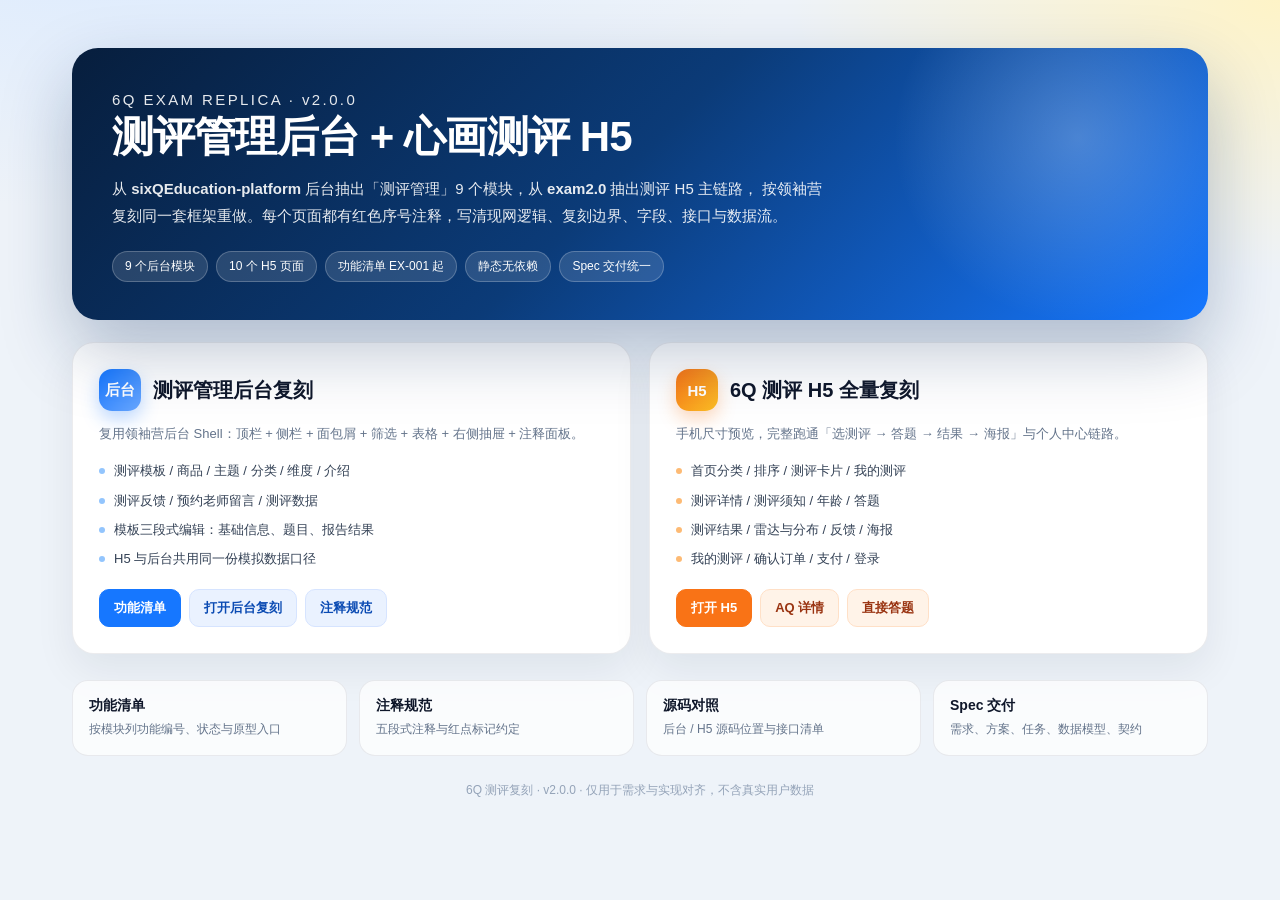
<file: index.html>
<!DOCTYPE html>
<html lang="zh-CN">
<head>
  <meta charset="UTF-8" />
  <meta name="viewport" content="width=device-width, initial-scale=1.0" />
  <title>6Q 测评复刻 · v2.0.0</title>
  <style>
    :root {
      --ink: #0f172a;
      --ink-2: #334155;
      --muted: #64748b;
      --line: rgba(15, 23, 42, 0.08);
      --blue: #1677ff;
      --deep: #0b2b5c;
      --card: #ffffff;
      --bg: #eef3f9;
    }
    * { box-sizing: border-box; }
    body {
      margin: 0;
      min-height: 100vh;
      background:
        radial-gradient(1100px 500px at 10% -10%, #dbeafe 0, transparent 60%),
        radial-gradient(900px 500px at 100% 0, #fef3c7 0, transparent 55%),
        var(--bg);
      color: var(--ink);
      font-family: -apple-system, BlinkMacSystemFont, "Segoe UI", "PingFang SC", "Microsoft YaHei", sans-serif;
    }
    .wrap { max-width: 1180px; margin: 0 auto; padding: 48px 22px 64px; }
    .hero {
      position: relative;
      overflow: hidden;
      border-radius: 26px;
      padding: 38px 40px;
      color: #fff;
      background: linear-gradient(135deg, #071e3d 0%, #0b3b78 48%, #1677ff 100%);
      box-shadow: 0 30px 70px rgba(11, 43, 92, 0.28);
    }
    .hero::after {
      content: "";
      position: absolute;
      right: -80px; top: -120px;
      width: 420px; height: 420px;
      border-radius: 50%;
      background: radial-gradient(circle, rgba(255,255,255,.24), transparent 62%);
    }
    .eye { margin: 0 0 12px; font-size: 12px; letter-spacing: .16em; opacity: .72; }
    .hero h1 { margin: 0 0 14px; font-size: 42px; line-height: 1.15; letter-spacing: -.02em; }
    .hero p { margin: 0; max-width: 720px; font-size: 15px; line-height: 1.8; opacity: .9; }
    .tags { display: flex; flex-wrap: wrap; gap: 8px; margin-top: 22px; }
    .tag {
      padding: 6px 12px; border-radius: 999px; font-size: 12px;
      background: rgba(255,255,255,.13); border: 1px solid rgba(255,255,255,.22);
    }
    .cards { display: grid; grid-template-columns: repeat(2, minmax(0, 1fr)); gap: 18px; margin-top: 22px; }
    .card {
      background: var(--card);
      border: 1px solid var(--line);
      border-radius: 22px;
      padding: 26px;
      box-shadow: 0 16px 40px rgba(15, 23, 42, .07);
      display: flex; flex-direction: column;
    }
    .card__top { display: flex; align-items: center; gap: 12px; margin-bottom: 12px; }
    .badge {
      width: 42px; height: 42px; border-radius: 13px;
      display: grid; place-items: center; color: #fff; font-weight: 800; font-size: 15px;
      background: linear-gradient(135deg, #1677ff, #6aa8ff);
      box-shadow: 0 8px 18px rgba(22, 119, 255, .28);
    }
    .badge--h5 { background: linear-gradient(135deg, #f97316, #fbbf24); box-shadow: 0 8px 18px rgba(249, 115, 22, .28); }
    .card h2 { margin: 0; font-size: 20px; }
    .card__sub { margin: 0 0 16px; color: var(--muted); font-size: 13px; line-height: 1.7; }
    .list { margin: 0 0 20px; padding: 0; list-style: none; display: grid; gap: 9px; }
    .list li { display: flex; gap: 9px; font-size: 13px; color: var(--ink-2); line-height: 1.55; }
    .list li::before { content: ""; width: 6px; height: 6px; margin-top: 7px; border-radius: 50%; background: #93c5fd; flex: 0 0 auto; }
    .card--h5 .list li::before { background: #fdba74; }
    .links { margin-top: auto; display: flex; flex-wrap: wrap; gap: 8px; }
    .btn {
      display: inline-flex; align-items: center; gap: 6px;
      padding: 9px 14px; border-radius: 10px; font-size: 13px; font-weight: 600;
      text-decoration: none; color: #0b4bb3; background: #eaf2ff; border: 1px solid #d6e4ff;
    }
    .btn:hover { background: #dfeaff; }
    .btn--primary { color: #fff; background: #1677ff; border-color: #1677ff; }
    .btn--primary:hover { background: #0e63df; }
    .btn--h5 { color: #9a3412; background: #fff3e8; border-color: #ffe0c7; }
    .btn--h5.btn--primary { color: #fff; background: #f97316; border-color: #f97316; }
    .foot {
      margin-top: 26px; display: grid; grid-template-columns: repeat(4, minmax(0, 1fr)); gap: 12px;
    }
    .mini {
      background: rgba(255,255,255,.7); border: 1px solid var(--line); border-radius: 16px;
      padding: 16px; text-decoration: none; color: var(--ink);
    }
    .mini b { display: block; font-size: 14px; margin-bottom: 4px; }
    .mini span { color: var(--muted); font-size: 12px; line-height: 1.6; }
    .ver { margin-top: 26px; text-align: center; color: #94a3b8; font-size: 12px; }
    @media (max-width: 860px) {
      .wrap { padding: 24px 14px 40px; }
      .hero { padding: 28px 22px; }
      .hero h1 { font-size: 30px; }
      .cards { grid-template-columns: 1fr; }
      .foot { grid-template-columns: repeat(2, minmax(0, 1fr)); }
    }
  </style>
</head>
<body>
  <div class="wrap">
    <header class="hero">
      <p class="eye">6Q EXAM REPLICA · v2.0.0</p>
      <h1>测评管理后台 + 心画测评 H5</h1>
      <p>
        从 <b>sixQEducation-platform</b> 后台抽出「测评管理」9 个模块，从 <b>exam2.0</b> 抽出测评 H5 主链路，
        按领袖营复刻同一套框架重做。每个页面都有红色序号注释，写清现网逻辑、复刻边界、字段、接口与数据流。
      </p>
      <div class="tags">
        <span class="tag">9 个后台模块</span>
        <span class="tag">10 个 H5 页面</span>
        <span class="tag">功能清单 EX-001 起</span>
        <span class="tag">静态无依赖</span>
        <span class="tag">Spec 交付统一</span>
      </div>
    </header>

    <section class="cards">
      <article class="card">
        <div class="card__top">
          <div class="badge">后台</div>
          <h2>测评管理后台复刻</h2>
        </div>
        <p class="card__sub">复用领袖营后台 Shell：顶栏 + 侧栏 + 面包屑 + 筛选 + 表格 + 右侧抽屉 + 注释面板。</p>
        <ul class="list">
          <li>测评模板 / 商品 / 主题 / 分类 / 维度 / 介绍</li>
          <li>测评反馈 / 预约老师留言 / 测评数据</li>
          <li>模板三段式编辑：基础信息、题目、报告结果</li>
          <li>H5 与后台共用同一份模拟数据口径</li>
        </ul>
        <div class="links">
          <a class="btn btn--primary" href="6Q_exam_battalion/index.html">功能清单</a>
          <a class="btn" href="6Q_exam_battalion/replica.html?p=template-list">打开后台复刻</a>
          <a class="btn" href="docs/CONVENTIONS.md">注释规范</a>
        </div>
      </article>

      <article class="card card--h5">
        <div class="card__top">
          <div class="badge badge--h5">H5</div>
          <h2>6Q 测评 H5 全量复刻</h2>
        </div>
        <p class="card__sub">手机尺寸预览，完整跑通「选测评 → 答题 → 结果 → 海报」与个人中心链路。</p>
        <ul class="list">
          <li>首页分类 / 排序 / 测评卡片 / 我的测评</li>
          <li>测评详情 / 测评须知 / 年龄 / 答题</li>
          <li>测评结果 / 雷达与分布 / 反馈 / 海报</li>
          <li>我的测评 / 确认订单 / 支付 / 登录</li>
        </ul>
        <div class="links">
          <a class="btn btn--h5 btn--primary" href="6Q_exam_h5/index.html">打开 H5</a>
          <a class="btn btn--h5" href="6Q_exam_h5/detail.html?goodsId=g-aq">AQ 详情</a>
          <a class="btn btn--h5" href="6Q_exam_h5/quiz.html?goodsId=g-aq">直接答题</a>
        </div>
      </article>
    </section>

    <section class="foot">
      <a class="mini" href="docs/FEATURES.md"><b>功能清单</b><span>按模块列功能编号、状态与原型入口</span></a>
      <a class="mini" href="docs/CONVENTIONS.md"><b>注释规范</b><span>五段式注释与红点标记约定</span></a>
      <a class="mini" href="docs/REFERENCE.md"><b>源码对照</b><span>后台 / H5 源码位置与接口清单</span></a>
      <a class="mini" href="specs/001-exam-replica/spec.md"><b>Spec 交付</b><span>需求、方案、任务、数据模型、契约</span></a>
    </section>

    <p class="ver">6Q 测评复刻 · v2.0.0 · 仅用于需求与实现对齐，不含真实用户数据</p>
  </div>
</body>
</html>
</file>
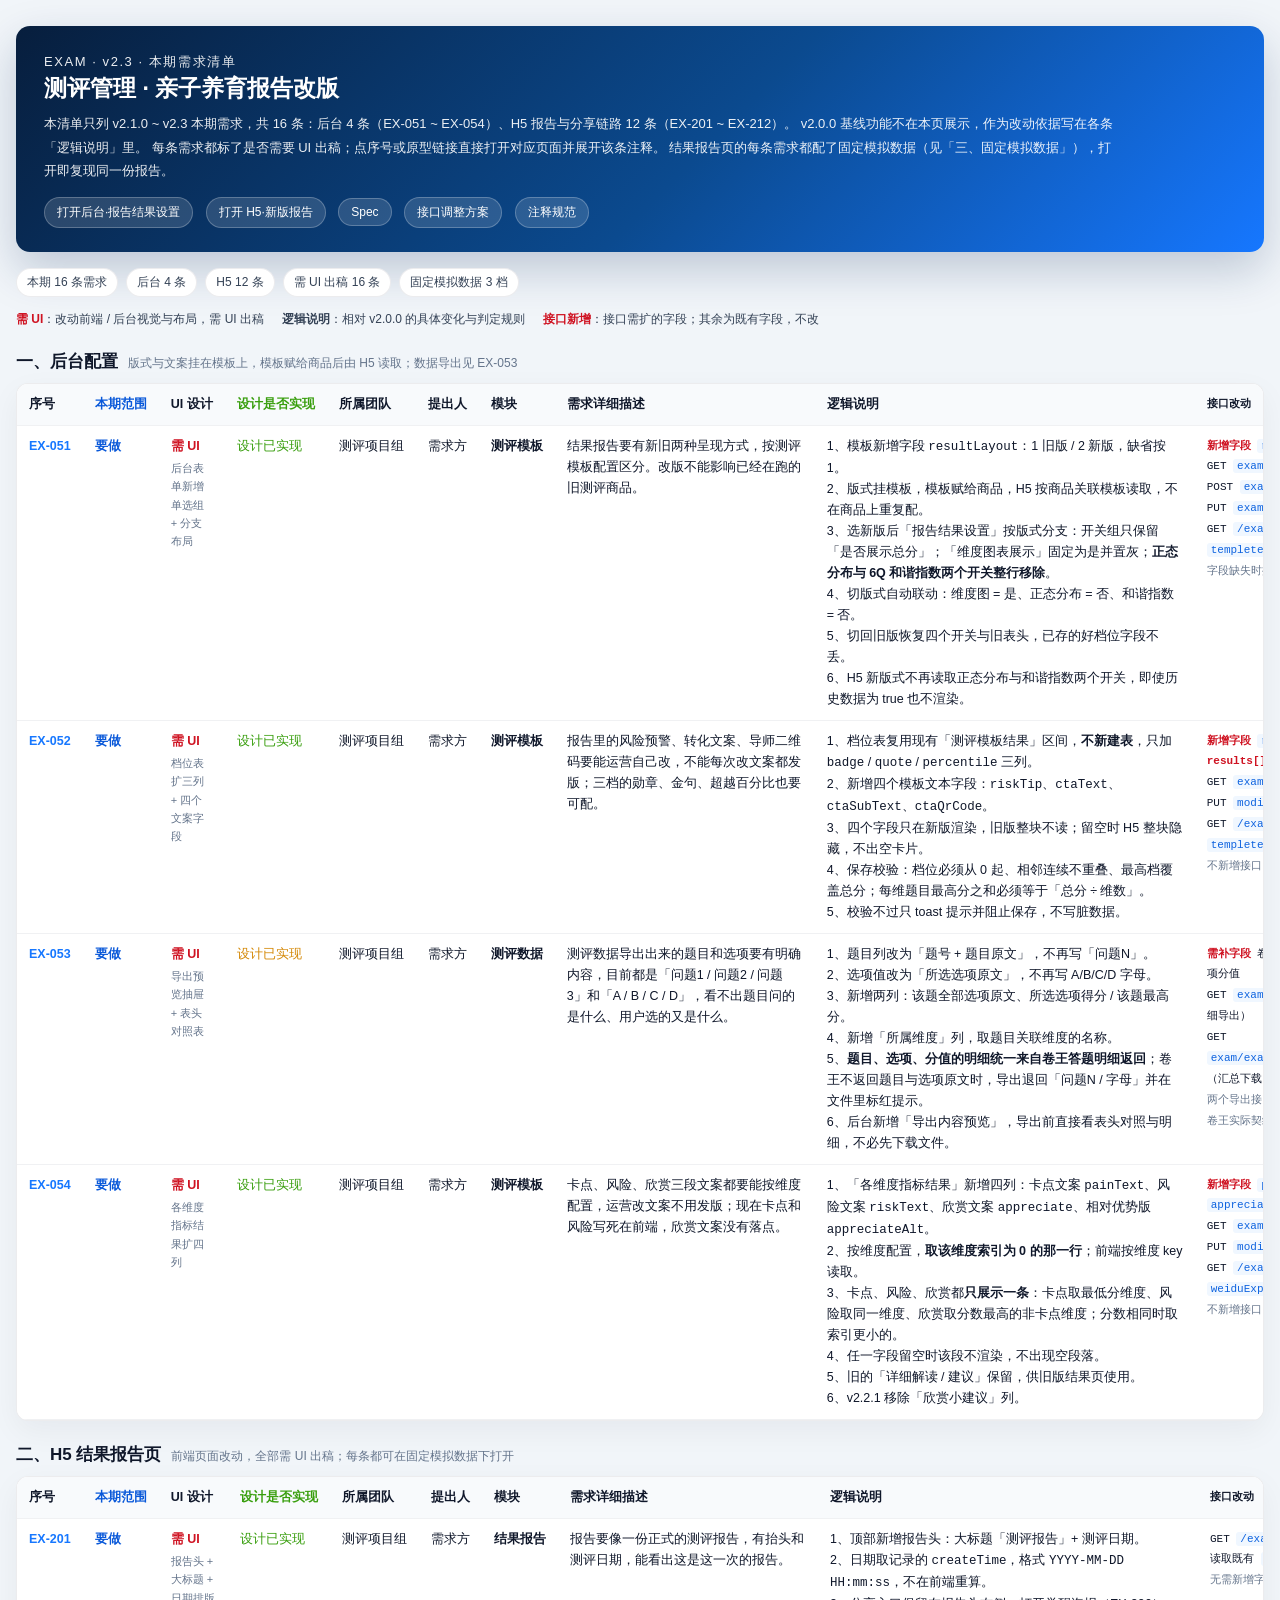
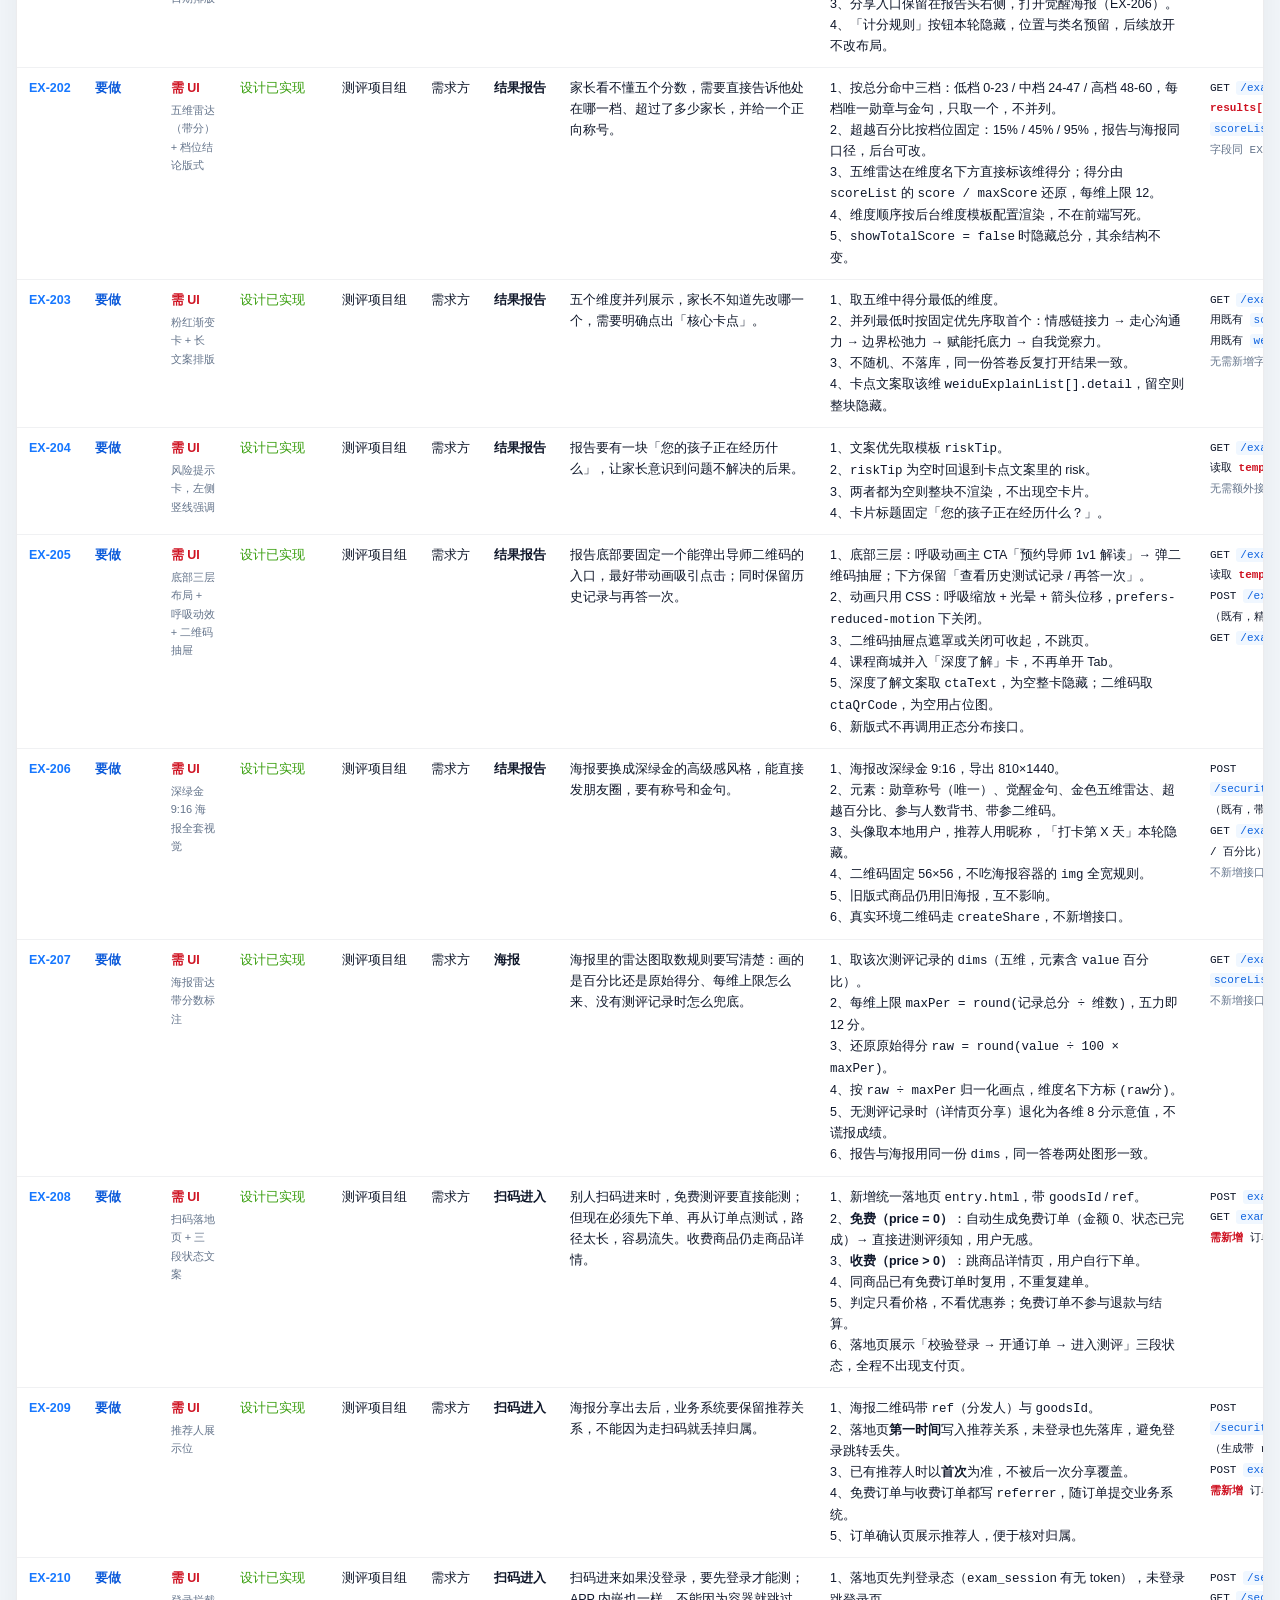
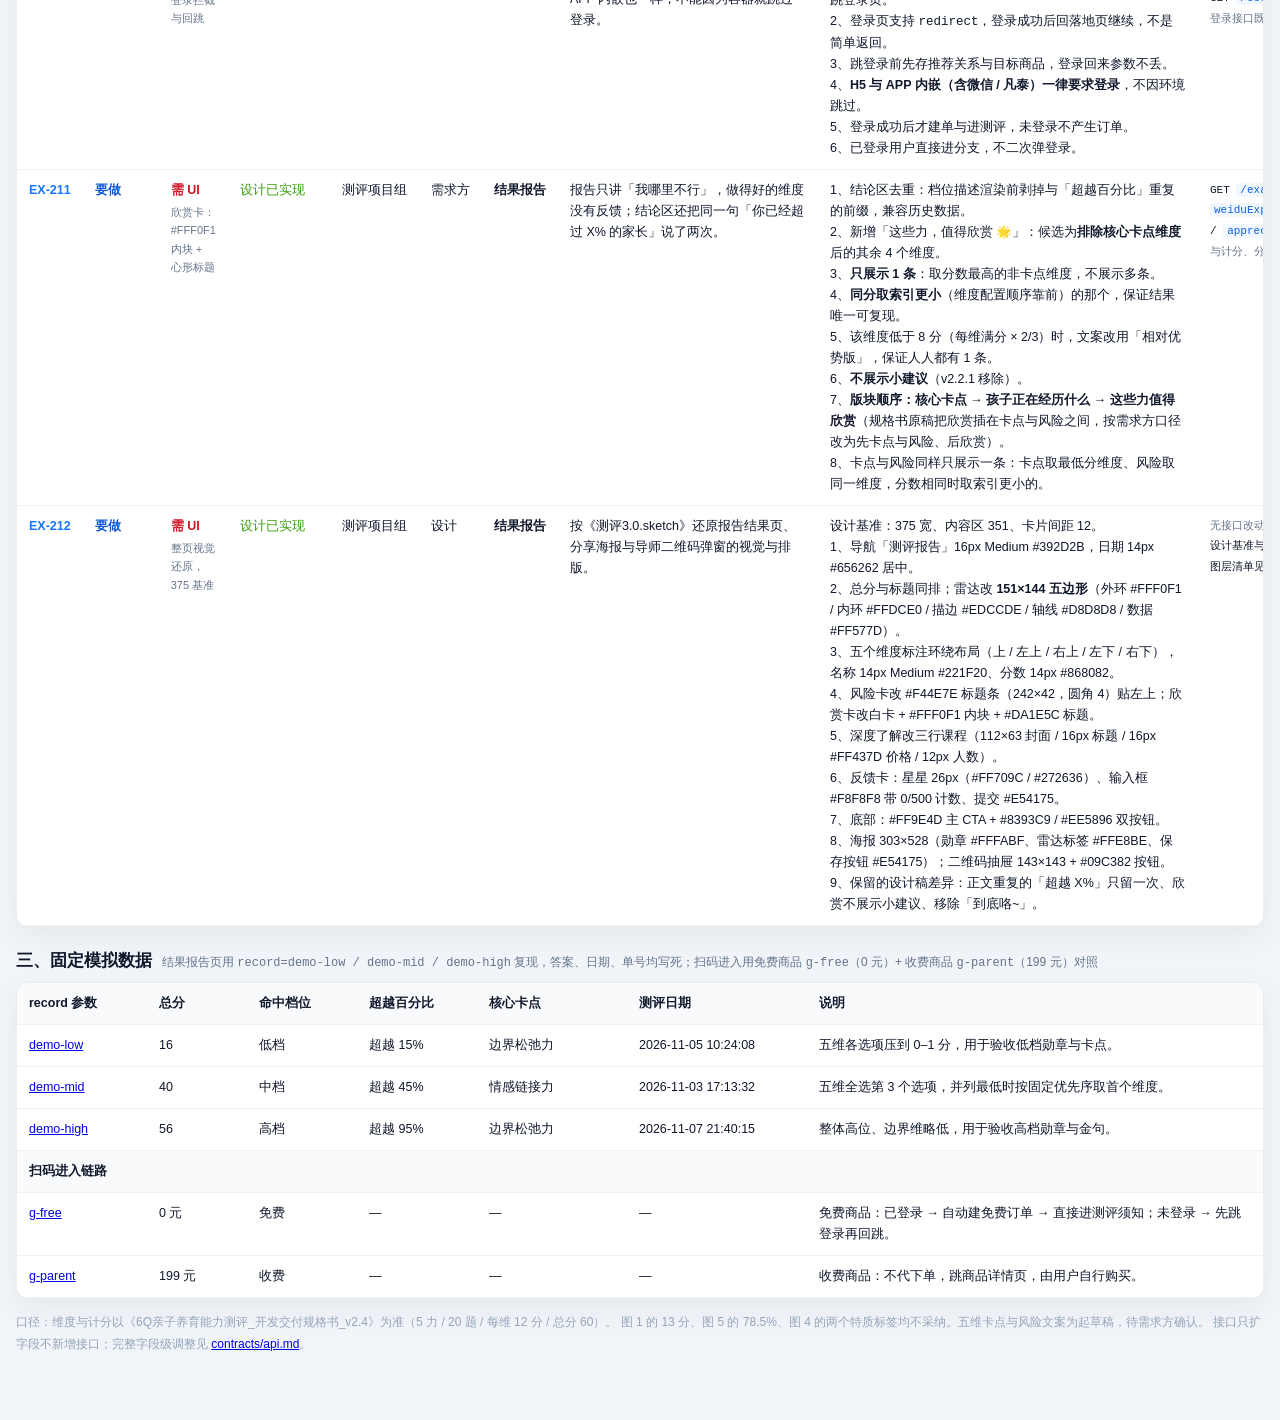
<file: 6Q_exam_battalion/index.html>
<!DOCTYPE html>
<html lang="zh-CN">
<head>
  <meta charset="UTF-8" />
  <meta name="viewport" content="width=device-width, initial-scale=1.0" />
  <title>测评管理 · v2.3 功能清单</title>  <style>
    :root {
      --ink: #0f172a; --ink2: #334155; --muted: #64748b; --line: rgba(15,23,42,.08);
      --blue: #1677ff; --deep: #0b2b5c; --bg: #f1f5f9; --red: #cf1322; --amber: #d48806; --green: #389e0d;
    }
    * { box-sizing: border-box; }
    body { margin: 0; background: var(--bg); color: var(--ink); font-family: -apple-system, BlinkMacSystemFont, "Segoe UI", "PingFang SC", "Microsoft YaHei", sans-serif; }
    .nav-page { max-width: 1680px; margin: 26px auto 64px; padding: 0 16px; }
    .nav-hero { background: linear-gradient(135deg, #071e3d, #0b4a8f 55%, #1677ff); color: #fff; border-radius: 14px; padding: 24px 28px; margin-bottom: 16px; box-shadow: 0 18px 46px rgba(11,43,92,.22); }
    .nav-hero__eye { margin: 0 0 8px; font-size: 11px; letter-spacing: .12em; opacity: .75; }
    .nav-hero h1 { margin: 0 0 8px; font-size: 23px; }
    .nav-hero p { margin: 0; max-width: 1080px; font-size: 13px; line-height: 1.8; opacity: .92; }
    .nav-hero a { display: inline-block; margin-top: 14px; margin-right: 8px; padding: 6px 12px; border-radius: 999px; color: #fff; text-decoration: none; font-size: 12px; background: rgba(255,255,255,.14); border: 1px solid rgba(255,255,255,.24); }
    .nav-hero a:hover { background: rgba(255,255,255,.22); }
    .meta { display: flex; flex-wrap: wrap; gap: 8px; margin: 0 0 14px; }
    .meta span { padding: 5px 10px; border-radius: 999px; background: #fff; border: 1px solid var(--line); color: var(--ink2); font-size: 12px; }
    .zone-head { display: flex; align-items: baseline; gap: 10px; margin: 22px 0 10px; }
    .zone-head h2 { margin: 0; font-size: 17px; }
    .zone-head span { font-size: 12px; color: var(--muted); }
    .sheet { background: #fff; border: 1px solid var(--line); border-radius: 12px; overflow: auto; box-shadow: 0 10px 30px rgba(15,23,42,.05); }
    table { width: 100%; border-collapse: collapse; font-size: 12.5px; }
    th, td { padding: 10px 12px; border-bottom: 1px solid #f0f1f3; text-align: left; vertical-align: top; line-height: 1.68; }
    th { position: sticky; top: 0; z-index: 2; background: #f8fafc; font-weight: 600; white-space: nowrap; }
    tr:hover td { background: #fafcff; }
    .no { width: 74px; white-space: nowrap; }
    .no a { color: var(--blue); font-weight: 700; text-decoration: none; font-variant-numeric: tabular-nums; }
    .no a:hover { text-decoration: underline; }
    .scope { width: 84px; white-space: nowrap; color: #0958d9; font-weight: 600; }
    .ui { width: 112px; white-space: nowrap; }
    .ui--yes { color: var(--red); font-weight: 700; }
    .ui--no { color: var(--muted); }
    .ui-note { display: block; margin-top: 2px; font-size: 11px; color: var(--muted); font-weight: 400; white-space: normal; }
    .st { width: 110px; white-space: nowrap; color: var(--green); }
    .st--partial { color: var(--amber); }
    .team, .who { width: 96px; white-space: nowrap; }
    .mod { width: 108px; white-space: nowrap; font-weight: 600; }
    .text { min-width: 260px; }
    .logic { min-width: 380px; }
    .api { min-width: 330px; font-family: ui-monospace, Menlo, Consolas, monospace; font-size: 11px; line-height: 1.9; }
    .api code { padding: 1px 4px; border-radius: 3px; background: #f0f7ff; color: #0e63df; }
    .api .new { color: var(--red); font-weight: 700; }
    .api .keep { color: var(--muted); }
    .proto { width: 196px; }
    .proto a { display: block; color: var(--blue); text-decoration: none; line-height: 1.85; }
    .proto a:hover { text-decoration: underline; }
    .proto .tag { display: inline-block; margin-bottom: 3px; padding: 0 5px; border-radius: 3px; background: #fff1f0; color: var(--red); font-size: 10px; font-weight: 700; }
    .demo { width: 100%; }
    .demo td { font-size: 12.5px; }
    .foot { margin-top: 12px; color: #94a3b8; font-size: 12px; line-height: 1.9; }
    .legend { display: flex; flex-wrap: wrap; gap: 18px; margin: 0 0 12px; font-size: 12px; color: var(--ink2); }
    .legend b { font-weight: 600; }
    .legend .red { color: var(--red); }
  </style>
</head>
<body>
  <div class="nav-page">
    <header class="nav-hero">
      <p class="nav-hero__eye">EXAM · v2.3 · 本期需求清单</p>
      <h1>测评管理 · 亲子养育报告改版</h1>
      <p>
        本清单只列 v2.1.0 ~ v2.3 本期需求，共 16 条：后台 4 条（EX-051 ~ EX-054）、H5 报告与分享链路 12 条（EX-201 ~ EX-212）。
        v2.0.0 基线功能不在本页展示，作为改动依据写在各条「逻辑说明」里。
        每条需求都标了是否需要 UI 出稿；点序号或原型链接直接打开对应页面并展开该条注释。
        结果报告页的每条需求都配了固定模拟数据（见「三、固定模拟数据」），打开即复现同一份报告。
      </p>
      <a href="replica.html?p=template-form&id=tpl-parent&tab=3">打开后台·报告结果设置</a>
      <a href="../6Q_exam_h5/result.html?record=demo-mid&goodsId=g-parent">打开 H5·新版报告</a>
      <a href="../specs/002-report-v2.1.0/spec.md">Spec</a>
      <a href="../specs/002-report-v2.1.0/contracts/api.md">接口调整方案</a>
      <a href="../docs/CONVENTIONS.md">注释规范</a>
    </header>

    <div class="meta">
      <span>本期 16 条需求</span><span>后台 4 条</span><span>H5 12 条</span><span>需 UI 出稿 16 条</span><span>固定模拟数据 3 档</span>
    </div>

    <div class="legend">
      <span><b class="red">需 UI</b>：改动前端 / 后台视觉与布局，需 UI 出稿</span>
      <span><b>逻辑说明</b>：相对 v2.0.0 的具体变化与判定规则</span>
      <span><b class="red">接口新增</b>：接口需扩的字段；其余为既有字段，不改</span>
    </div>

    <div class="zone-head"><h2>一、后台配置</h2><span>版式与文案挂在模板上，模板赋给商品后由 H5 读取；数据导出见 EX-053</span></div>
    <div class="sheet">
      <table>
        <thead>
          <tr>
            <th class="no">序号</th>
            <th class="scope">本期范围</th>
            <th class="ui">UI 设计</th>
            <th class="st">设计是否实现</th>
            <th class="team">所属团队</th>
            <th class="who">提出人</th>
            <th class="mod">模块</th>
            <th class="text">需求详细描述</th>
            <th class="logic">逻辑说明</th>
            <th class="api">接口改动</th>
            <th class="proto">原型入口</th>
          </tr>
        </thead>
        <tbody>
          <tr id="req-EX-051">
            <td class="no"><a href="replica.html?p=template-form&id=tpl-parent&tab=1&note=EX-051">EX-051</a></td>
            <td class="scope">要做</td>
            <td class="ui ui--yes">需 UI<span class="ui-note">后台表单新增单选组 + 分支布局</span></td>
            <td class="st">设计已实现</td>
            <td class="team">测评项目组</td>
            <td class="who">需求方</td>
            <td class="mod">测评模板</td>
            <td class="text">结果报告要有新旧两种呈现方式，按测评模板配置区分。改版不能影响已经在跑的旧测评商品。</td>
            <td class="logic">
              1、模板新增字段 <code>resultLayout</code>：1 旧版 / 2 新版，缺省按 1。<br />
              2、版式挂模板，模板赋给商品，H5 按商品关联模板读取，不在商品上重复配。<br />
              3、选新版后「报告结果设置」按版式分支：开关组只保留「是否展示总分」；「维度图表展示」固定为是并置灰；<b>正态分布与 6Q 和谐指数两个开关整行移除</b>。<br />
              4、切版式自动联动：维度图 = 是、正态分布 = 否、和谐指数 = 否。<br />
              5、切回旧版恢复四个开关与旧表头，已存的好档位字段不丢。<br />
              6、H5 新版式不再读取正态分布与和谐指数两个开关，即使历史数据为 true 也不渲染。
            </td>
            <td class="api">
              <span class="new">新增字段</span> <code>resultLayout</code><br />
              GET <code>exam/exam/templete/detail</code> 响应带出<br />
              POST <code>exam/exam/templete/create</code> 接收<br />
              PUT <code>exam/exam/templete/modify</code> 接收<br />
              GET <code>/exam/app/api/viewCheckResult</code> 返回 <code>templete.resultLayout</code><br />
              <span class="keep">字段缺失时按 1 处理，旧模板零改动</span>
            </td>
            <td class="proto">
              <a href="replica.html?p=template-form&id=tpl-parent&tab=1&note=EX-051">新版模板 · 基础信息</a>
              <a href="replica.html?p=template-form&id=tpl-aq&tab=3&note=EX-051">旧版模板 · 报告结果（对照）</a>
            </td>
          </tr>
          <tr id="req-EX-052">
            <td class="no"><a href="replica.html?p=template-form&id=tpl-parent&tab=3&note=EX-052">EX-052</a></td>
            <td class="scope">要做</td>
            <td class="ui ui--yes">需 UI<span class="ui-note">档位表扩三列 + 四个文案字段</span></td>
            <td class="st">设计已实现</td>
            <td class="team">测评项目组</td>
            <td class="who">需求方</td>
            <td class="mod">测评模板</td>
            <td class="text">报告里的风险预警、转化文案、导师二维码要能运营自己改，不能每次改文案都发版；三档的勋章、金句、超越百分比也要可配。</td>
            <td class="logic">
              1、档位表复用现有「测评模板结果」区间，<b>不新建表</b>，只加 <code>badge</code> / <code>quote</code> / <code>percentile</code> 三列。<br />
              2、新增四个模板文本字段：<code>riskTip</code>、<code>ctaText</code>、<code>ctaSubText</code>、<code>ctaQrCode</code>。<br />
              3、四个字段只在新版渲染，旧版整块不读；留空时 H5 整块隐藏，不出空卡片。<br />
              4、保存校验：档位必须从 0 起、相邻连续不重叠、最高档覆盖总分；每维题目最高分之和必须等于「总分 ÷ 维数」。<br />
              5、校验不过只 toast 提示并阻止保存，不写脏数据。
            </td>
            <td class="api">
              <span class="new">新增字段</span> <code>riskTip</code> <code>ctaText</code> <code>ctaSubText</code> <code>ctaQrCode</code><br />
              <span class="new">results[] 新增</span> <code>badge</code> <code>quote</code> <code>percentile</code><br />
              GET <code>exam/exam/templete/detail</code> / POST <code>create</code> / PUT <code>modify</code><br />
              GET <code>/exam/app/api/viewCheckResult</code> 下发 <code>templete.*</code> 与 <code>results[]</code><br />
              <span class="keep">不新增接口，不新建表</span>
            </td>
            <td class="proto">
              <a href="replica.html?p=template-form&id=tpl-parent&tab=3&note=EX-052">新版模板 · 报告结果</a>
              <a href="replica.html?p=template-detail&id=tpl-parent&tab=report">模板详情 · 报告结果（只读）</a>
            </td>
          </tr>
          <tr id="req-EX-053">
            <td class="no"><a href="replica.html?p=data&note=EX-053">EX-053</a></td>
            <td class="scope">要做</td>
            <td class="ui ui--yes">需 UI<span class="ui-note">导出预览抽屉 + 表头对照表</span></td>
            <td class="st st--partial">设计已实现</td>
            <td class="team">测评项目组</td>
            <td class="who">需求方</td>
            <td class="mod">测评数据</td>
            <td class="text">测评数据导出出来的题目和选项要有明确内容，目前都是「问题1 / 问题2 / 问题3」和「A / B / C / D」，看不出题目问的是什么、用户选的又是什么。</td>
            <td class="logic">
              1、题目列改为「题号 + 题目原文」，不再写「问题N」。<br />
              2、选项值改为「所选选项原文」，不再写 A/B/C/D 字母。<br />
              3、新增两列：该题全部选项原文、所选选项得分 / 该题最高分。<br />
              4、新增「所属维度」列，取题目关联维度的名称。<br />
              5、<b>题目、选项、分值的明细统一来自卷王答题明细返回</b>；卷王不返回题目与选项原文时，导出退回「问题N / 字母」并在文件里标红提示。<br />
              6、后台新增「导出内容预览」，导出前直接看表头对照与明细，不必先下载文件。
            </td>
            <td class="api">
              <span class="new">需补字段</span> 卷王答题明细：题目原文 / 选项原文 / 选项序号 / 选项分值<br />
              GET <code>exam/exam/user/check/exportCheckStatistic</code>（明细导出）<br />
              GET <code>exam/exam/user/favourite/exportTempleteUserAnswer</code>（汇总下载）<br />
              <span class="keep">两个导出接口需把卷王返回的题目与选项原文透传到文件；字段名以卷王实际契约为准（原型标「待接口确认」）</span>
            </td>
            <td class="proto">
              <a href="replica.html?p=data&note=EX-053"><span class="tag">导出预览</span>测评数据</a>
              <a href="replica.html?p=data&note=EX-053">打开后点「导出内容预览」</a>
            </td>
          </tr>
          <tr id="req-EX-054">
            <td class="no"><a href="replica.html?p=template-form&id=tpl-parent&tab=3&note=EX-054">EX-054</a></td>
            <td class="scope">要做</td>
            <td class="ui ui--yes">需 UI<span class="ui-note">各维度指标结果扩四列</span></td>
            <td class="st">设计已实现</td>
            <td class="team">测评项目组</td>
            <td class="who">需求方</td>
            <td class="mod">测评模板</td>
            <td class="text">卡点、风险、欣赏三段文案都要能按维度配置，运营改文案不用发版；现在卡点和风险写死在前端，欣赏文案没有落点。</td>
            <td class="logic">
              1、「各维度指标结果」新增四列：卡点文案 <code>painText</code>、风险文案 <code>riskText</code>、欣赏文案 <code>appreciate</code>、相对优势版 <code>appreciateAlt</code>。<br />
              2、按维度配置，<b>取该维度索引为 0 的那一行</b>；前端按维度 key 读取。<br />
              3、卡点、风险、欣赏都<b>只展示一条</b>：卡点取最低分维度、风险取同一维度、欣赏取分数最高的非卡点维度；分数相同时取索引更小的。<br />
              4、任一字段留空时该段不渲染，不出现空段落。<br />
              5、旧的「详细解读 / 建议」保留，供旧版结果页使用。<br />
              6、v2.2.1 移除「欣赏小建议」列。
            </td>
            <td class="api">
              <span class="new">新增字段</span> <code>painText</code> <code>riskText</code> <code>appreciate</code> <code>appreciateAlt</code><br />
              GET <code>exam/exam/templete/detail</code> / POST <code>create</code> / PUT <code>modify</code> 的 <code>dimensionExplains[]</code><br />
              GET <code>/exam/app/api/viewCheckResult</code> 的 <code>weiduExplainList[]</code><br />
              <span class="keep">不新增接口、不新建表</span>
            </td>
            <td class="proto">
              <a href="replica.html?p=template-form&id=tpl-parent&tab=3&note=EX-054">各维度文案配置</a>
              <a href="replica.html?p=template-detail&id=tpl-parent&tab=report">模板详情 · 只读</a>
            </td>
          </tr>
        </tbody>
      </table>
    </div>

    <div class="zone-head"><h2>二、H5 结果报告页</h2><span>前端页面改动，全部需 UI 出稿；每条都可在固定模拟数据下打开</span></div>    <div class="sheet">
      <table>
        <thead>
          <tr>
            <th class="no">序号</th>
            <th class="scope">本期范围</th>
            <th class="ui">UI 设计</th>
            <th class="st">设计是否实现</th>
            <th class="team">所属团队</th>
            <th class="who">提出人</th>
            <th class="mod">模块</th>
            <th class="text">需求详细描述</th>
            <th class="logic">逻辑说明</th>
            <th class="api">接口改动</th>
            <th class="proto">原型入口（固定数据）</th>
          </tr>
        </thead>
        <tbody>
          <tr id="req-EX-201">
            <td class="no"><a href="../6Q_exam_h5/result.html?record=demo-mid&goodsId=g-parent&note=EX-201">EX-201</a></td>
            <td class="scope">要做</td>
            <td class="ui ui--yes">需 UI<span class="ui-note">报告头 + 大标题 + 日期排版</span></td>
            <td class="st">设计已实现</td>
            <td class="team">测评项目组</td>
            <td class="who">需求方</td>
            <td class="mod">结果报告</td>
            <td class="text">报告要像一份正式的测评报告，有抬头和测评日期，能看出这是这一次的报告。</td>
            <td class="logic">
              1、顶部新增报告头：大标题「测评报告」+ 测评日期。<br />
              2、日期取记录的 <code>createTime</code>，格式 <code>YYYY-MM-DD HH:mm:ss</code>，不在前端重算。<br />
              3、分享入口保留在报告头右侧，打开觉醒海报（EX-206）。<br />
              4、「计分规则」按钮本轮隐藏，位置与类名预留，后续放开不改布局。
            </td>
            <td class="api">
              GET <code>/exam/app/api/viewCheckResult</code><br />
              读取既有 <code>check.createTime</code><br />
              <span class="keep">无需新增字段</span>
            </td>
            <td class="proto">
              <a href="../6Q_exam_h5/result.html?record=demo-mid&goodsId=g-parent&note=EX-201"><span class="tag">中档 40 分</span>报告头</a>
            </td>
          </tr>
          <tr id="req-EX-202">
            <td class="no"><a href="../6Q_exam_h5/result.html?record=demo-mid&goodsId=g-parent&note=EX-202">EX-202</a></td>
            <td class="scope">要做</td>
            <td class="ui ui--yes">需 UI<span class="ui-note">五维雷达（带分）+ 档位结论版式</span></td>
            <td class="st">设计已实现</td>
            <td class="team">测评项目组</td>
            <td class="who">需求方</td>
            <td class="mod">结果报告</td>
            <td class="text">家长看不懂五个分数，需要直接告诉他处在哪一档、超过了多少家长，并给一个正向称号。</td>
            <td class="logic">
              1、按总分命中三档：低档 0-23 / 中档 24-47 / 高档 48-60，每档唯一勋章与金句，只取一个，不并列。<br />
              2、超越百分比按档位固定：15% / 45% / 95%，报告与海报同口径，后台可改。<br />
              3、五维雷达在维度名下方直接标该维得分；得分由 <code>scoreList</code> 的 <code>score / maxScore</code> 还原，每维上限 12。<br />
              4、维度顺序按后台维度模板配置渲染，不在前端写死。<br />
              5、<code>showTotalScore = false</code> 时隐藏总分，其余结构不变。
            </td>
            <td class="api">
              GET <code>/exam/app/api/viewCheckResult</code><br />
              <span class="new">results[] 新增</span> <code>badge</code> <code>quote</code> <code>percentile</code><br />
              <code>scoreList[]</code> 需含 <code>name</code> / <code>score</code> / <code>maxScore</code><br />
              <span class="keep">字段同 EX-052，不重复新增</span>
            </td>
            <td class="proto">
              <a href="../6Q_exam_h5/result.html?record=demo-low&goodsId=g-parent&note=EX-202"><span class="tag">低档 16 分</span>15%</a>
              <a href="../6Q_exam_h5/result.html?record=demo-mid&goodsId=g-parent&note=EX-202"><span class="tag">中档 40 分</span>45%</a>
              <a href="../6Q_exam_h5/result.html?record=demo-high&goodsId=g-parent&note=EX-202"><span class="tag">高档 56 分</span>95%</a>
            </td>
          </tr>
          <tr id="req-EX-203">
            <td class="no"><a href="../6Q_exam_h5/result.html?record=demo-mid&goodsId=g-parent&note=EX-203">EX-203</a></td>
            <td class="scope">要做</td>
            <td class="ui ui--yes">需 UI<span class="ui-note">粉红渐变卡 + 长文案排版</span></td>
            <td class="st">设计已实现</td>
            <td class="team">测评项目组</td>
            <td class="who">需求方</td>
            <td class="mod">结果报告</td>
            <td class="text">五个维度并列展示，家长不知道先改哪一个，需要明确点出「核心卡点」。</td>
            <td class="logic">
              1、取五维中得分最低的维度。<br />
              2、并列最低时按固定优先序取首个：情感链接力 → 走心沟通力 → 边界松弛力 → 赋能托底力 → 自我觉察力。<br />
              3、不随机、不落库，同一份答卷反复打开结果一致。<br />
              4、卡点文案取该维 <code>weiduExplainList[].detail</code>，留空则整块隐藏。
            </td>
            <td class="api">
              GET <code>/exam/app/api/viewCheckResult</code><br />
              用既有 <code>scoreList</code> 求最低维<br />
              用既有 <code>weiduExplainList[].detail</code> 取文案<br />
              <span class="keep">无需新增字段</span>
            </td>
            <td class="proto">
              <a href="../6Q_exam_h5/result.html?record=demo-mid&goodsId=g-parent&note=EX-203"><span class="tag">中档 40 分</span>卡点：情感链接力</a>
              <a href="../6Q_exam_h5/result.html?record=demo-low&goodsId=g-parent&note=EX-203"><span class="tag">低档 16 分</span>卡点：边界松弛力</a>
            </td>
          </tr>
          <tr id="req-EX-204">
            <td class="no"><a href="../6Q_exam_h5/result.html?record=demo-mid&goodsId=g-parent&note=EX-204">EX-204</a></td>
            <td class="scope">要做</td>
            <td class="ui ui--yes">需 UI<span class="ui-note">风险提示卡，左侧竖线强调</span></td>
            <td class="st">设计已实现</td>
            <td class="team">测评项目组</td>
            <td class="who">需求方</td>
            <td class="mod">结果报告</td>
            <td class="text">报告要有一块「您的孩子正在经历什么」，让家长意识到问题不解决的后果。</td>
            <td class="logic">
              1、文案优先取模板 <code>riskTip</code>。<br />
              2、<code>riskTip</code> 为空时回退到卡点文案里的 risk。<br />
              3、两者都为空则整块不渲染，不出现空卡片。<br />
              4、卡片标题固定「您的孩子正在经历什么？」。
            </td>
            <td class="api">
              GET <code>/exam/app/api/viewCheckResult</code><br />
              读取 <span class="new">templete.riskTip</span>（同 EX-052）<br />
              <span class="keep">无需额外接口</span>
            </td>
            <td class="proto">
              <a href="../6Q_exam_h5/result.html?record=demo-mid&goodsId=g-parent&note=EX-204"><span class="tag">中档 40 分</span>风险提示</a>
            </td>
          </tr>
          <tr id="req-EX-205">
            <td class="no"><a href="../6Q_exam_h5/result.html?record=demo-mid&goodsId=g-parent&note=EX-205">EX-205</a></td>
            <td class="scope">要做</td>
            <td class="ui ui--yes">需 UI<span class="ui-note">底部三层布局 + 呼吸动效 + 二维码抽屉</span></td>
            <td class="st">设计已实现</td>
            <td class="team">测评项目组</td>
            <td class="who">需求方</td>
            <td class="mod">结果报告</td>
            <td class="text">报告底部要固定一个能弹出导师二维码的入口，最好带动画吸引点击；同时保留历史记录与再答一次。</td>
            <td class="logic">
              1、底部三层：呼吸动画主 CTA「预约导师 1v1 解读」→ 弹二维码抽屉；下方保留「查看历史测试记录 / 再答一次」。<br />
              2、动画只用 CSS：呼吸缩放 + 光晕 + 箭头位移，<code>prefers-reduced-motion</code> 下关闭。<br />
              3、二维码抽屉点遮罩或关闭可收起，不跳页。<br />
              4、课程商城并入「深度了解」卡，不再单开 Tab。<br />
              5、深度了解文案取 <code>ctaText</code>，为空整卡隐藏；二维码取 <code>ctaQrCode</code>，为空用占位图。<br />
              6、新版式不再调用正态分布接口。
            </td>
            <td class="api">
              GET <code>/exam/app/api/viewCheckResult</code><br />
              读取 <span class="new">templete.ctaText / ctaSubText / ctaQrCode</span><br />
              POST <code>/exam/app/api/listGoodsInfoByTypeAndIds</code>（既有，精选课程）<br />
              GET <code>/exam/app/api/getZtfbScore</code> <span class="keep">新版不再调用</span>
            </td>
            <td class="proto">
              <a href="../6Q_exam_h5/result.html?record=demo-mid&goodsId=g-parent&note=EX-205"><span class="tag">中档 40 分</span>底部 CTA 与二维码</a>
            </td>
          </tr>
          <tr id="req-EX-206">
            <td class="no"><a href="../6Q_exam_h5/result.html?record=demo-mid&goodsId=g-parent&note=EX-206">EX-206</a></td>
            <td class="scope">要做</td>
            <td class="ui ui--yes">需 UI<span class="ui-note">深绿金 9:16 海报全套视觉</span></td>
            <td class="st">设计已实现</td>
            <td class="team">测评项目组</td>
            <td class="who">需求方</td>
            <td class="mod">结果报告</td>
            <td class="text">海报要换成深绿金的高级感风格，能直接发朋友圈，要有称号和金句。</td>
            <td class="logic">
              1、海报改深绿金 9:16，导出 810×1440。<br />
              2、元素：勋章称号（唯一）、觉醒金句、金色五维雷达、超越百分比、参与人数背书、带参二维码。<br />
              3、头像取本地用户，推荐人用昵称，「打卡第 X 天」本轮隐藏。<br />
              4、二维码固定 56×56，不吃海报容器的 <code>img</code> 全宽规则。<br />
              5、旧版式商品仍用旧海报，互不影响。<br />
              6、真实环境二维码走 <code>createShare</code>，不新增接口。
            </td>
            <td class="api">
              POST <code>/security/api/user/share/center/createShare</code>（既有，带参二维码）<br />
              GET <code>/exam/app/api/viewCheckResult</code>（勋章 / 金句 / 百分比）<br />
              <span class="keep">不新增接口</span>
            </td>
            <td class="proto">
              <a href="../6Q_exam_h5/result.html?record=demo-high&goodsId=g-parent&note=EX-206"><span class="tag">高档 56 分</span>海报（点右上分享）</a>
            </td>
          </tr>
          <tr id="req-EX-207">
            <td class="no"><a href="../6Q_exam_h5/result.html?record=demo-mid&goodsId=g-parent&note=EX-207">EX-207</a></td>
            <td class="scope">要做</td>
            <td class="ui ui--yes">需 UI<span class="ui-note">海报雷达带分数标注</span></td>
            <td class="st">设计已实现</td>
            <td class="team">测评项目组</td>
            <td class="who">需求方</td>
            <td class="mod">海报</td>
            <td class="text">海报里的雷达图取数规则要写清楚：画的是百分比还是原始得分、每维上限怎么来、没有测评记录时怎么兜底。</td>
            <td class="logic">
              1、取该次测评记录的 <code>dims</code>（五维，元素含 <code>value</code> 百分比）。<br />
              2、每维上限 <code>maxPer = round(记录总分 ÷ 维数)</code>，五力即 12 分。<br />
              3、还原原始得分 <code>raw = round(value ÷ 100 × maxPer)</code>。<br />
              4、按 <code>raw ÷ maxPer</code> 归一化画点，维度名下方标 <code>(raw分)</code>。<br />
              5、无测评记录时（详情页分享）退化为各维 8 分示意值，不谎报成绩。<br />
              6、报告与海报用同一份 <code>dims</code>，同一答卷两处图形一致。
            </td>
            <td class="api">
              GET <code>/exam/app/api/viewCheckResult</code><br />
              <code>scoreList[]</code> 需含 <code>name</code> / <code>score</code> / <code>maxScore</code><br />
              <span class="keep">不新增接口</span>
            </td>
            <td class="proto">
              <a href="../6Q_exam_h5/result.html?record=demo-mid&goodsId=g-parent&note=EX-207"><span class="tag">中档 40 分</span>海报雷达取数</a>
            </td>
          </tr>
          <tr id="req-EX-208">
            <td class="no"><a href="../6Q_exam_h5/entry.html?goodsId=g-free&ref=S6MULM1&from=poster&note=EX-208">EX-208</a></td>
            <td class="scope">要做</td>
            <td class="ui ui--yes">需 UI<span class="ui-note">扫码落地页 + 三段状态文案</span></td>
            <td class="st">设计已实现</td>
            <td class="team">测评项目组</td>
            <td class="who">需求方</td>
            <td class="mod">扫码进入</td>
            <td class="text">别人扫码进来时，免费测评要直接能测；但现在必须先下单、再从订单点测试，路径太长，容易流失。收费商品仍走商品详情。</td>
            <td class="logic">
              1、新增统一落地页 <code>entry.html</code>，带 <code>goodsId</code> / <code>ref</code>。<br />
              2、<b>免费（price = 0）</b>：自动生成免费订单（金额 0、状态已完成）→ 直接进测评须知，用户无感。<br />
              3、<b>收费（price &gt; 0）</b>：跳商品详情页，用户自行下单。<br />
              4、同商品已有免费订单时复用，不重复建单。<br />
              5、判定只看价格，不看优惠券；免费订单不参与退款与结算。<br />
              6、落地页展示「校验登录 → 开通订单 → 进入测评」三段状态，全程不出现支付页。
            </td>
            <td class="api">
              POST <code>exam/order/create</code>（免费商品，金额 0）<br />
              GET <code>exam/exam/templete/detail</code><br />
              <span class="new">需新增</span> 订单状态回写与渠道字段 <code>scan_free</code>
            </td>
            <td class="proto">
              <a href="../6Q_exam_h5/entry.html?goodsId=g-free&ref=S6MULM1&from=poster&note=EX-208"><span class="tag">免费商品</span>无感建单进入</a>
              <a href="../6Q_exam_h5/entry.html?goodsId=g-parent&ref=S6MULM1&from=poster&note=EX-208"><span class="tag">收费商品</span>进商品详情</a>
            </td>
          </tr>
          <tr id="req-EX-209">
            <td class="no"><a href="../6Q_exam_h5/entry.html?goodsId=g-free&ref=S6MULM1&from=poster&note=EX-209">EX-209</a></td>
            <td class="scope">要做</td>
            <td class="ui ui--yes">需 UI<span class="ui-note">推荐人展示位</span></td>
            <td class="st">设计已实现</td>
            <td class="team">测评项目组</td>
            <td class="who">需求方</td>
            <td class="mod">扫码进入</td>
            <td class="text">海报分享出去后，业务系统要保留推荐关系，不能因为走扫码就丢掉归属。</td>
            <td class="logic">
              1、海报二维码带 <code>ref</code>（分发人）与 <code>goodsId</code>。<br />
              2、落地页<b>第一时间</b>写入推荐关系，未登录也先落库，避免登录跳转丢失。<br />
              3、已有推荐人时以<b>首次</b>为准，不被后一次分享覆盖。<br />
              4、免费订单与收费订单都写 <code>referrer</code>，随订单提交业务系统。<br />
              5、订单确认页展示推荐人，便于核对归属。
            </td>
            <td class="api">
              POST <code>/security/api/user/share/center/createShare</code>（生成带 ref 链接）<br />
              POST <code>exam/order/create</code>（订单带 <code>referrer</code>）<br />
              <span class="new">需新增</span> 订单字段 <code>referrer</code> / <code>referrerGoodsId</code>
            </td>
            <td class="proto">
              <a href="../6Q_exam_h5/entry.html?goodsId=g-free&ref=S6MULM1&from=poster&note=EX-209"><span class="tag">带 ref</span>推荐关系继承</a>
            </td>
          </tr>
          <tr id="req-EX-210">
            <td class="no"><a href="../6Q_exam_h5/entry.html?goodsId=g-free&ref=S6MULM1&from=poster&note=EX-210">EX-210</a></td>
            <td class="scope">要做</td>
            <td class="ui ui--yes">需 UI<span class="ui-note">登录拦截与回跳</span></td>
            <td class="st">设计已实现</td>
            <td class="team">测评项目组</td>
            <td class="who">需求方</td>
            <td class="mod">扫码进入</td>
            <td class="text">扫码进来如果没登录，要先登录才能测；APP 内嵌也一样，不能因为容器就跳过登录。</td>
            <td class="logic">
              1、落地页先判登录态（<code>exam_session</code> 有无 token），未登录跳登录页。<br />
              2、登录页支持 <code>redirect</code>，登录成功后回落地页继续，不是简单返回。<br />
              3、跳登录前先存推荐关系与目标商品，登录回来参数不丢。<br />
              4、<b>H5 与 APP 内嵌（含微信 / 凡泰）一律要求登录</b>，不因环境跳过。<br />
              5、登录成功后才建单与进测评，未登录不产生订单。<br />
              6、已登录用户直接进分支，不二次弹登录。
            </td>
            <td class="api">
              POST <code>/security/api/user/login</code>（返回 token）<br />
              GET <code>/security/api/user/info</code><br />
              <span class="keep">登录接口既有，不改字段</span>
            </td>
            <td class="proto">
              <a href="../6Q_exam_h5/entry.html?goodsId=g-free&ref=S6MULM1&from=poster&note=EX-210"><span class="tag">未登录</span>跳登录后回跳</a>
            </td>
          </tr>
          <tr id="req-EX-211">
            <td class="no"><a href="../6Q_exam_h5/result.html?record=demo-mid&goodsId=g-parent&note=EX-211">EX-211</a></td>
            <td class="scope">要做</td>
            <td class="ui ui--yes">需 UI<span class="ui-note">欣赏卡：#FFF0F1 内块 + 心形标题</span></td>
            <td class="st">设计已实现</td>
            <td class="team">测评项目组</td>
            <td class="who">需求方</td>
            <td class="mod">结果报告</td>
            <td class="text">报告只讲「我哪里不行」，做得好的维度没有反馈；结论区还把同一句「你已经超过 X% 的家长」说了两次。</td>
            <td class="logic">
              1、结论区去重：档位描述渲染前剥掉与「超越百分比」重复的前缀，兼容历史数据。<br />
              2、新增「这些力，值得欣赏 🌟」：候选为<b>排除核心卡点维度</b>后的其余 4 个维度。<br />
              3、<b>只展示 1 条</b>：取分数最高的非卡点维度，不展示多条。<br />
              4、<b>同分取索引更小</b>（维度配置顺序靠前）的那个，保证结果唯一可复现。<br />
              5、该维度低于 8 分（每维满分 × 2/3）时，文案改用「相对优势版」，保证人人都有 1 条。<br />
              6、<b>不展示小建议</b>（v2.2.1 移除）。<br />
              7、<b>版块顺序：核心卡点 → 孩子正在经历什么 → 这些力值得欣赏</b>（规格书原稿把欣赏插在卡点与风险之间，按需求方口径改为先卡点与风险、后欣赏）。<br />
              8、卡点与风险同样只展示一条：卡点取最低分维度、风险取同一维度，分数相同时取索引更小的。
            </td>
            <td class="api">
              GET <code>/exam/app/api/viewCheckResult</code><br />
              <code>weiduExplainList[]</code> 携带 <code>painText</code> / <code>riskText</code> / <code>appreciate</code> / <code>appreciateAlt</code>（同 EX-054）<br />
              <span class="keep">与计分、分档、卡点算法解耦</span>
            </td>
            <td class="proto">
              <a href="../6Q_exam_h5/result.html?record=demo-low&goodsId=g-parent&note=EX-211"><span class="tag">低档 16 分</span>相对优势版兜底</a>
              <a href="../6Q_exam_h5/result.html?record=demo-mid&goodsId=g-parent&note=EX-211"><span class="tag">中档 40 分</span>单条欣赏</a>
              <a href="../6Q_exam_h5/result.html?record=demo-high&goodsId=g-parent&note=EX-211"><span class="tag">高档 56 分</span>卡点维度被排除</a>
            </td>
          </tr>
          <tr id="req-EX-212">
            <td class="no"><a href="../6Q_exam_h5/result.html?record=demo-mid&goodsId=g-parent&note=EX-212">EX-212</a></td>
            <td class="scope">要做</td>
            <td class="ui ui--yes">需 UI<span class="ui-note">整页视觉还原，375 基准</span></td>
            <td class="st">设计已实现</td>
            <td class="team">测评项目组</td>
            <td class="who">设计</td>
            <td class="mod">结果报告</td>
            <td class="text">按《测评3.0.sketch》还原报告结果页、分享海报与导师二维码弹窗的视觉与排版。</td>
            <td class="logic">
              设计基准：375 宽、内容区 351、卡片间距 12。<br />
              1、导航「测评报告」16px Medium #392D2B，日期 14px #656262 居中。<br />
              2、总分与标题同排；雷达改 <b>151×144 五边形</b>（外环 #FFF0F1 / 内环 #FFDCE0 / 描边 #EDCCDE / 轴线 #D8D8D8 / 数据 #FF577D）。<br />
              3、五个维度标注环绕布局（上 / 左上 / 右上 / 左下 / 右下），名称 14px Medium #221F20、分数 14px #868082。<br />
              4、风险卡改 #F44E7E 标题条（242×42，圆角 4）贴左上；欣赏卡改白卡 + #FFF0F1 内块 + #DA1E5C 标题。<br />
              5、深度了解改三行课程（112×63 封面 / 16px 标题 / 16px #FF437D 价格 / 12px 人数）。<br />
              6、反馈卡：星星 26px（#FF709C / #272636）、输入框 #F8F8F8 带 0/500 计数、提交 #E54175。<br />
              7、底部：#FF9E4D 主 CTA + #8393C9 / #EE5896 双按钮。<br />
              8、海报 303×528（勋章 #FFFABF、雷达标签 #FFE8BE、保存按钮 #E54175）；二维码抽屉 143×143 + #09C382 按钮。<br />
              9、保留的设计稿差异：正文重复的「超越 X%」只留一次、欣赏不展示小建议、移除「到底咯~」。
            </td>
            <td class="api">
              <span class="keep">无接口改动（纯视觉与布局）</span><br />
              设计基准与色板见 <code>docs/design/README.md</code><br />
              图层清单见 <code>docs/design/sketch-3.0-layout.txt</code>
            </td>
            <td class="proto">
              <a href="../6Q_exam_h5/result.html?record=demo-mid&goodsId=g-parent&note=EX-212"><span class="tag">中档 40 分</span>报告页</a>
              <a href="../6Q_exam_h5/result.html?record=demo-high&goodsId=g-parent&note=EX-212"><span class="tag">海报</span>点右上分享</a>
            </td>
          </tr>
        </tbody>
      </table>
    </div>

    <div class="zone-head"><h2>三、固定模拟数据</h2><span>结果报告页用 <code>record=demo-low / demo-mid / demo-high</code> 复现，答案、日期、单号均写死；扫码进入用免费商品 <code>g-free</code>（0 元）+ 收费商品 <code>g-parent</code>（199 元）对照</span></div>
    <div class="sheet">
      <table class="demo">
        <thead>
          <tr><th style="width:130px">record 参数</th><th style="width:100px">总分</th><th style="width:110px">命中档位</th><th style="width:120px">超越百分比</th><th style="width:150px">核心卡点</th><th style="width:180px">测评日期</th><th>说明</th></tr>
        </thead>
        <tbody>
          <tr>
            <td><a href="../6Q_exam_h5/result.html?record=demo-low&goodsId=g-parent">demo-low</a></td>
            <td>16</td><td>低档</td><td>超越 15%</td><td>边界松弛力</td><td>2026-11-05 10:24:08</td>
            <td>五维各选项压到 0–1 分，用于验收低档勋章与卡点。</td>
          </tr>          <tr>
            <td><a href="../6Q_exam_h5/result.html?record=demo-mid&goodsId=g-parent">demo-mid</a></td>
            <td>40</td><td>中档</td><td>超越 45%</td><td>情感链接力</td><td>2026-11-03 17:13:32</td>
            <td>五维全选第 3 个选项，并列最低时按固定优先序取首个维度。</td>
          </tr>
          <tr>
            <td><a href="../6Q_exam_h5/result.html?record=demo-high&goodsId=g-parent">demo-high</a></td>
            <td>56</td><td>高档</td><td>超越 95%</td><td>边界松弛力</td><td>2026-11-07 21:40:15</td>
            <td>整体高位、边界维略低，用于验收高档勋章与金句。</td>
          </tr>
          <tr>
            <td colspan="7" style="background:#f8fafc;font-weight:700">扫码进入链路</td>
          </tr>
          <tr>
            <td><a href="../6Q_exam_h5/entry.html?goodsId=g-free&ref=S6MULM1&from=poster">g-free</a></td>
            <td>0 元</td><td>免费</td><td>—</td><td>—</td><td>—</td>
            <td>免费商品：已登录 → 自动建免费订单 → 直接进测评须知；未登录 → 先跳登录再回跳。</td>
          </tr>
          <tr>
            <td><a href="../6Q_exam_h5/entry.html?goodsId=g-parent&ref=S6MULM1&from=poster">g-parent</a></td>
            <td>199 元</td><td>收费</td><td>—</td><td>—</td><td>—</td>
            <td>收费商品：不代下单，跳商品详情页，由用户自行购买。</td>
          </tr>
        </tbody>
      </table>
    </div>

    <p class="foot">
      口径：维度与计分以《6Q亲子养育能力测评_开发交付规格书_v2.4》为准（5 力 / 20 题 / 每维 12 分 / 总分 60）。
      图 1 的 13 分、图 5 的 78.5%、图 4 的两个特质标签均不采纳。五维卡点与风险文案为起草稿，待需求方确认。
      接口只扩字段不新增接口；完整字段级调整见 <a href="../specs/002-report-v2.1.0/contracts/api.md">contracts/api.md</a>。
    </p>
  </div>
</body>
</html>
</file>
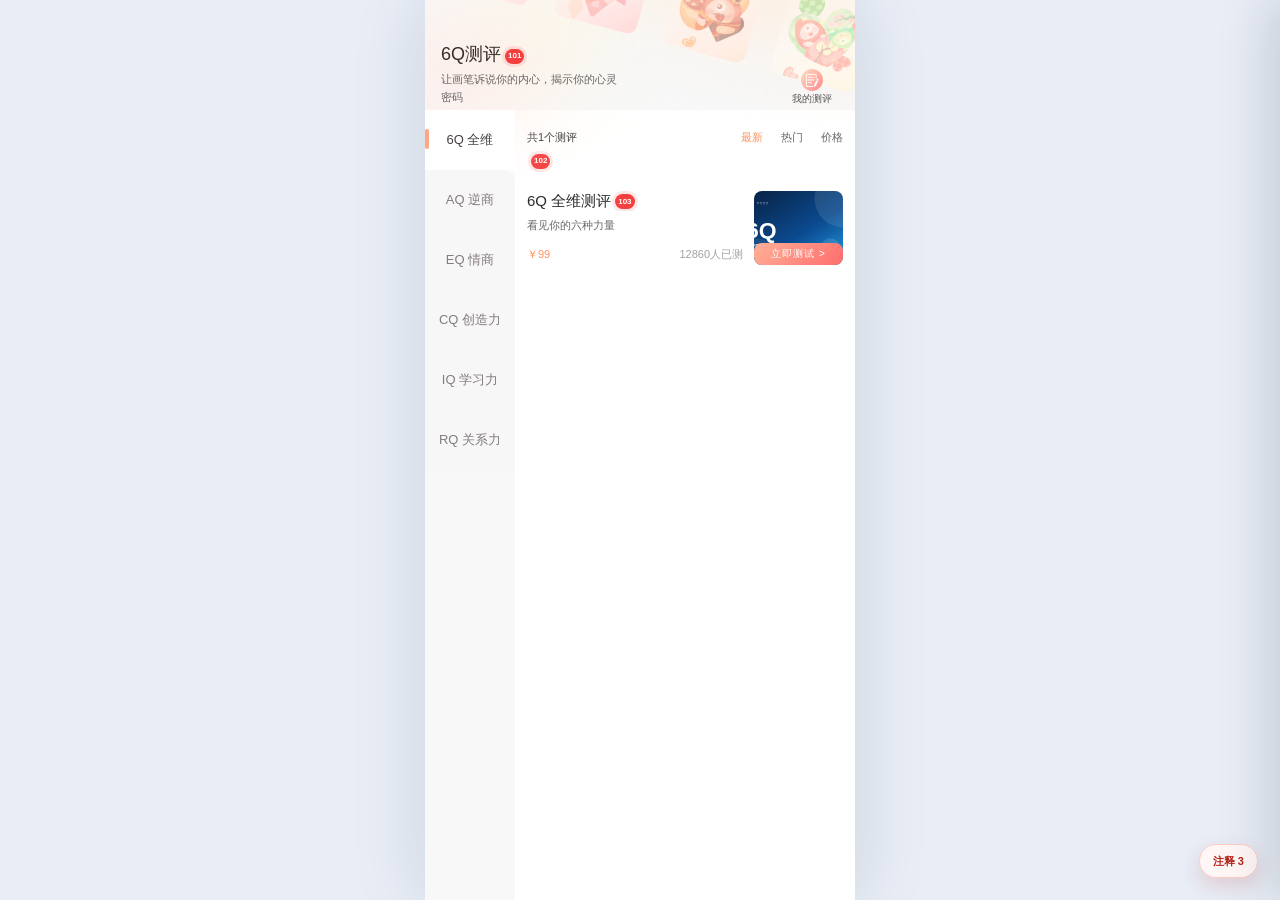
<file: 6Q_exam_h5/index.html>
<!DOCTYPE html>
<html lang="zh-CN">
<head>
  <meta charset="UTF-8" />
  <meta name="viewport" content="width=device-width, initial-scale=1.0, viewport-fit=cover" />
  <title>6Q测评</title>
  <link rel="stylesheet" href="css/h5.css?v=14" />
  <link rel="stylesheet" href="css/source.css?v=14" />
</head>
<body data-page="menu">
  <div class="h5-app" id="app"><div id="h5-page"><div id="h5-bottom"></div></div></div>
  <script src="js/data.js?v=14"></script>
  <script src="js/notes.js?v=14"></script>
  <script src="js/core.js?v=14"></script>
  <script src="js/pages.js?v=14"></script>
</body>
</html>
</file>
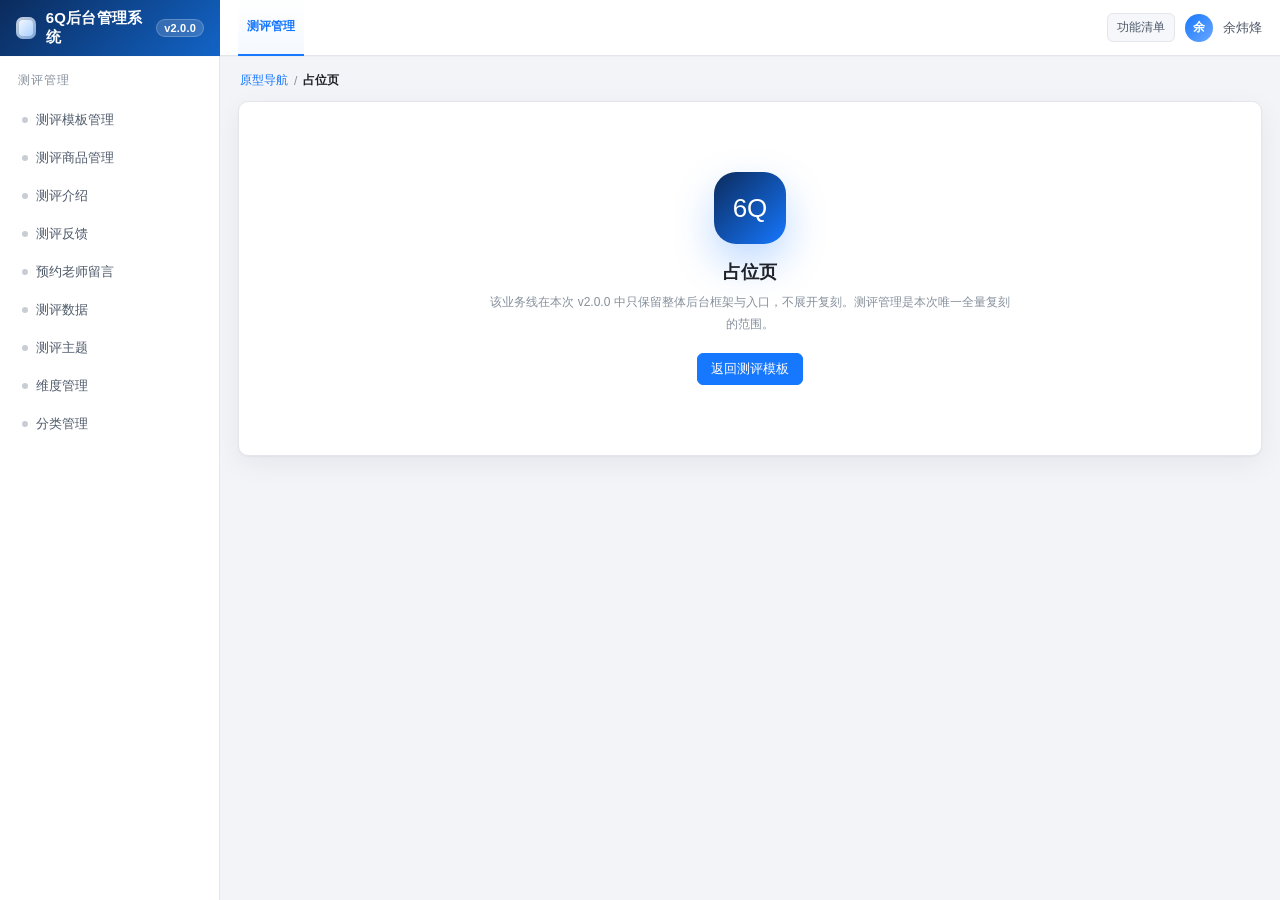
<file: 6Q_exam_battalion/placeholder.html>
<!DOCTYPE html>
<html lang="zh-CN">
<head>
  <meta charset="UTF-8" />
  <meta name="viewport" content="width=device-width, initial-scale=1.0" />
  <title>占位 · 6Q后台管理系统 v2.0.0</title>
  <link rel="stylesheet" href="css/tokens.css?v=14" />
  <link rel="stylesheet" href="css/shell.css?v=14" />
  <link rel="stylesheet" href="css/pages.css?v=14" />
</head>
<body>
  <div class="ex-app">
    <header class="ex-header">
      <a class="ex-brand" href="index.html"><span class="ex-brand__mark"></span>6Q后台管理系统<span class="ex-brand__ver">v2.0.0</span></a>
      <nav class="ex-topnav"><a href="replica.html?p=template-list" class="is-current">测评管理</a></nav>
      <div class="ex-header__user"><a class="ex-header__link" href="index.html">功能清单</a><span class="ex-avatar">余</span><span>余炜烽</span></div>
    </header>
    <aside class="ex-side">
      <div class="ex-side__title">测评管理</div>
      <nav class="ex-menu">
        <a href="replica.html?p=template-list"><i class="ex-menu__dot"></i>测评模板管理</a>
        <a href="replica.html?p=goods-list"><i class="ex-menu__dot"></i>测评商品管理</a>
        <a href="replica.html?p=overall"><i class="ex-menu__dot"></i>测评介绍</a>
        <a href="replica.html?p=appraise"><i class="ex-menu__dot"></i>测评反馈</a>
        <a href="replica.html?p=mental"><i class="ex-menu__dot"></i>预约老师留言</a>
        <a href="replica.html?p=data"><i class="ex-menu__dot"></i>测评数据</a>
        <a href="replica.html?p=subject"><i class="ex-menu__dot"></i>测评主题</a>
        <a href="replica.html?p=dimension"><i class="ex-menu__dot"></i>维度管理</a>
        <a href="replica.html?p=category"><i class="ex-menu__dot"></i>分类管理</a>
      </nav>
    </aside>
    <main class="ex-main">
      <div class="ex-crumb"><a href="index.html">原型导航</a><span>/</span><strong>占位页</strong></div>
      <div class="ex-page">
        <section class="ex-panel ex-placeholder">
          <div class="ex-placeholder__mark">6Q</div>
          <h2 id="ph-title">占位页</h2>
          <p>该业务线在本次 v2.0.0 中只保留整体后台框架与入口，不展开复刻。测评管理是本次唯一全量复刻的范围。</p>
          <a class="ex-btn ex-btn--primary" href="replica.html?p=template-list">返回测评模板</a>
        </section>
      </div>
    </main>
  </div>
  <script>
    var q = new URLSearchParams(location.search);
    var label = q.get("label") || "占位页";
    document.getElementById("ph-title").textContent = label;
    document.title = label + " · 占位 · 6Q后台管理系统 v2.0.0";
  </script>
</body>
</html>
</file>
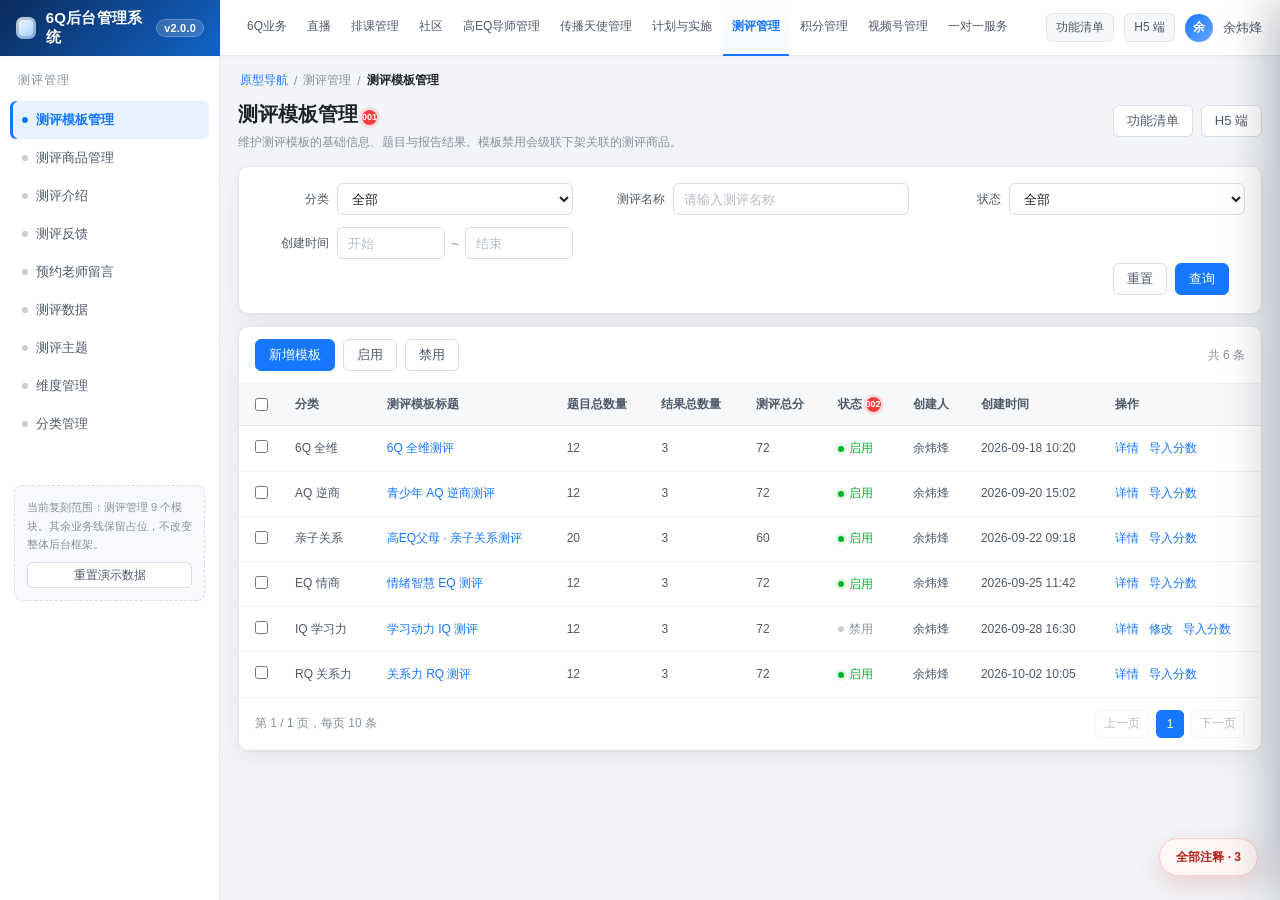
<file: 6Q_exam_battalion/replica.html>
<!DOCTYPE html>
<html lang="zh-CN">
<head>
  <meta charset="UTF-8" />
  <meta name="viewport" content="width=device-width, initial-scale=1.0" />
  <title>测评管理 · 6Q后台管理系统 v2.0.0</title>
  <link rel="stylesheet" href="css/tokens.css?v=14" />
  <link rel="stylesheet" href="css/shell.css?v=14" />
  <link rel="stylesheet" href="css/pages.css?v=14" />
</head>
<body class="ex-body">
  <div class="ex-app">
    <header class="ex-header" id="ex-header"></header>
    <aside class="ex-side" id="ex-side"></aside>
    <main class="ex-main">
      <div class="ex-crumb" id="ex-crumb"></div>
      <div class="ex-page" id="ex-page"></div>
    </main>
  </div>

  <div class="ex-mask" id="ex-mask"></div>
  <aside class="ex-drawer" id="ex-drawer">
    <div class="ex-drawer__head">
      <h3 id="ex-drawer-title">详情</h3>
      <span class="ex-sub" id="ex-drawer-sub"></span>
      <button class="ex-btn" type="button" data-close-drawer="1">关闭</button>
    </div>
    <div class="ex-drawer__body" id="ex-drawer-body"></div>
    <div class="ex-drawer__foot" id="ex-drawer-foot"></div>
  </aside>

  <script src="js/data.js?v=14"></script>
  <script src="js/pages-catalog.js?v=14"></script>
  <script src="js/notes.js?v=14"></script>
  <script src="js/shell.js?v=14"></script>
  <script src="js/engine.js?v=14"></script>
</body>
</html>
</file>
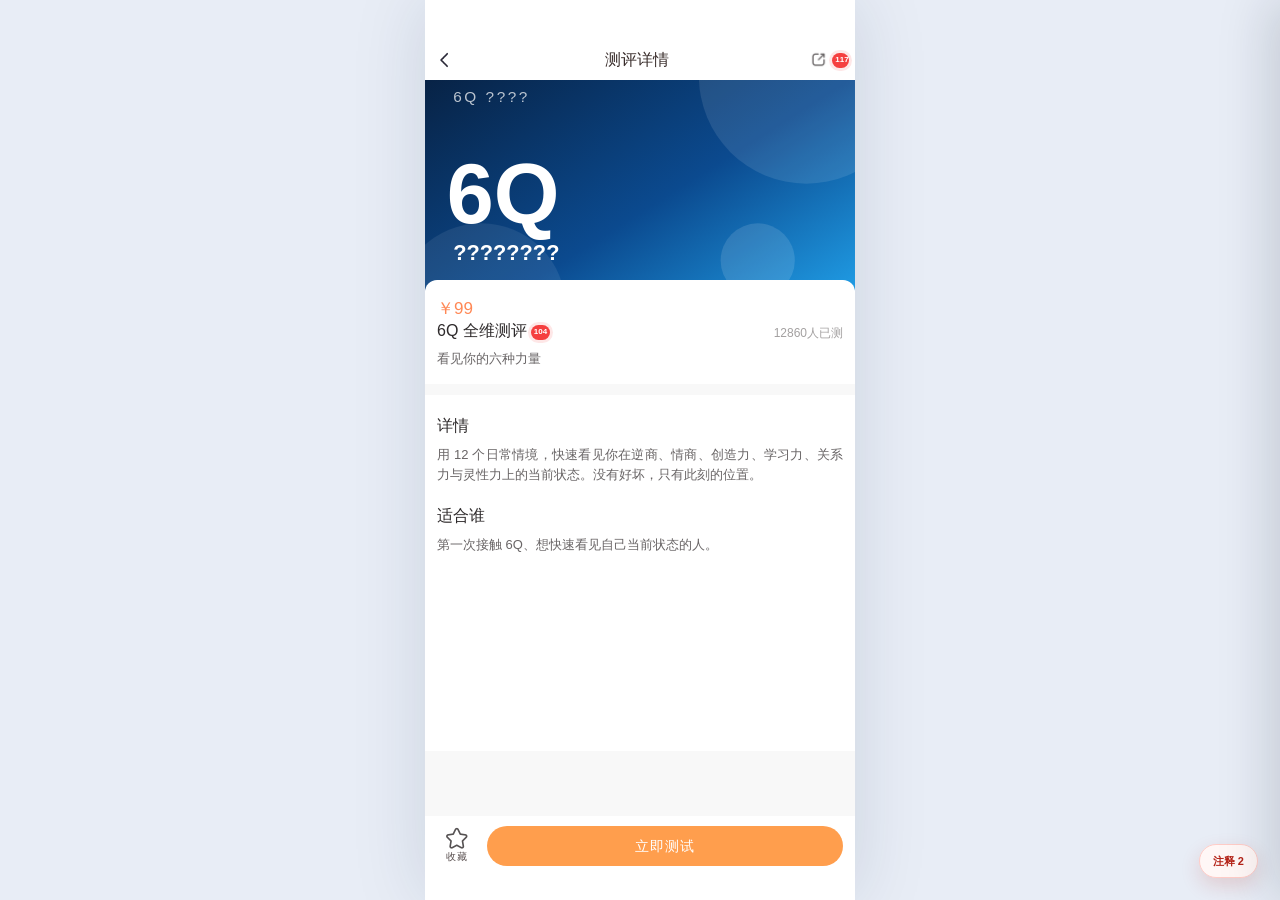
<file: 6Q_exam_h5/detail.html>
<!DOCTYPE html>
<html lang="zh-CN">
<head>
  <meta charset="UTF-8" />
  <meta name="viewport" content="width=device-width, initial-scale=1.0, viewport-fit=cover" />
  <title>测评详情</title>
  <link rel="stylesheet" href="css/h5.css?v=14" />
  <link rel="stylesheet" href="css/source.css?v=14" />
</head>
<body data-page="detail">
  <div class="h5-app" id="app"><div id="h5-page"></div></div>
  <script src="js/data.js?v=14"></script>
  <script src="js/notes.js?v=14"></script>
  <script src="js/core.js?v=14"></script>
  <script src="js/pages.js?v=14"></script>
</body>
</html>
</file>
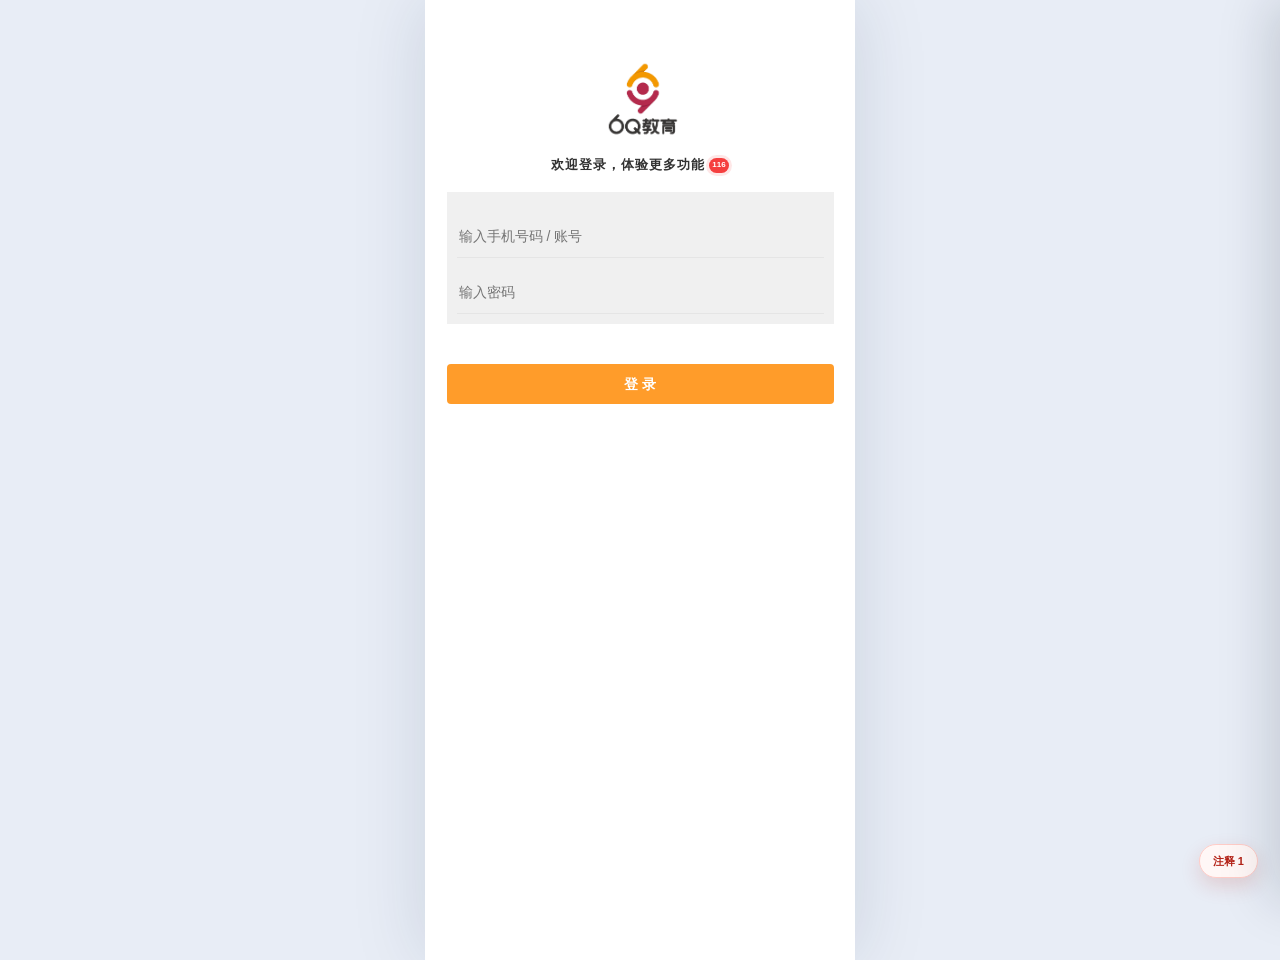
<file: 6Q_exam_h5/entry.html>
<!DOCTYPE html>
<html lang="zh-CN">
<head>
  <meta charset="UTF-8" />
  <meta name="viewport" content="width=device-width, initial-scale=1.0, viewport-fit=cover" />
  <title>正在打开测评</title>
  <link rel="stylesheet" href="css/h5.css?v=14" />
  <link rel="stylesheet" href="css/source.css?v=14" />
  <link rel="stylesheet" href="css/report-v2.css?v=14" />
</head>
<body data-page="entry">
  <div class="h5-app" id="app"><div id="h5-page"></div></div>
  <script src="js/data.js?v=14"></script>
  <script src="js/notes.js?v=14"></script>
  <script src="js/core.js?v=14"></script>
  <script src="js/pages.js?v=14"></script>
</body>
</html>
</file>
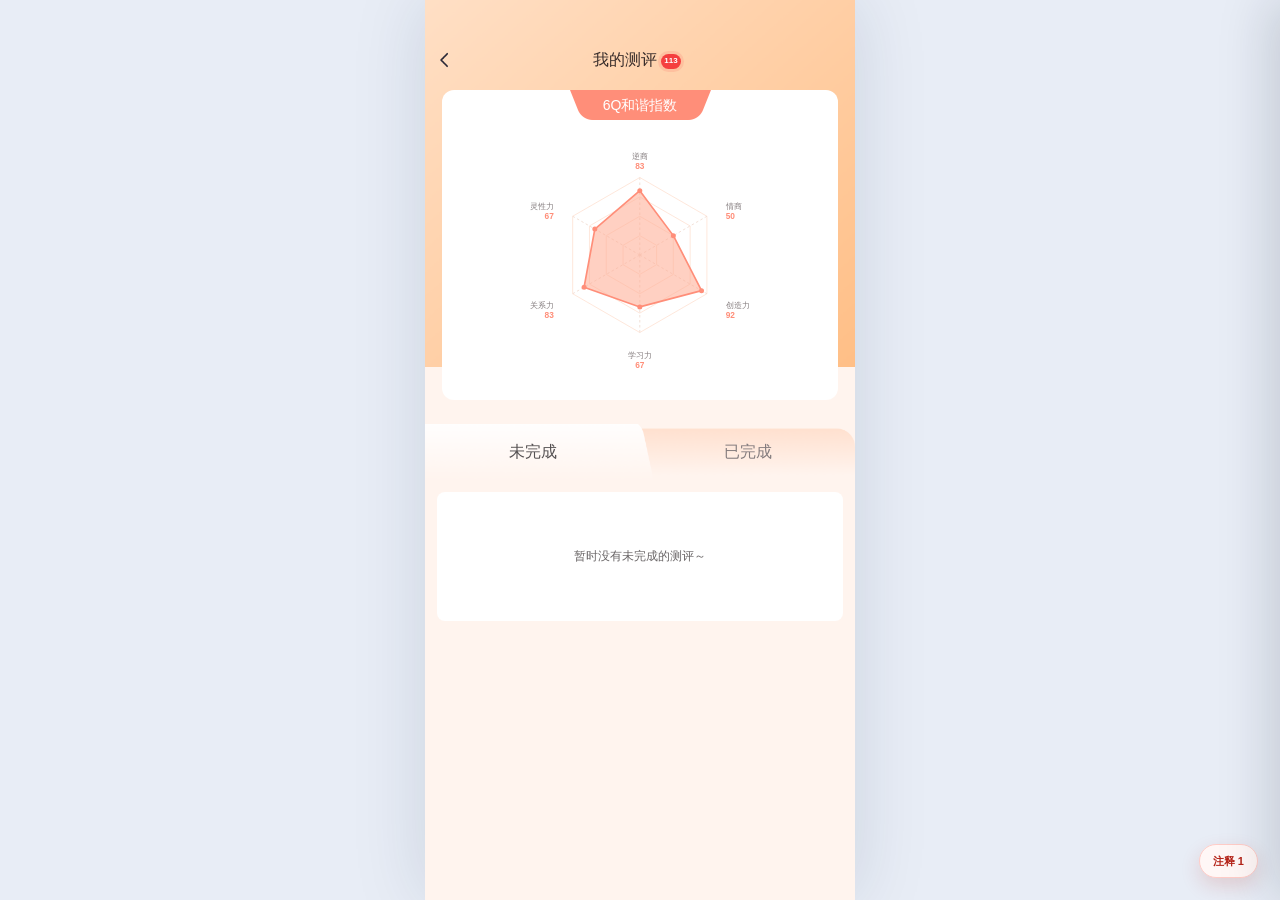
<file: 6Q_exam_h5/history.html>
<!DOCTYPE html>
<html lang="zh-CN">
<head>
  <meta charset="UTF-8" />
  <meta name="viewport" content="width=device-width, initial-scale=1.0, viewport-fit=cover" />
  <title>我的测评</title>
  <link rel="stylesheet" href="css/h5.css?v=14" />
  <link rel="stylesheet" href="css/source.css?v=14" />
</head>
<body data-page="history">
  <div class="h5-app" id="app"><div id="h5-page"></div></div>
  <script src="js/data.js?v=14"></script>
  <script src="js/notes.js?v=14"></script>
  <script src="js/core.js?v=14"></script>
  <script src="js/pages.js?v=14"></script>
</body>
</html>
</file>
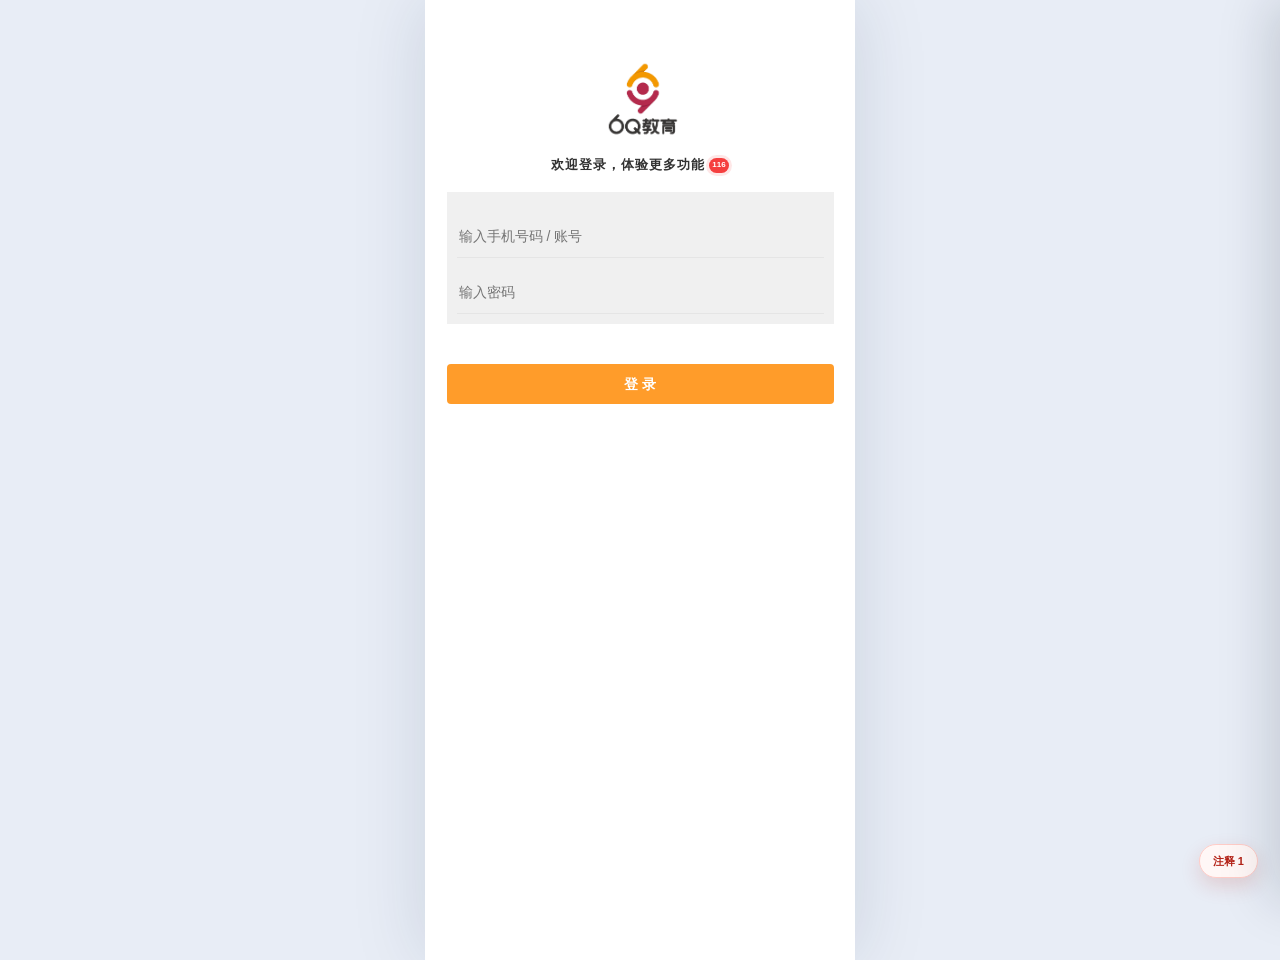
<file: 6Q_exam_h5/login.html>
<!DOCTYPE html>
<html lang="zh-CN">
<head>
  <meta charset="UTF-8" />
  <meta name="viewport" content="width=device-width, initial-scale=1.0, viewport-fit=cover" />
  <title>测评登录</title>
  <link rel="stylesheet" href="css/h5.css?v=14" />
  <link rel="stylesheet" href="css/source.css?v=14" />
</head>
<body data-page="login">
  <div class="h5-app" id="app"><div id="h5-page"></div></div>
  <script src="js/data.js?v=14"></script>
  <script src="js/notes.js?v=14"></script>
  <script src="js/core.js?v=14"></script>
  <script src="js/pages.js?v=14"></script>
</body>
</html>
</file>
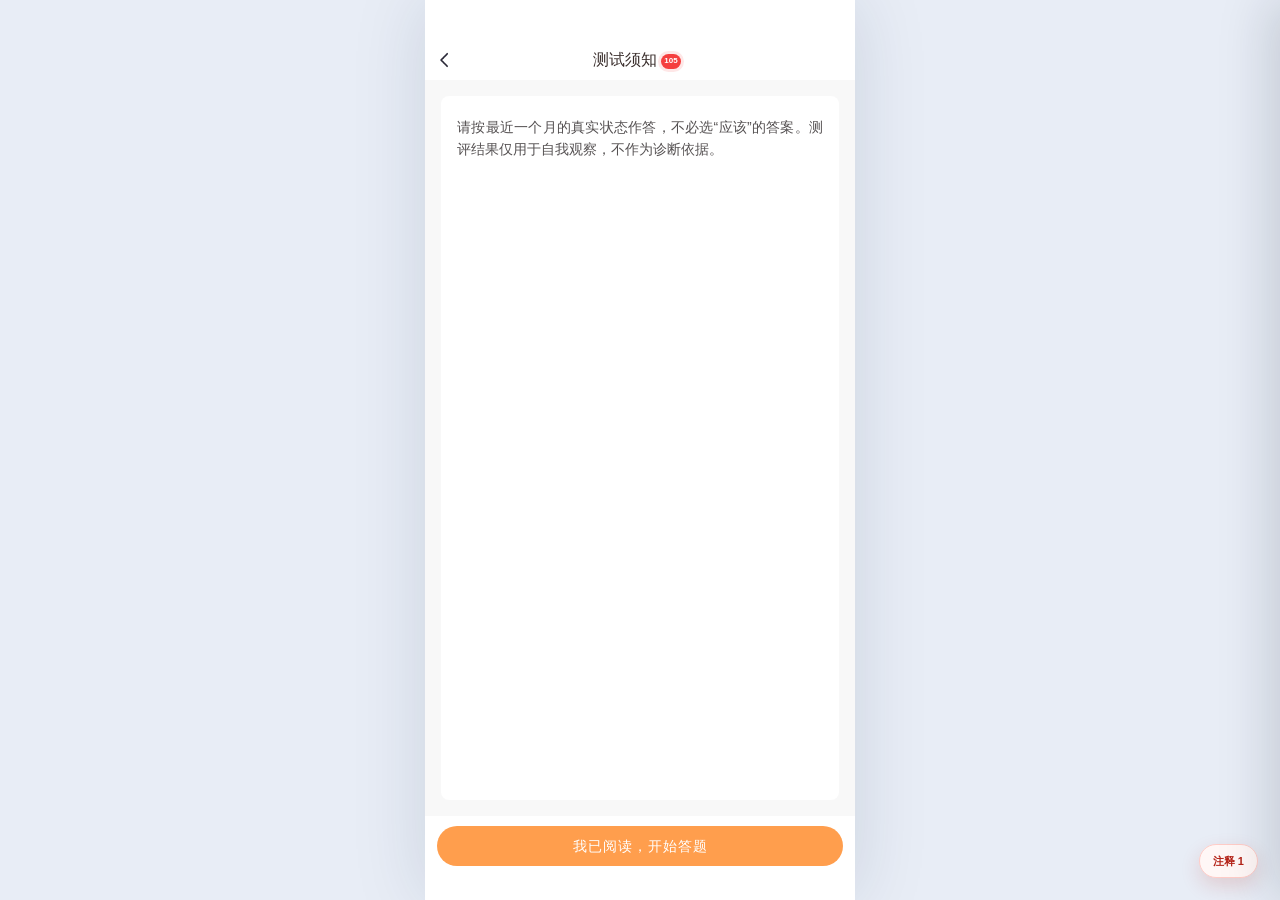
<file: 6Q_exam_h5/notice.html>
<!DOCTYPE html>
<html lang="zh-CN">
<head>
  <meta charset="UTF-8" />
  <meta name="viewport" content="width=device-width, initial-scale=1.0, viewport-fit=cover" />
  <title>测评须知</title>
  <link rel="stylesheet" href="css/h5.css?v=14" />
  <link rel="stylesheet" href="css/source.css?v=14" />
</head>
<body data-page="notice">
  <div class="h5-app" id="app"><div id="h5-page"></div></div>
  <script src="js/data.js?v=14"></script>
  <script src="js/notes.js?v=14"></script>
  <script src="js/core.js?v=14"></script>
  <script src="js/pages.js?v=14"></script>
</body>
</html>
</file>
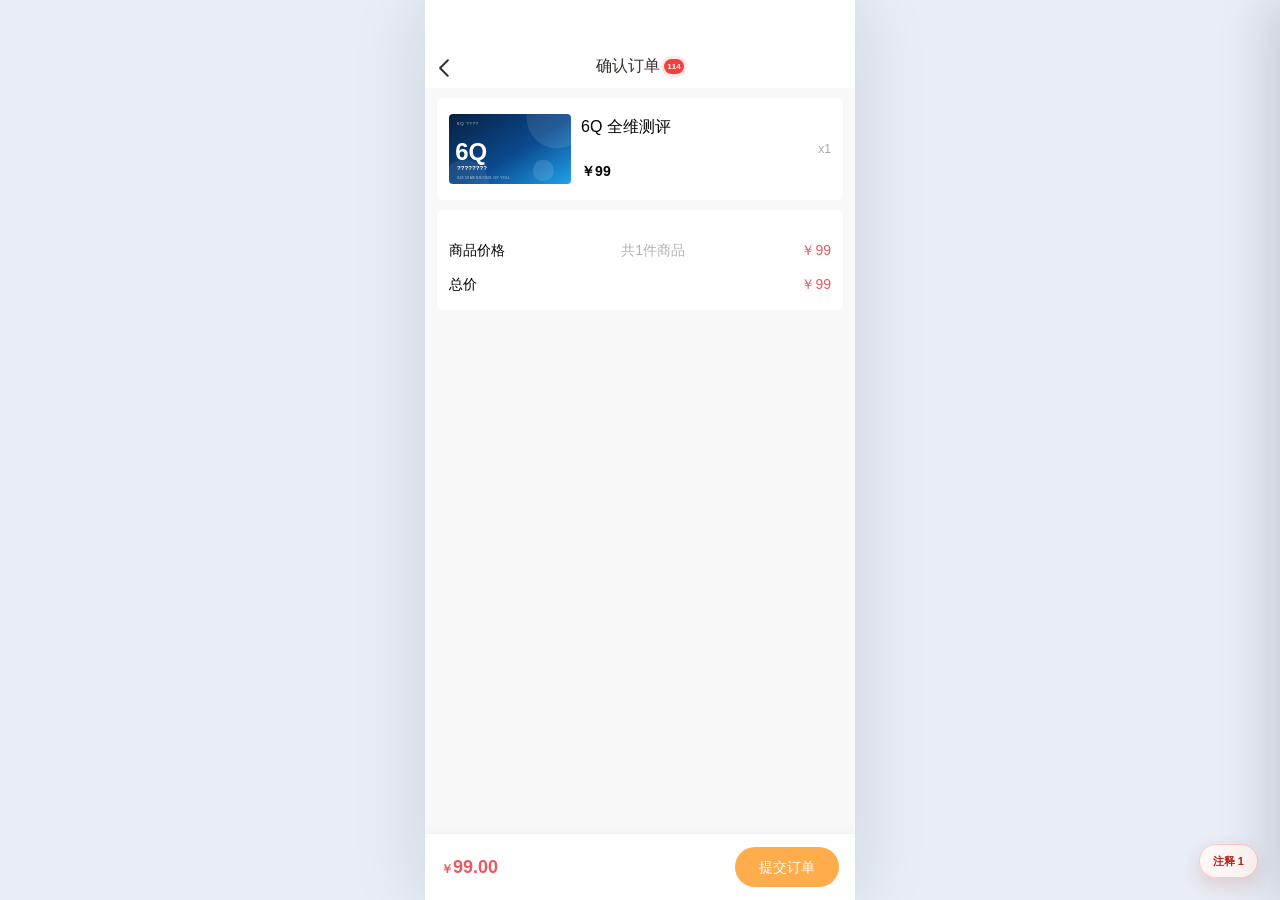
<file: 6Q_exam_h5/order-confirm.html>
<!DOCTYPE html>
<html lang="zh-CN">
<head>
  <meta charset="UTF-8" />
  <meta name="viewport" content="width=device-width, initial-scale=1.0, viewport-fit=cover" />
  <title>确认订单</title>
  <link rel="stylesheet" href="css/h5.css?v=14" />
  <link rel="stylesheet" href="css/source.css?v=14" />
</head>
<body data-page="orderConfirm">
  <div class="h5-app" id="app"><div id="h5-page"></div></div>
  <script src="js/data.js?v=14"></script>
  <script src="js/notes.js?v=14"></script>
  <script src="js/core.js?v=14"></script>
  <script src="js/pages.js?v=14"></script>
</body>
</html>
</file>
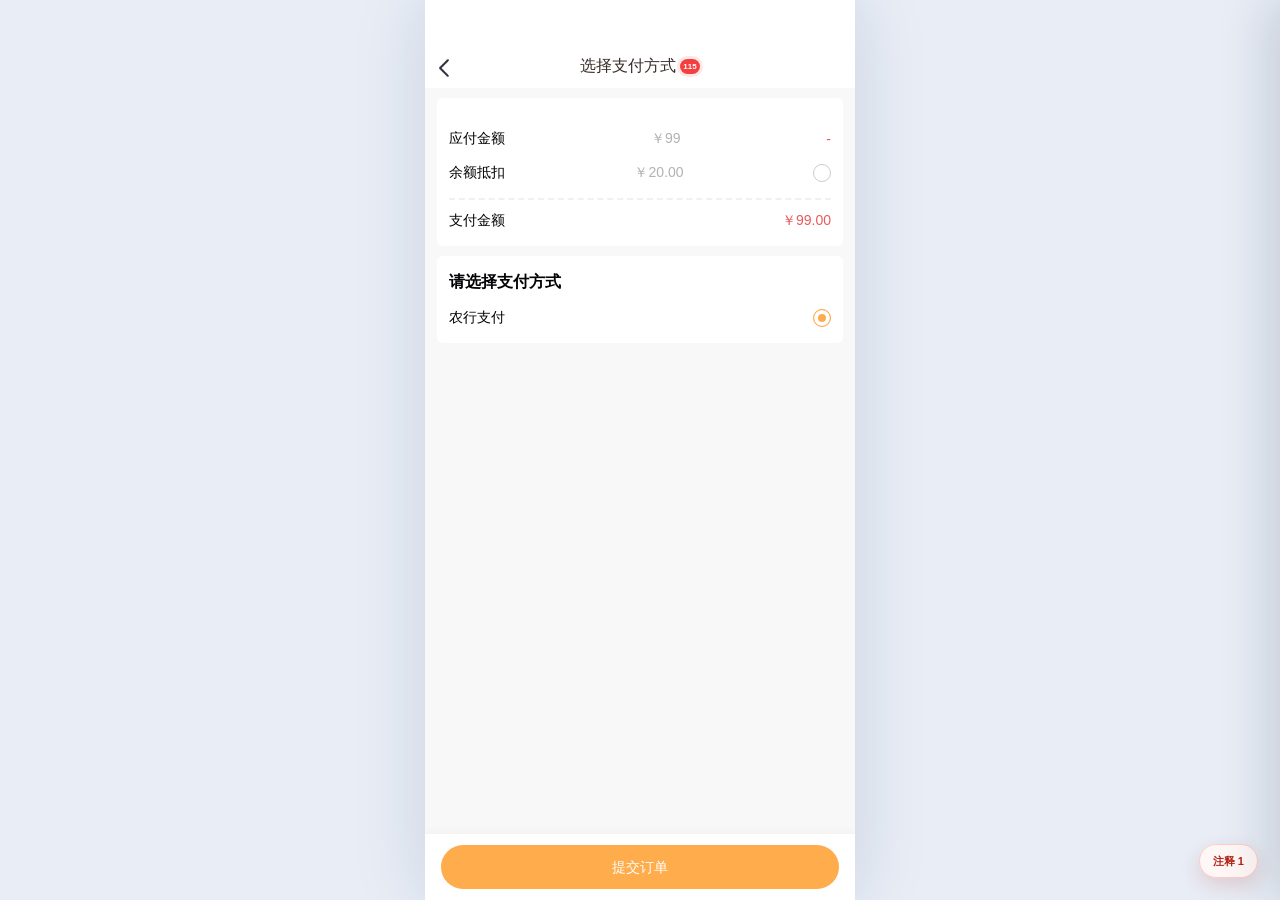
<file: 6Q_exam_h5/order-pay.html>
<!DOCTYPE html>
<html lang="zh-CN">
<head>
  <meta charset="UTF-8" />
  <meta name="viewport" content="width=device-width, initial-scale=1.0, viewport-fit=cover" />
  <title>选择支付方式</title>
  <link rel="stylesheet" href="css/h5.css?v=14" />
  <link rel="stylesheet" href="css/source.css?v=14" />
</head>
<body data-page="orderPay">
  <div class="h5-app" id="app"><div id="h5-page"></div></div>
  <script src="js/data.js?v=14"></script>
  <script src="js/notes.js?v=14"></script>
  <script src="js/core.js?v=14"></script>
  <script src="js/pages.js?v=14"></script>
</body>
</html>
</file>
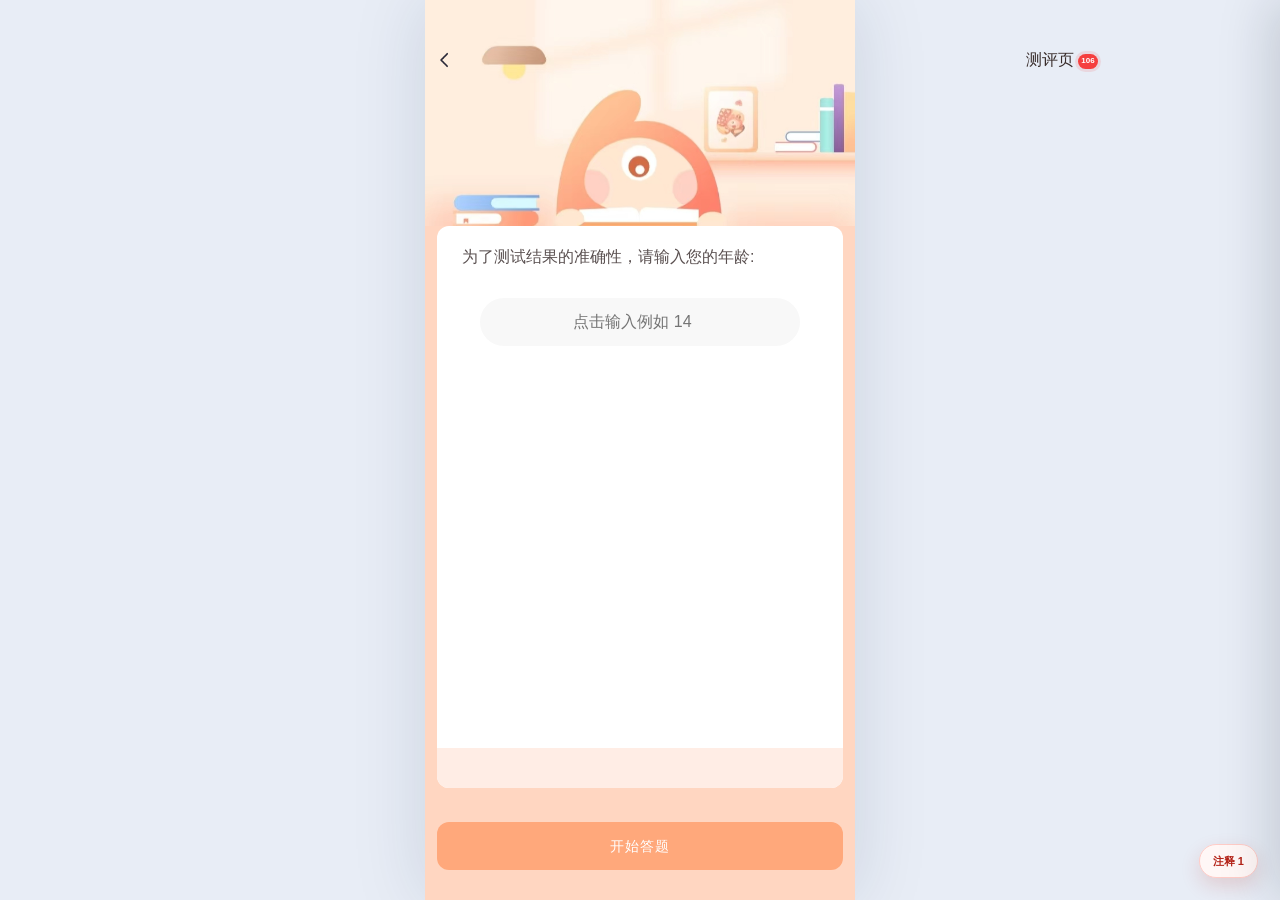
<file: 6Q_exam_h5/pre-exam.html>
<!DOCTYPE html>
<html lang="zh-CN">
<head>
  <meta charset="UTF-8" />
  <meta name="viewport" content="width=device-width, initial-scale=1.0, viewport-fit=cover" />
  <title>测评页</title>
  <link rel="stylesheet" href="css/h5.css?v=14" />
  <link rel="stylesheet" href="css/source.css?v=14" />
</head>
<body data-page="preExam">
  <div class="h5-app" id="app"><div id="h5-page"></div></div>
  <script src="js/data.js?v=14"></script>
  <script src="js/notes.js?v=14"></script>
  <script src="js/core.js?v=14"></script>
  <script src="js/pages.js?v=14"></script>
</body>
</html>
</file>
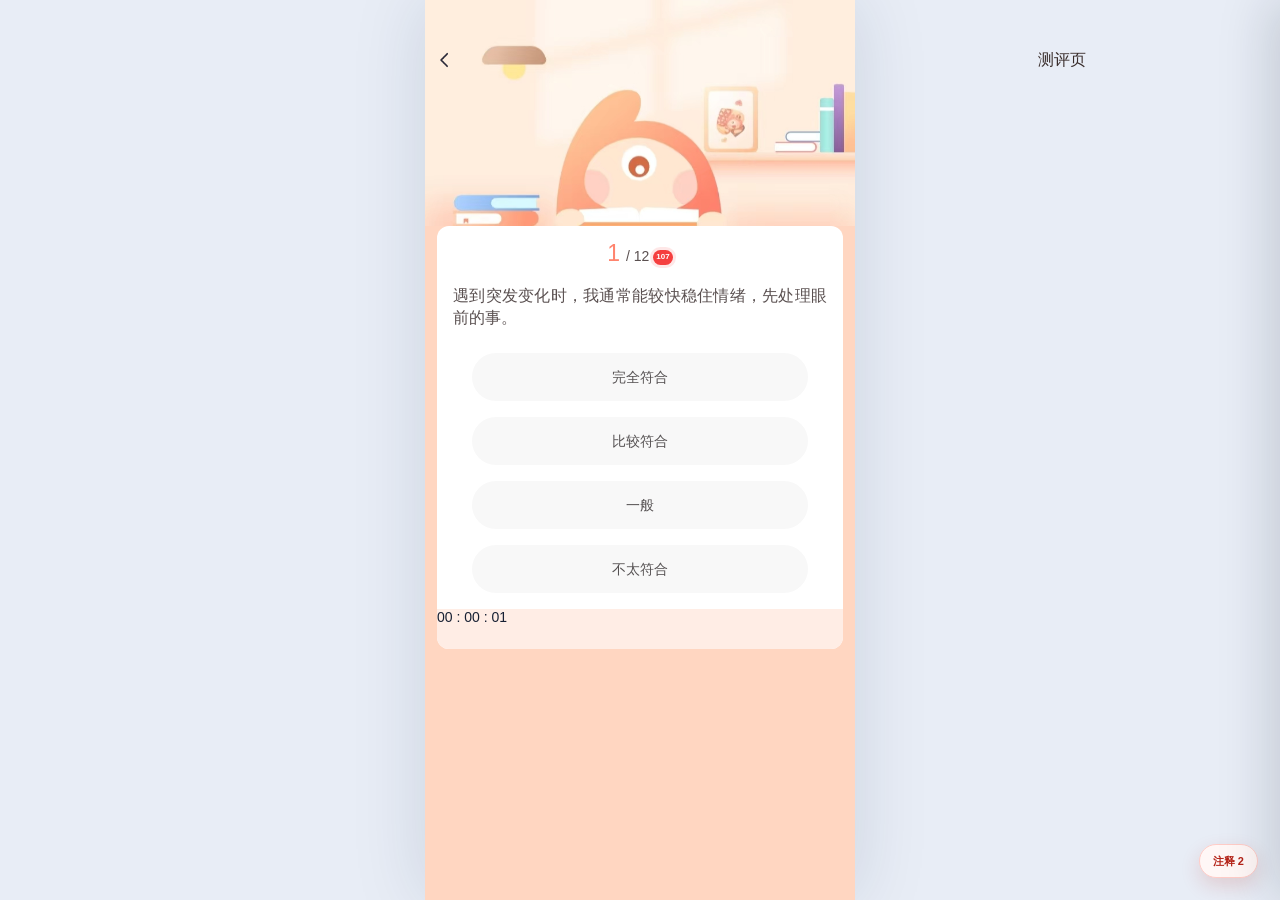
<file: 6Q_exam_h5/quiz.html>
<!DOCTYPE html>
<html lang="zh-CN">
<head>
  <meta charset="UTF-8" />
  <meta name="viewport" content="width=device-width, initial-scale=1.0, viewport-fit=cover" />
  <title>测评页</title>
  <link rel="stylesheet" href="css/h5.css?v=14" />
  <link rel="stylesheet" href="css/source.css?v=14" />
</head>
<body data-page="quiz">
  <div class="h5-app" id="app"><div id="h5-page"></div></div>
  <script src="js/data.js?v=14"></script>
  <script src="js/notes.js?v=14"></script>
  <script src="js/core.js?v=14"></script>
  <script src="js/pages.js?v=14"></script>
</body>
</html>
</file>
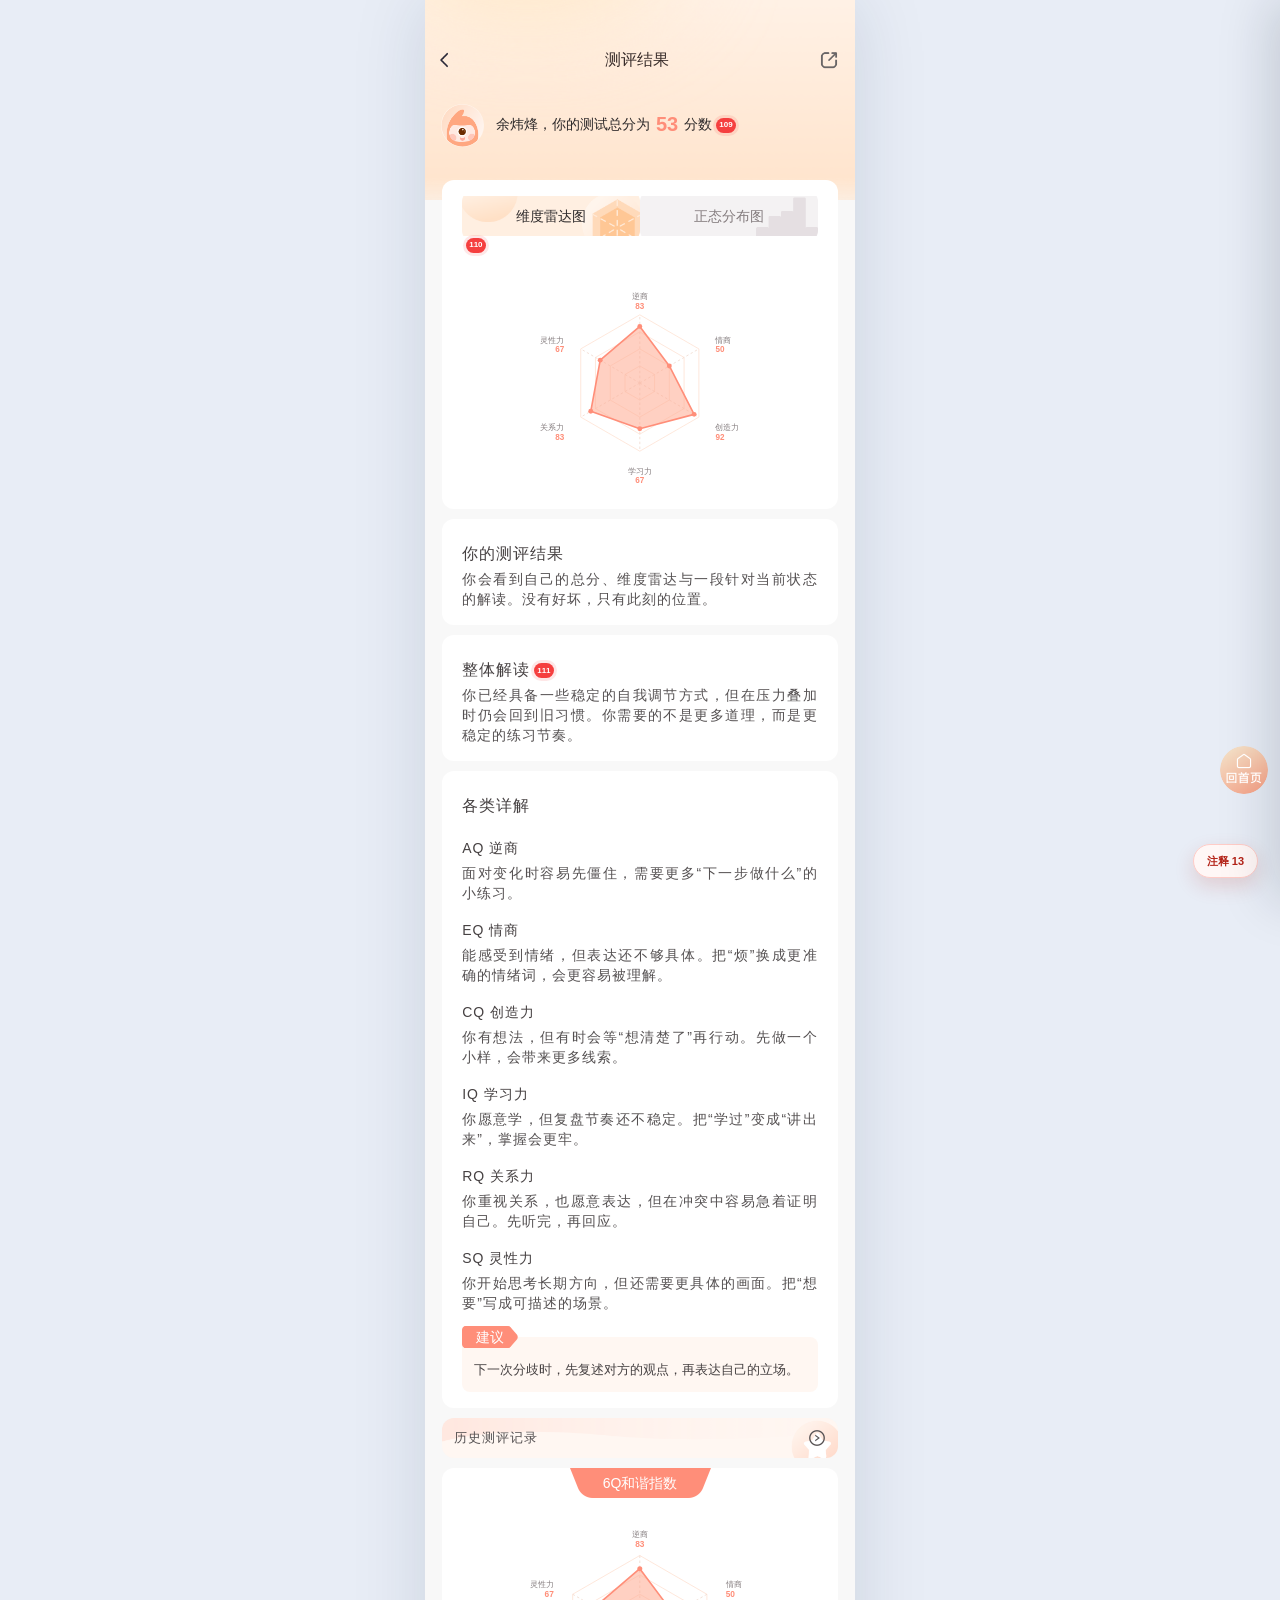
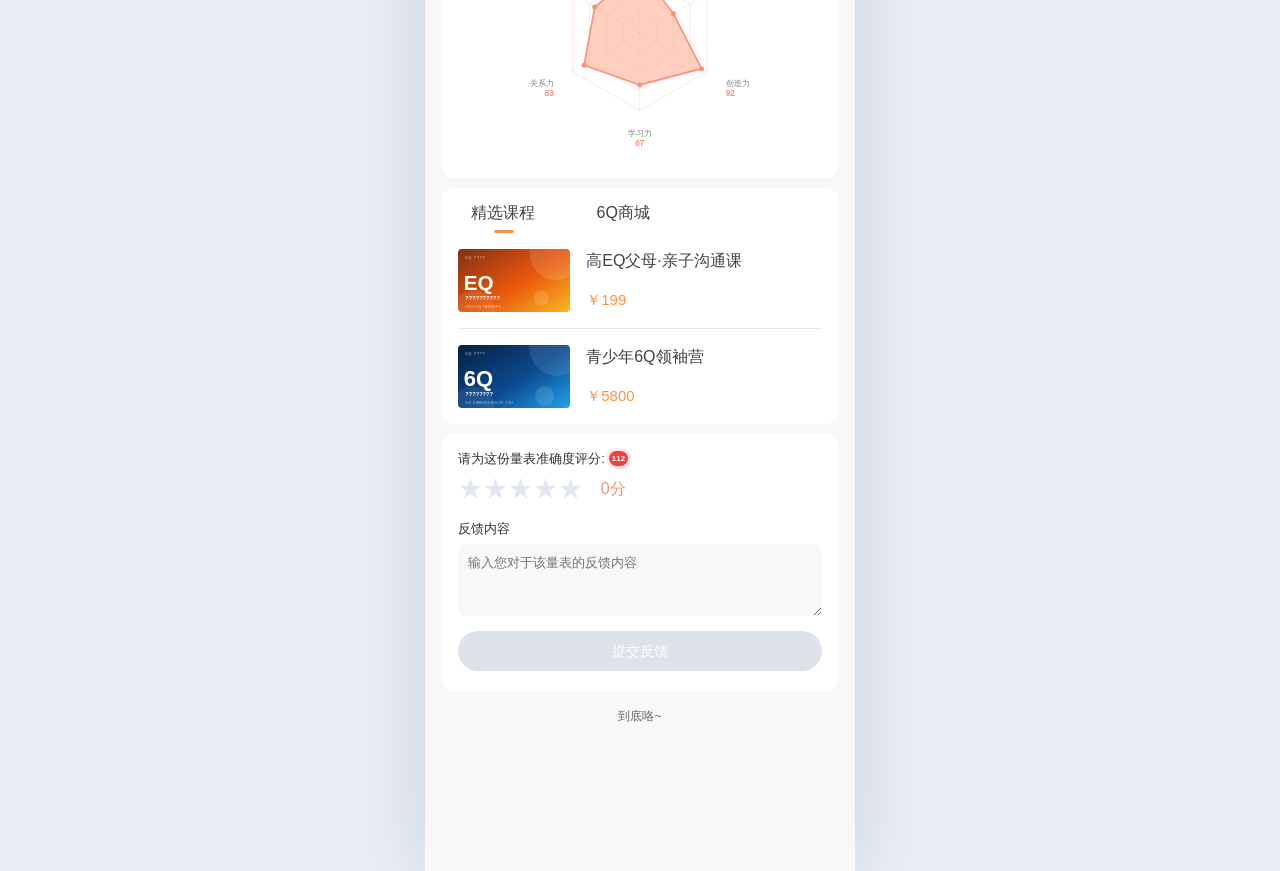
<file: 6Q_exam_h5/result.html>
<!DOCTYPE html>
<html lang="zh-CN">
<head>
  <meta charset="UTF-8" />
  <meta name="viewport" content="width=device-width, initial-scale=1.0, viewport-fit=cover" />
  <title>测评结果</title>
  <link rel="stylesheet" href="css/h5.css?v=14" />
  <link rel="stylesheet" href="css/source.css?v=14" />
  <link rel="stylesheet" href="css/report-v2.css?v=14" />
</head>
<body data-page="result">
  <div class="h5-app" id="app"><div id="h5-page"></div></div>
  <script src="js/data.js?v=14"></script>
  <script src="js/notes.js?v=14"></script>
  <script src="js/core.js?v=14"></script>
  <script src="js/pages.js?v=14"></script>
</body>
</html>
</file>
<file: 6Q_exam_h5/css/h5.css>
/* 心画测评 H5 · v2.0.0 */
:root {
  --h5-primary: #1677ff;
  --h5-primary-deep: #0e63df;
  --h5-deep: #0b2b5c;
  --h5-orange: #ff7a45;
  --h5-pink: #eb2f96;
  --h5-green: #16a34a;
  --h5-ink: #172033;
  --h5-ink2: #39445a;
  --h5-muted: #7b8496;
  --h5-line: #edf0f5;
  --h5-bg: #f5f7fb;
  --h5-card: #ffffff;
  --h5-radius: 16px;
  --h5-shadow: 0 8px 24px rgba(20, 35, 70, .06);
  --h5-font: -apple-system, BlinkMacSystemFont, "Segoe UI", "PingFang SC", "Hiragino Sans GB", "Microsoft YaHei", sans-serif;
}
* { box-sizing: border-box; -webkit-tap-highlight-color: transparent; }
html, body { margin: 0; padding: 0; }
body {
  min-height: 100vh;
  display: flex;
  justify-content: center;
  background: #e8edf6;
  color: var(--h5-ink);
  font-family: var(--h5-font);
  font-size: 14px;
  -webkit-font-smoothing: antialiased;
}
a { color: inherit; text-decoration: none; }
button, input, textarea, select { font: inherit; }
button { cursor: pointer; }
img { display: block; max-width: 100%; }

.h5-app {
  width: 100%;
  max-width: 430px;
  min-height: 100vh;
  position: relative;
  overflow-x: hidden;
  background: var(--h5-bg);
  box-shadow: 0 0 70px rgba(15, 35, 70, .13);
}
#h5-page { padding-bottom: 76px; }

/* 状态栏 */
.h5-status {
  height: 42px;
  display: flex;
  align-items: center;
  justify-content: space-between;
  padding: 0 18px;
  font-size: 12px;
  font-weight: 700;
  letter-spacing: .02em;
  position: relative;
  z-index: 40;
}
.h5-status--light { color: #fff; background: #071e3d; }
.h5-status__icons { display: flex; align-items: center; gap: 5px; }
.h5-status__signal { display: flex; align-items: flex-end; gap: 2px; height: 10px; }
.h5-status__signal i { width: 2px; background: currentColor; border-radius: 1px; }
.h5-status__signal i:nth-child(1) { height: 4px; }
.h5-status__signal i:nth-child(2) { height: 6px; }
.h5-status__signal i:nth-child(3) { height: 8px; }
.h5-status__signal i:nth-child(4) { height: 10px; }
.h5-status__battery { width: 20px; height: 10px; border: 1px solid currentColor; border-radius: 3px; position: relative; opacity: .85; }
.h5-status__battery::after { content: ""; position: absolute; left: 2px; top: 2px; bottom: 2px; width: 12px; background: currentColor; border-radius: 1px; }

/* 导航 */
.h5-nav {
  position: sticky;
  top: 0;
  z-index: 30;
  height: 48px;
  display: flex;
  align-items: center;
  gap: 6px;
  padding: 0 12px;
  background: rgba(255, 255, 255, .92);
  backdrop-filter: blur(12px);
  border-bottom: 1px solid rgba(15, 23, 42, .04);
}
.h5-nav--clear { background: transparent; border-bottom: 0; backdrop-filter: none; color: #fff; }
.h5-nav__back {
  width: 34px; height: 34px;
  display: grid; place-items: center;
  border: 0; border-radius: 50%;
  background: rgba(15, 23, 42, .04);
  color: var(--h5-ink);
  font-size: 20px;
  line-height: 1;
  flex: 0 0 auto;
}
.h5-nav--clear .h5-nav__back { background: rgba(255,255,255,.16); color: #fff; }
.h5-nav h1 { flex: 1; margin: 0; font-size: 16px; font-weight: 700; text-align: center; }
.h5-nav__right { width: 34px; height: 34px; display: grid; place-items: center; border: 0; background: transparent; color: inherit; font-size: 18px; }
.h5-nav__right--text { width: auto; font-size: 12px; color: var(--h5-muted); }

/* 页面内容 */
.h5-scroll { padding-bottom: 92px; min-height: calc(100vh - 42px); }
.h5-pad { padding: 0 16px; }
.h5-section { margin: 18px 16px 0; }
.h5-section__head { display: flex; align-items: center; gap: 8px; margin-bottom: 10px; }
.h5-section__head h2 { margin: 0; font-size: 17px; font-weight: 800; letter-spacing: -.01em; }
.h5-section__head .h5-sub { color: var(--h5-muted); font-size: 11px; }
.h5-section__more { margin-left: auto; color: var(--h5-primary); font-size: 12px; }
.h5-card {
  background: var(--h5-card);
  border-radius: var(--h5-radius);
  box-shadow: var(--h5-shadow);
  padding: 16px;
}
.h5-card + .h5-card { margin-top: 12px; }
.h5-card__title { margin: 0 0 8px; font-size: 15px; font-weight: 800; }
.h5-muted { color: var(--h5-muted); }
.h5-small { font-size: 12px; }
.h5-tiny { font-size: 10px; }
.h5-mt8 { margin-top: 8px; } .h5-mt12 { margin-top: 12px; } .h5-mt16 { margin-top: 16px; } .h5-mt20 { margin-top: 20px; }
.h5-mb8 { margin-bottom: 8px; } .h5-mb12 { margin-bottom: 12px; } .h5-mb16 { margin-bottom: 16px; }
.h5-flex { display: flex; align-items: center; gap: 8px; }
.h5-between { display: flex; align-items: center; justify-content: space-between; gap: 8px; }
.h5-right { margin-left: auto; }

/* 首页 */
.h5-hero {
  position: relative;
  overflow: hidden;
  padding: 6px 18px 24px;
  color: #fff;
  background: linear-gradient(135deg, #071e3d 0%, #0b3b78 55%, #1677ff 100%);
  border-radius: 0 0 28px 28px;
}
.h5-hero::after {
  content: "";
  position: absolute; right: -70px; top: -90px;
  width: 260px; height: 260px; border-radius: 50%;
  background: radial-gradient(circle, rgba(255,255,255,.22), transparent 62%);
}
.h5-hero__brand { display: flex; align-items: center; gap: 9px; position: relative; z-index: 1; padding-top: 4px; }
.h5-hero__mark { width: 30px; height: 30px; border-radius: 9px; background: linear-gradient(135deg, #fff, #9cc8ff); box-shadow: inset 0 0 0 4px rgba(11,43,92,.22); }
.h5-hero__brand b { font-size: 15px; letter-spacing: .02em; }
.h5-hero__ver { margin-left: auto; padding: 2px 7px; border-radius: 999px; font-size: 10px; background: rgba(255,255,255,.14); border: 1px solid rgba(255,255,255,.22); }
.h5-hero h1 { position: relative; z-index: 1; margin: 20px 0 6px; font-size: 26px; line-height: 1.25; letter-spacing: -.02em; }
.h5-hero p { position: relative; z-index: 1; margin: 0; font-size: 12px; line-height: 1.7; opacity: .82; }
.h5-search {
  position: relative; z-index: 1;
  display: flex; align-items: center; gap: 8px;
  height: 42px; margin-top: 16px; padding: 0 14px;
  border-radius: 14px; background: rgba(255,255,255,.16);
  border: 1px solid rgba(255,255,255,.22);
  color: rgba(255,255,255,.78); font-size: 13px;
}
.h5-search input { flex: 1; min-width: 0; border: 0; background: transparent; color: #fff; outline: none; }
.h5-search input::placeholder { color: rgba(255,255,255,.62); }

.h5-cats { display: grid; grid-template-columns: repeat(6, 1fr); gap: 7px; margin-top: 18px; }
.h5-cat { display: flex; flex-direction: column; align-items: center; gap: 6px; color: #fff; font-size: 10px; }
.h5-cat__icon {
  width: 42px; height: 42px; border-radius: 14px;
  display: grid; place-items: center;
  font-size: 12px; font-weight: 800;
  background: rgba(255,255,255,.15);
  border: 1px solid rgba(255,255,255,.2);
  box-shadow: inset 0 1px 0 rgba(255,255,255,.2);
}
.h5-cat:nth-child(1) .h5-cat__icon { background: rgba(22,119,255,.45); }
.h5-cat:nth-child(2) .h5-cat__icon { background: rgba(47,128,237,.42); }
.h5-cat:nth-child(3) .h5-cat__icon { background: rgba(235,47,150,.4); }
.h5-cat:nth-child(4) .h5-cat__icon { background: rgba(250,140,22,.4); }
.h5-cat:nth-child(5) .h5-cat__icon { background: rgba(19,168,168,.4); }
.h5-cat:nth-child(6) .h5-cat__icon { background: rgba(82,196,26,.38); }

.h5-hscroll { display: flex; gap: 12px; overflow-x: auto; padding: 2px 16px 6px; margin: 0 -16px; scrollbar-width: none; }
.h5-hscroll::-webkit-scrollbar { display: none; }
.h5-rec {
  flex: 0 0 236px; overflow: hidden;
  border-radius: 16px; background: #fff; box-shadow: var(--h5-shadow);
}
.h5-rec img { width: 100%; height: 132px; object-fit: cover; }
.h5-rec__body { padding: 11px 12px 13px; }
.h5-rec__body b { display: block; font-size: 14px; line-height: 1.4; }
.h5-rec__body span { display: block; margin-top: 3px; color: var(--h5-muted); font-size: 11px; }
.h5-rec__foot { display: flex; align-items: center; margin-top: 9px; }
.h5-rec__price { color: #e85d04; font-weight: 800; font-size: 14px; }
.h5-rec__price small { font-weight: 400; font-size: 10px; color: var(--h5-muted); }
.h5-rec__go { margin-left: auto; padding: 5px 10px; border-radius: 999px; background: #eaf2ff; color: var(--h5-primary); font-size: 11px; font-weight: 700; }

.h5-goods { display: flex; gap: 12px; padding: 12px; border-radius: 16px; background: #fff; box-shadow: var(--h5-shadow); }
.h5-goods + .h5-goods { margin-top: 10px; }
.h5-goods img { width: 104px; height: 70px; border-radius: 11px; object-fit: cover; flex: 0 0 auto; }
.h5-goods__body { flex: 1; min-width: 0; display: flex; flex-direction: column; }
.h5-goods__body b { font-size: 14px; line-height: 1.4; }
.h5-goods__body p { margin: 4px 0 0; color: var(--h5-muted); font-size: 11px; line-height: 1.5; display: -webkit-box; -webkit-line-clamp: 2; -webkit-box-orient: vertical; overflow: hidden; }
.h5-goods__meta { display: flex; align-items: center; gap: 8px; margin-top: auto; padding-top: 7px; color: var(--h5-muted); font-size: 10px; }
.h5-goods__meta i { font-style: normal; }
.h5-goods__price { margin-left: auto; color: #e85d04; font-weight: 800; font-size: 13px; }

.h5-empty { padding: 46px 20px; text-align: center; color: var(--h5-muted); }
.h5-empty b { display: block; margin-bottom: 6px; color: var(--h5-ink2); font-size: 14px; }

/* 底部导航 */
.h5-bottom {
  position: fixed;
  left: 50%; bottom: 0;
  transform: translateX(-50%);
  z-index: 35;
  width: 100%; max-width: 430px;
  height: 62px;
  display: grid; grid-template-columns: repeat(3, 1fr);
  background: rgba(255,255,255,.96);
  border-top: 1px solid rgba(15,23,42,.06);
  backdrop-filter: blur(14px);
  padding-bottom: env(safe-area-inset-bottom, 0);
}
.h5-tab { display: flex; flex-direction: column; align-items: center; justify-content: center; gap: 3px; color: #9aa3b2; font-size: 10px; }
.h5-tab__icon { font-size: 19px; line-height: 1; opacity: .75; }
.h5-tab.is-on { color: var(--h5-primary); font-weight: 700; }
.h5-tab.is-on .h5-tab__icon { opacity: 1; }

/* 详情 */
.h5-detail-hero { position: relative; height: 224px; overflow: hidden; background: #0b2b5c; }
.h5-detail-hero img { width: 100%; height: 100%; object-fit: cover; }
.h5-detail-hero::after { content: ""; position: absolute; inset: 0; background: linear-gradient(180deg, rgba(0,0,0,.04), rgba(0,0,0,.46)); }
.h5-detail-hero__copy { position: absolute; left: 18px; right: 18px; bottom: 22px; z-index: 2; color: #fff; }
.h5-detail-hero__copy h1 { margin: 0 0 6px; font-size: 24px; line-height: 1.25; letter-spacing: -.02em; }
.h5-detail-hero__copy p { margin: 0; font-size: 12px; opacity: .82; }
.h5-detail-body { position: relative; margin-top: -18px; border-radius: 20px 20px 0 0; background: var(--h5-bg); padding-top: 18px; }
.h5-chip-row { display: flex; flex-wrap: wrap; gap: 7px; }
.h5-chip { padding: 5px 9px; border-radius: 999px; background: #f0f4fa; color: var(--h5-ink2); font-size: 11px; }
.h5-chip--blue { background: #eaf2ff; color: var(--h5-primary); }
.h5-price-row { display: flex; align-items: flex-end; gap: 8px; margin-top: 14px; }
.h5-price { color: #e85d04; font-size: 27px; font-weight: 800; line-height: 1; }
.h5-price small { font-size: 12px; font-weight: 500; color: var(--h5-muted); }
.h5-buy-count { margin-left: auto; color: var(--h5-muted); font-size: 11px; }
.h5-list { margin: 0; padding: 0; list-style: none; }
.h5-list li { position: relative; padding-left: 16px; margin: 8px 0; color: var(--h5-ink2); font-size: 13px; line-height: 1.7; }
.h5-list li::before { content: ""; position: absolute; left: 2px; top: 8px; width: 5px; height: 5px; border-radius: 50%; background: #a9c8ff; }
.h5-quote { padding: 12px 14px; border-radius: 12px; background: #f7f9fc; border-left: 3px solid #bcd7ff; color: var(--h5-ink2); font-size: 12px; line-height: 1.75; }
.h5-actionbar {
  position: fixed; left: 50%; bottom: 0; transform: translateX(-50%);
  z-index: 36; width: 100%; max-width: 430px;
  display: flex; align-items: center; gap: 10px;
  padding: 10px 14px calc(10px + env(safe-area-inset-bottom, 0));
  background: rgba(255,255,255,.97);
  border-top: 1px solid rgba(15,23,42,.06);
  backdrop-filter: blur(12px);
}
.h5-actionbar__icon { width: 42px; height: 42px; border: 1px solid var(--h5-line); border-radius: 12px; background: #fff; display: grid; place-items: center; color: var(--h5-muted); font-size: 17px; }
.h5-actionbar__icon.is-on { color: var(--h5-orange); border-color: #ffd8c2; background: #fff7f2; }
.h5-btn {
  display: flex; align-items: center; justify-content: center; gap: 6px;
  min-height: 44px; padding: 0 18px;
  border: 0; border-radius: 13px;
  background: var(--h5-primary); color: #fff;
  font-size: 15px; font-weight: 700;
  box-shadow: 0 8px 18px rgba(22,119,255,.24);
}
.h5-btn:active { transform: translateY(1px); }
.h5-btn--block { flex: 1; width: 100%; }
.h5-btn--ghost { background: #fff; color: var(--h5-primary); border: 1px solid #cfe0ff; box-shadow: none; }
.h5-btn--orange { background: linear-gradient(135deg, #ff8a3d, #ff6b35); box-shadow: 0 8px 18px rgba(255,107,53,.26); }
.h5-btn--sm { min-height: 34px; padding: 0 12px; border-radius: 10px; font-size: 12px; }
.h5-btn[disabled] { opacity: .5; }

/* 答题 */
.h5-quiz-head { padding: 8px 16px 0; }
.h5-quiz-count { display: flex; align-items: baseline; gap: 5px; color: var(--h5-muted); font-size: 12px; }
.h5-quiz-count b { color: var(--h5-primary); font-size: 24px; line-height: 1; }
.h5-progress { height: 6px; margin-top: 10px; border-radius: 999px; background: #e8edf5; overflow: hidden; }
.h5-progress i { display: block; height: 100%; border-radius: 999px; background: linear-gradient(90deg, #65a8ff, #1677ff); transition: width .25s; }
.h5-question { margin: 18px 16px 0; padding: 20px 18px 18px; border-radius: 18px; background: #fff; box-shadow: var(--h5-shadow); }
.h5-question__tip { color: var(--h5-primary); font-size: 11px; font-weight: 700; letter-spacing: .04em; }
.h5-question h1 { margin: 8px 0 18px; font-size: 19px; line-height: 1.6; font-weight: 700; letter-spacing: -.01em; }
.h5-option {
  display: flex; align-items: flex-start; gap: 11px;
  width: 100%; margin-bottom: 10px; padding: 13px 14px;
  border: 1.5px solid #edf0f5; border-radius: 13px;
  background: #fbfcfe; color: var(--h5-ink2); text-align: left;
  font-size: 14px; line-height: 1.55;
  transition: all .16s;
}
.h5-option__letter {
  width: 24px; height: 24px; flex: 0 0 auto;
  display: grid; place-items: center;
  border-radius: 50%; background: #eef3fb; color: #64748b;
  font-size: 11px; font-weight: 700;
}
.h5-option.is-on { border-color: var(--h5-primary); background: #f2f8ff; color: var(--h5-ink); box-shadow: 0 0 0 3px rgba(22,119,255,.08); }
.h5-option.is-on .h5-option__letter { background: var(--h5-primary); color: #fff; }
.h5-quiz-foot { display: flex; gap: 10px; margin: 16px 16px 0; }
.h5-quiz-foot .h5-btn { flex: 1; }

/* 结果 */
.h5-result-hero {
  position: relative; overflow: hidden;
  padding: 18px 18px 28px; color: #fff;
  background: linear-gradient(135deg, #071e3d 0%, #0b3b78 52%, #1677ff 100%);
  border-radius: 0 0 30px 30px;
}
.h5-result-hero::after { content: ""; position: absolute; right: -60px; top: -80px; width: 240px; height: 240px; border-radius: 50%; background: radial-gradient(circle, rgba(255,255,255,.2), transparent 64%); }
.h5-result-hero__label { position: relative; z-index: 1; margin: 10px 0 0; font-size: 12px; opacity: .72; letter-spacing: .08em; }
.h5-result-hero h1 { position: relative; z-index: 1; margin: 4px 0 2px; font-size: 28px; letter-spacing: -.02em; }
.h5-result-hero p { position: relative; z-index: 1; margin: 0; font-size: 12px; opacity: .78; }
.h5-score-row { position: relative; z-index: 1; display: flex; align-items: center; gap: 18px; margin-top: 18px; }
.h5-ring { position: relative; width: 112px; height: 112px; flex: 0 0 auto; }
.h5-ring svg { width: 100%; height: 100%; transform: rotate(-90deg); }
.h5-ring__center { position: absolute; inset: 0; display: flex; flex-direction: column; align-items: center; justify-content: center; }
.h5-ring__center b { font-size: 31px; line-height: 1; letter-spacing: -.03em; }
.h5-ring__center span { margin-top: 4px; font-size: 10px; opacity: .72; }
.h5-score-meta { flex: 1; min-width: 0; }
.h5-score-meta b { display: block; font-size: 16px; margin-bottom: 4px; }
.h5-score-meta p { margin: 0; font-size: 12px; line-height: 1.6; opacity: .8; }
.h5-chart { width: 100%; height: auto; overflow: visible; }
.h5-dim-row { display: flex; align-items: center; gap: 10px; margin: 10px 0; }
.h5-dim-row__name { width: 64px; flex: 0 0 auto; color: var(--h5-ink2); font-size: 12px; }
.h5-dim-row__bar { flex: 1; height: 8px; border-radius: 999px; background: #eef2f8; overflow: hidden; }
.h5-dim-row__bar i { display: block; height: 100%; border-radius: 999px; background: linear-gradient(90deg, #9cc8ff, #1677ff); }
.h5-dim-row__val { width: 34px; text-align: right; color: var(--h5-muted); font-size: 11px; }
.h5-acc { border-top: 1px solid var(--h5-line); }
.h5-acc__item { border-bottom: 1px solid var(--h5-line); }
.h5-acc__head { display: flex; align-items: center; gap: 8px; width: 100%; padding: 13px 0; border: 0; background: transparent; text-align: left; color: var(--h5-ink); font-size: 13px; font-weight: 700; }
.h5-acc__head span { margin-left: auto; color: var(--h5-muted); font-weight: 400; font-size: 14px; }
.h5-acc__body { padding: 0 0 13px; color: var(--h5-ink2); font-size: 12px; line-height: 1.8; }
.h5-acc__body[hidden] { display: none; }

/* 海报 */
.h5-poster-wrap { padding: 18px 16px 28px; display: flex; flex-direction: column; align-items: center; }
.h5-poster {
  width: 100%; max-width: 320px; aspect-ratio: 550 / 956;
  position: relative; overflow: hidden;
  border-radius: 18px; color: #fff;
  background: linear-gradient(160deg, #071e3d 0%, #0b3b78 46%, #1677ff 100%);
  box-shadow: 0 18px 46px rgba(11,43,92,.28);
  padding: 24px 22px;
}
.h5-poster::after { content: ""; position: absolute; right: -70px; top: -50px; width: 220px; height: 220px; border-radius: 50%; background: radial-gradient(circle, rgba(255,255,255,.2), transparent 64%); }
.h5-poster__brand { position: relative; z-index: 1; font-size: 10px; letter-spacing: .14em; opacity: .7; }
.h5-poster__title { position: relative; z-index: 1; margin: 14px 0 5px; font-size: 22px; line-height: 1.3; font-weight: 800; }
.h5-poster__sub { position: relative; z-index: 1; font-size: 11px; opacity: .75; }
.h5-poster__score { position: relative; z-index: 1; margin: 22px 0 4px; font-size: 54px; line-height: 1; font-weight: 800; letter-spacing: -.04em; }
.h5-poster__score span { font-size: 13px; font-weight: 500; opacity: .7; }
.h5-poster__range { position: relative; z-index: 1; font-size: 15px; font-weight: 700; }
.h5-poster__chart { position: relative; z-index: 1; margin: 10px 0; height: 150px; }
.h5-poster__chart svg { width: 100%; height: 100%; }
.h5-poster__dims { position: relative; z-index: 1; display: grid; grid-template-columns: repeat(3, 1fr); gap: 7px; margin-top: 8px; }
.h5-poster__dim { padding: 7px 6px; border-radius: 8px; background: rgba(255,255,255,.1); border: 1px solid rgba(255,255,255,.12); text-align: center; }
.h5-poster__dim b { display: block; font-size: 15px; }
.h5-poster__dim span { font-size: 9px; opacity: .7; }
.h5-poster__foot { position: absolute; left: 22px; right: 22px; bottom: 20px; z-index: 1; display: flex; align-items: flex-end; gap: 12px; }
.h5-poster__qr { width: 58px; height: 58px; padding: 5px; border-radius: 8px; background: #fff; }
.h5-poster__qr img { width: 100%; height: 100%; }
.h5-poster__foot p { margin: 0; font-size: 9px; line-height: 1.6; opacity: .68; }
.h5-poster__foot b { color: #fff; font-size: 11px; }
.h5-poster-actions { display: flex; gap: 10px; width: 100%; max-width: 320px; margin-top: 16px; }
.h5-poster-actions .h5-btn { flex: 1; }

/* 个人中心 */
.h5-profile-hero { padding: 8px 18px 26px; color: #fff; background: linear-gradient(135deg, #071e3d 0%, #0b3b78 55%, #1677ff 100%); border-radius: 0 0 28px 28px; }
.h5-profile { display: flex; align-items: center; gap: 13px; margin-top: 10px; }
.h5-avatar { width: 58px; height: 58px; border-radius: 50%; display: grid; place-items: center; background: linear-gradient(135deg, #fff, #b9d6ff); color: #0b3b78; font-size: 20px; font-weight: 800; border: 2px solid rgba(255,255,255,.6); }
.h5-profile__meta b { display: block; font-size: 18px; }
.h5-profile__meta span { display: block; margin-top: 3px; font-size: 11px; opacity: .75; }
.h5-profile__edit { margin-left: auto; padding: 6px 11px; border-radius: 999px; border: 1px solid rgba(255,255,255,.32); background: rgba(255,255,255,.12); color: #fff; font-size: 11px; }
.h5-stats { display: grid; grid-template-columns: repeat(3, 1fr); gap: 1px; margin-top: 18px; border-radius: 14px; overflow: hidden; background: rgba(255,255,255,.12); }
.h5-stat { padding: 11px 6px; text-align: center; background: rgba(255,255,255,.06); }
.h5-stat b { display: block; font-size: 20px; }
.h5-stat span { font-size: 10px; opacity: .7; }
.h5-menu { margin: 14px 16px 0; border-radius: 16px; overflow: hidden; background: #fff; box-shadow: var(--h5-shadow); }
.h5-menu a { display: flex; align-items: center; gap: 12px; min-height: 50px; padding: 0 15px; border-bottom: 1px solid var(--h5-line); font-size: 14px; }
.h5-menu a:last-child { border-bottom: 0; }
.h5-menu__icon { width: 30px; height: 30px; border-radius: 9px; display: grid; place-items: center; background: #f2f7ff; color: var(--h5-primary); font-size: 14px; }
.h5-menu__arrow { margin-left: auto; color: #c2c9d6; font-size: 16px; }

/* 记录 */
.h5-record { padding: 14px; border-radius: 15px; background: #fff; box-shadow: var(--h5-shadow); }
.h5-record + .h5-record { margin-top: 10px; }
.h5-record__head { display: flex; align-items: flex-start; gap: 10px; }
.h5-record__head b { font-size: 14px; line-height: 1.4; }
.h5-record__head span { display: block; margin-top: 3px; color: var(--h5-muted); font-size: 11px; }
.h5-record__score { margin-left: auto; text-align: right; }
.h5-record__score b { display: block; color: var(--h5-primary); font-size: 22px; line-height: 1; }
.h5-record__score span { font-size: 9px; color: var(--h5-muted); }
.h5-record__foot { display: flex; align-items: center; gap: 8px; margin-top: 12px; padding-top: 11px; border-top: 1px solid var(--h5-line); }
.h5-record__foot span { color: var(--h5-muted); font-size: 10px; }
.h5-record__foot .h5-btn { margin-left: auto; }

/* 表单 */
.h5-form { margin: 16px; padding: 18px; border-radius: 16px; background: #fff; box-shadow: var(--h5-shadow); }
.h5-field { margin-bottom: 15px; }
.h5-field label { display: block; margin-bottom: 7px; color: var(--h5-ink2); font-size: 12px; font-weight: 600; }
.h5-field label em { color: #f53f3f; font-style: normal; margin-right: 3px; }
.h5-input, .h5-textarea, .h5-select {
  width: 100%; min-height: 44px; padding: 0 13px;
  border: 1.5px solid #edf0f5; border-radius: 11px;
  background: #fbfcfe; color: var(--h5-ink); outline: none;
  font-size: 14px;
}
.h5-textarea { min-height: 92px; padding: 11px 13px; resize: vertical; line-height: 1.6; }
.h5-input:focus, .h5-textarea:focus, .h5-select:focus { border-color: var(--h5-primary); background: #fff; box-shadow: 0 0 0 3px rgba(22,119,255,.08); }
.h5-chips { display: flex; flex-wrap: wrap; gap: 8px; }
.h5-chipbtn { padding: 8px 12px; border: 1.5px solid #edf0f5; border-radius: 999px; background: #fbfcfe; color: var(--h5-ink2); font-size: 12px; }
.h5-chipbtn.is-on { border-color: var(--h5-primary); background: #eaf2ff; color: var(--h5-primary); font-weight: 700; }
.h5-stars { display: flex; gap: 6px; font-size: 28px; color: #e2e6ee; }
.h5-stars button { border: 0; background: transparent; padding: 0; font-size: 28px; line-height: 1; color: inherit; }
.h5-stars button.is-on { color: #ff9a2e; }
.h5-submit { margin: 18px 16px 0; }
.h5-success { padding: 50px 24px; text-align: center; }
.h5-success__icon { width: 66px; height: 66px; margin: 0 auto 16px; border-radius: 50%; display: grid; place-items: center; background: #e8f9ee; color: #16a34a; font-size: 30px; }
.h5-success h2 { margin: 0 0 8px; font-size: 19px; }
.h5-success p { margin: 0 0 20px; color: var(--h5-muted); font-size: 12px; line-height: 1.8; }

/* 登录 */
.h5-login { min-height: 100vh; display: flex; flex-direction: column; padding: 0 22px 30px; background: radial-gradient(900px 500px at 50% -10%, #dbeafe 0, transparent 62%), #f5f7fb; }
.h5-login__logo { width: 72px; height: 72px; margin: 48px auto 18px; border-radius: 22px; display: grid; place-items: center; background: linear-gradient(135deg, #0b2b5c, #1677ff); color: #fff; font-size: 23px; font-weight: 800; box-shadow: 0 18px 36px rgba(22,119,255,.26); }
.h5-login h1 { margin: 0; text-align: center; font-size: 21px; }
.h5-login p { margin: 8px 0 0; text-align: center; color: var(--h5-muted); font-size: 12px; line-height: 1.8; }
.h5-login__card { margin-top: 28px; padding: 18px; border-radius: 16px; background: #fff; box-shadow: var(--h5-shadow); }
.h5-login__row { display: flex; align-items: center; gap: 10px; padding: 11px 0; border-bottom: 1px solid var(--h5-line); font-size: 13px; }
.h5-login__row:last-child { border-bottom: 0; }
.h5-login__row span { color: var(--h5-muted); font-size: 12px; }
.h5-login__row b { margin-left: auto; }
.h5-wechat { display: flex; align-items: center; justify-content: center; gap: 8px; width: 100%; min-height: 46px; margin-top: 18px; border: 0; border-radius: 13px; background: #07c160; color: #fff; font-size: 15px; font-weight: 700; }
.h5-login__skip { margin-top: 14px; text-align: center; color: var(--h5-muted); font-size: 12px; }

/* 注释 */
.h5-notes-btn {
  position: fixed; right: max(18px, calc(50% - 197px)); bottom: 78px; z-index: 50;
  height: 34px; padding: 0 13px;
  border: 1px solid #ffccc7; border-radius: 999px;
  background: #fff7f6; color: #b42318;
  font-size: 11px; font-weight: 700;
  box-shadow: 0 8px 20px rgba(180,35,24,.16);
}
.h5-notes-panel {
  position: fixed; left: 50%; bottom: 0; z-index: 80;
  width: 100%; max-width: 430px;
  max-height: 72vh; overflow: auto;
  transform: translate(-50%, 102%);
  transition: transform .24s ease;
  padding: 18px 18px 30px;
  border-radius: 22px 22px 0 0;
  background: #fff;
  box-shadow: 0 -18px 50px rgba(15,23,42,.2);
}
.h5-notes-panel.is-open { transform: translate(-50%, 0); }

/* 桌面预览：注释放手机右侧，不覆盖手机画面 */
@media (min-width: 1200px) {
  .h5-notes-panel {
    left: auto; right: 0; top: 0; bottom: 0;
    width: 380px; max-width: 380px;
    height: 100vh; max-height: 100vh;
    transform: translateX(102%);
    border-radius: 0;
    padding: 26px 22px 40px;
    box-shadow: -18px 0 50px rgba(15, 23, 42, .16);
    border-left: 1px solid var(--h5-line);
  }
  .h5-notes-panel.is-open { transform: none; }
  .h5-notes-btn { right: 22px; bottom: 22px; }
  .h5-notes-btn.is-open { right: 398px; }
}
.h5-notes-panel h2 { margin: 0 0 6px; font-size: 16px; }
.h5-note-rule { margin: 0 0 14px; padding: 9px 11px; border-radius: 8px; background: #f7f9fc; color: var(--h5-muted); font-size: 11px; line-height: 1.7; }
.h5-note-block { padding: 12px; margin-bottom: 12px; border: 1px solid var(--h5-line); border-radius: 11px; }
.h5-note-block h3 { display: flex; align-items: center; gap: 6px; margin: 0 0 8px; font-size: 13px; }
.h5-note-block h3 .h5-num { display: inline-grid; place-items: center; min-width: 20px; height: 20px; padding: 0 5px; border-radius: 999px; background: #f53f3f; color: #fff; font-size: 9px; }
.h5-note-block h3 .h5-ver { margin-left: auto; color: var(--h5-muted); font-size: 9px; font-weight: 400; }
.h5-note-block h4 { margin: 8px 0 3px; color: var(--h5-ink2); font-size: 10px; }
.h5-note-block p { margin: 0; color: #56627a; font-size: 11px; line-height: 1.7; white-space: pre-line; }
.h5-note-block table { width: 100%; margin-top: 8px; border-collapse: collapse; font-size: 10px; }
.h5-note-block th, .h5-note-block td { padding: 5px 6px; border: 1px solid var(--h5-line); text-align: left; vertical-align: top; }
.h5-note-block th { background: #f7f9fc; }
.h5-note-close { width: 100%; margin-top: 6px; }

/* 红点 */
.h5-dot {
  display: inline-grid;
  place-items: center;
  min-width: 15px;
  height: 15px;
  padding: 0 3px;
  margin-left: 4px;
  border: 0;
  border-radius: 999px;
  background: #f53f3f;
  color: #fff;
  font-size: 8px;
  font-weight: 700;
  line-height: 1;
  vertical-align: 2px;
  box-shadow: 0 0 0 3px rgba(245, 63, 63, .12);
}

/* 轻提示 / 弹窗 */
.h5-toast { position: fixed; left: 50%; bottom: 86px; z-index: 120; transform: translate(-50%, 12px); padding: 9px 15px; border-radius: 999px; background: rgba(15,23,42,.86); color: #fff; font-size: 12px; opacity: 0; pointer-events: none; transition: all .2s; }
.h5-toast.is-on { opacity: 1; transform: translate(-50%, 0); }
.h5-modal { position: fixed; inset: 0; z-index: 110; display: none; align-items: center; justify-content: center; background: rgba(15,23,42,.4); padding: 24px; }
.h5-modal.is-open { display: flex; }
.h5-modal__card { width: 100%; max-width: 330px; border-radius: 18px; background: #fff; overflow: hidden; animation: h5pop .18s ease; }
@keyframes h5pop { from { transform: translateY(8px) scale(.98); opacity: .4; } to { transform: none; opacity: 1; } }
.h5-modal__body { padding: 20px 18px 8px; text-align: center; }
.h5-modal__body b { display: block; margin-bottom: 6px; font-size: 16px; }
.h5-modal__body p { margin: 0; color: var(--h5-muted); font-size: 12px; line-height: 1.7; }
.h5-modal__foot { display: flex; gap: 8px; padding: 14px 18px 18px; }
.h5-modal__foot .h5-btn { flex: 1; min-height: 40px; font-size: 13px; }

/* 桌面预览 */
@media (max-width: 520px) {
  body { background: var(--h5-bg); }
  .h5-app { box-shadow: none; }
  .h5-bottom, .h5-actionbar, .h5-notes-panel { max-width: 100%; }
}
</file>
<file: 6Q_exam_h5/css/source.css>
/* 6Q 测评 H5 · 按 exam2.0 源码复刻 */
#h5-page { padding-bottom: 0; }
body { background: #e8edf6; }
.h5-app { background: #fff; }

.src-page { position: relative; width: 100%; min-height: 100vh; background: #fff; overflow-x: hidden; }
.src-header { box-sizing: border-box; padding: 40px 6px 0 0; display: flex; justify-content: space-between; position: sticky; top: 0; z-index: 100; width: 100%; height: 80px; background: #fff; }
.src-back { width: 40px; height: 40px; background: url('../assets/source/icon/backIcon.png') center / 40% no-repeat; }
.src-header-title { width: 200px; height: 40px; font-size: 16px; font-weight: 500; color: #392D2B; line-height: 40px; text-align: center; }
.src-header-other { width: 40px; height: 40px; display: flex; align-items: center; justify-content: center; }
.src-share-icon { width: 24px; height: 24px; background: url('../assets/source/icon/shareIcon.png') center / 100% no-repeat; }
.src-header-history { display: flex; flex-direction: column; align-items: center; justify-content: center; width: 54px; color: #555152; font-size: 10px; }
.src-header-history i { width: 24px; height: 24px; background: url('../assets/source/icon/headerOtherIcon.png') center / 100% no-repeat; }

/* 首页 */
.menu-page { height: 100vh; overflow: hidden; background: #F8F8F8; }
.menu-page-back { position: absolute; top: 0; left: 0; width: 100%; height: 182px; background: url('../assets/source/image/examMenuWX.png') top / 100% no-repeat; }
.menu-header-content { position: relative; z-index: 90; box-sizing: border-box; padding: 40px 16px 0; height: 110px; }
.menu-header-content-title { height: 28px; font-size: 18px; font-weight: 500; color: #392D2B; line-height: 28px; }
.menu-header-content-subtitle { display: block; margin-top: 2px; width: 185px; font-size: 11px; color: #696566; line-height: 18px; overflow: hidden; display: -webkit-box; -webkit-line-clamp: 2; -webkit-box-orient: vertical; }
.menu-block { width: 100%; height: calc(100% - 110px); display: flex; }
.menu-tab { position: relative; width: 90px; height: 100%; background: linear-gradient(rgba(248,248,248,.1), #F8F8F8, #F8F8F8); overflow-x: hidden; overflow-y: auto; }
.menu-tab::-webkit-scrollbar { display: none; }
.menu-tab__icon { position: absolute; left: 0; width: 4px; height: 20px; background: #FFA682; border-radius: 2px; transition: all .4s; z-index: 20; }
.menu-tab-item { position: relative; width: 100%; height: 60px; font-size: 13px; color: #847C7E; line-height: 60px; text-align: center; background: rgba(248,248,248,.5); }
.menu-tab-item.is-on { color: #464142; font-weight: 500; background: #fff; }
.menu-tab-item.is-on::before { content: ''; position: absolute; right: 0; bottom: -12px; width: 12px; height: 12px; background: #fff; }
.menu-tab-item.is-on::after { content: ''; position: absolute; right: 0; bottom: -12px; width: 12px; height: 12px; border-radius: 0 12px 0 0; background: #F8F8F8; }
.menu-tab-item.is-on .menu-tab-inner::before { content: ''; position: absolute; right: 0; top: -12px; width: 12px; height: 12px; background: #fff; }
.menu-tab-item.is-on .menu-tab-inner::after { content: ''; position: absolute; right: 0; top: -12px; width: 12px; height: 12px; border-radius: 0 0 12px 0; background: #F8F8F8; }
.menu-content { box-sizing: border-box; padding: 12px 0 12px 12px; width: calc(100% - 90px); height: 100%; background: #fff; }
.menu-content-header { box-sizing: border-box; padding-right: 12px; width: 100%; height: 30px; display: flex; align-items: center; justify-content: space-between; }
.menu-content-header-total { width: calc(100% - 120px); font-size: 11px; color: #2E2A2B; line-height: 40px; }
.menu-sort { width: 40px; height: 30px; font-size: 11px; color: #696566; line-height: 30px; text-align: right; }
.menu-sort.is-on { font-weight: 500; color: #FF915F; }
.menu-content-body { box-sizing: border-box; padding-bottom: 40px; width: 100%; height: calc(100% - 30px); overflow-x: hidden; overflow-y: auto; }
.menu-goods { box-sizing: border-box; margin: 12px 0; width: calc(100% - 12px); min-height: 94px; position: relative; display: flex; align-items: center; justify-content: space-between; }
.menu-goods::after { content: ''; position: absolute; left: 0; bottom: -6px; width: 100%; height: 1px; background: #E6E1E2; }
.menu-goods:last-child::after { display: none; }
.menu-goods-info { width: calc(100% - 100px); min-height: 74px; }
.menu-goods-title { width: 100%; font-size: 15px; font-weight: 500; color: #2E2A2B; line-height: 20px; overflow: hidden; white-space: nowrap; text-overflow: ellipsis; }
.menu-goods-sub { width: 100%; margin-top: 4px; font-size: 11px; color: #696566; line-height: 20px; overflow: hidden; white-space: nowrap; text-overflow: ellipsis; }
.menu-goods-footer { margin-top: 12px; width: 100%; display: flex; align-items: center; justify-content: space-between; }
.menu-goods-price { font-size: 11px; color: #FF915F; white-space: nowrap; }
.menu-goods-count { font-size: 11px; color: #A3A0A0; white-space: nowrap; }
.menu-goods-view { position: relative; width: 89px; height: 74px; border-radius: 8px; overflow: hidden; background: #fcfcfc; }
.menu-goods-img { width: 89px; height: 74px; background-size: cover; background-position: center; }
.menu-goods-btn { position: absolute; bottom: 0; width: 89px; height: 22px; background: linear-gradient(133deg, #FFB097, #FF6D6D); border-radius: 8px 8px 0 0; font-size: 10px; color: #fff; line-height: 22px; text-align: center; letter-spacing: 1px; }
.menu-empty { position: absolute; top: 40%; left: 50%; width: 220px; transform: translateX(-50%); text-align: center; }
.menu-empty-img { width: 180px; height: 93px; margin: auto; background: url('../assets/source/image/defaultBack.png') center / 100% no-repeat; }
.menu-empty-str { margin-top: 8px; font-size: 12px; color: #696566; }

/* 详情 */
.detail-page { height: 100vh; overflow: hidden; background: #f8f8f8; }
.detail-scroll { height: calc(100vh - 164px); overflow-y: auto; }
.detail-img { width: 100%; height: 211px; background-size: cover; background-position: center; background-color: #eaeaea; }
.detail-info { box-sizing: border-box; position: relative; top: -11px; padding: 16px 12px; width: 100%; border-radius: 12px 12px 0 0; background: #fff; }
.detail-price { width: 100%; font-size: 17px; font-weight: 500; color: #FF8855; line-height: 25px; }
.detail-title-row { width: 100%; display: flex; align-items: flex-end; justify-content: space-between; }
.detail-title { font-size: 16px; font-weight: 500; color: #2E2A2B; }
.detail-count { font-size: 12px; color: #A3A0A0; }
.detail-sub { margin-top: 8px; width: 100%; font-size: 13px; color: #696566; line-height: 18px; text-align: justify; }
.detail-block { box-sizing: border-box; padding: 16px 12px 40px; width: 100%; min-height: calc(100% - 380px); background: #fff; }
.detail-block-title { font-size: 16px; font-weight: 500; color: #2E2A2B; line-height: 30px; }
.detail-html { margin-top: 4px; font-size: 13px; color: #696566; line-height: 20px; text-align: justify; }
.detail-footer { box-sizing: border-box; padding: 10px 12px 20px; width: 100%; height: 84px; display: flex; justify-content: space-between; background: #fff; }
.detail-collect { width: 40px; height: 40px; text-align: center; }
.detail-collect-icon { width: 24px; height: 24px; margin: auto; background: url('../assets/source/icon/collectionIcon1.png') center / 100% no-repeat; }
.detail-collect.is-on .detail-collect-icon { background-image: url('../assets/source/icon/collectionIcon2.png'); }
.detail-collect span { display: block; font-size: 10px; color: #5A5050; letter-spacing: 1px; }
.detail-collect.is-on span { color: #FF9E4D; }
.detail-start { width: calc(100% - 50px); height: 40px; border-radius: 22px; background: #FF9E4D; color: #fff; font-size: 14px; font-weight: 500; line-height: 40px; text-align: center; letter-spacing: 1px; }

/* 须知 */
.notice-page { height: 100vh; overflow: hidden; background: #fff; }
.notice-body { box-sizing: border-box; height: calc(100vh - 80px); }
.notice-content { box-sizing: border-box; padding: 16px; height: calc(100% - 84px); background: #f8f8f8; }
.notice-card { box-sizing: border-box; padding: 20px 16px; width: 100%; height: 100%; border-radius: 8px; background: #fff; font-size: 14px; color: #555152; line-height: 22px; text-align: justify; overflow-y: auto; }
.notice-footer { box-sizing: border-box; padding: 10px 12px 20px; width: 100%; height: 84px; display: flex; background: #fff; }
.notice-btn { width: 100%; height: 40px; border-radius: 22px; background: #FF9E4D; color: #fff; font-size: 14px; font-weight: 500; line-height: 40px; text-align: center; letter-spacing: 1px; }

/* 年龄页 / 答题页 */
.pre-page { height: 100vh; overflow: hidden; display: flex; flex-direction: column; background: #FFD6C1; }
.pre-back { width: 100%; height: 226px; background: url('../assets/source/image/preExamBack.png') top / 100% auto no-repeat; }
@media (max-width: 430px) { .pre-back { height: 52vw; } }
.pre-content { flex: 1; padding: 0 12px; }
.pre-card { width: 100%; height: 100%; border-radius: 12px; background: #fff; overflow: hidden; }
.pre-question { box-sizing: border-box; padding: 20px 25px; width: 100%; height: calc(100% - 40px); overflow-y: auto; }
.pre-title { width: 100%; font-size: 16px; font-weight: 500; color: #5A5050; line-height: 22px; text-align: justify; }
.pre-age { display: block; margin: 30px auto 10px; width: 90%; height: 48px; border: 0; border-radius: 24px; background: #F8F8F8; text-align: center; color: #5A5050; font-size: 16px; outline: none; }
.pre-footer-bar { width: 100%; height: 40px; background: #ffede5; }
.pre-footer { box-sizing: border-box; padding: 10px 12px 30px; width: 100%; height: 112px; display: flex; align-items: flex-end; }
.pre-btn { width: 100%; height: 48px; border-radius: 12px; background: #FFA87B; color: #fff; font-size: 14px; font-weight: 500; line-height: 48px; text-align: center; letter-spacing: 1px; }
.quiz-content { box-sizing: border-box; padding: 0 16px; width: 100%; height: calc(100% - 40px); overflow-y: auto; }
.quiz-num { position: sticky; top: 0; box-sizing: border-box; padding-top: 14px; margin-bottom: 15px; width: 100%; height: 44px; background: #fff; text-align: center; font-size: 14px; color: #5A5050; }
.quiz-num b { font-size: 23px; font-weight: 500; color: #FF846E; letter-spacing: 2px; }
.quiz-question { width: 100%; font-size: 16px; font-weight: 500; color: #5A5050; line-height: 22px; text-align: justify; margin-bottom: 24px; }
.quiz-option { width: 90%; margin: 0 auto 16px; padding: 13px 10px; border-radius: 24px; background: #F8F8F8; color: #555152; font-size: 14px; line-height: 22px; text-align: center; box-sizing: border-box; cursor: pointer; }
.quiz-option.is-on { background: #FFEDE5; color: #FE763A; font-weight: 500; }
.quiz-footer { position: relative; flex: 1; min-height: 82px; box-sizing: border-box; padding: 10px 12px 30px; width: 100%; display: flex; flex-direction: column; align-items: stretch; justify-content: flex-end; }
.quiz-footer > .h5-dot { position: absolute; top: 8px; right: 16px; z-index: 2; }
.quiz-footer-inner { width: 100%; display: flex; flex-direction: column; align-items: center; }
.quiz-hint:not(:empty) { margin-bottom: 8px; padding: 4px 12px; border-radius: 999px; background: #fff; color: #e85d4c; font-size: 13px; font-weight: 600; line-height: 20px; }
.quiz-btn { width: 100%; height: 40px; border: 0; border-radius: 12px; background: #FFA87B; color: #fff; font-size: 14px; font-weight: 500; line-height: 40px; text-align: center; letter-spacing: 1px; cursor: pointer; }
.quiz-btn-row { width: 100%; height: 40px; display: flex; align-items: center; justify-content: space-between; }
.quiz-btn-row .quiz-btn { width: 48%; }

/* 结果 */
.result-page { min-height: 100vh; padding-bottom: 140px; background: #F8F8F8; overflow-x: hidden; }
.result-back { position: relative; height: 200px; margin-bottom: -200px; background: url('../assets/source/image/examResultBackWX.png') top / 100% no-repeat; }
.result-block { position: relative; z-index: 50; }
.result-user { box-sizing: border-box; padding: 0 16px; width: 100%; height: 90px; display: flex; align-items: center; }
.result-avatar { width: 43px; height: 43px; border-radius: 50%; background: rgba(255,255,255,.5); overflow: hidden; }
.result-avatar img { width: 100%; height: 100%; }
.result-name { margin-left: 12px; font-size: 14px; color: #2E2A2B; display: flex; align-items: center; }
.result-name b { margin: 0 6px; padding-bottom: 2px; font-size: 20px; color: #FF8E79; }
.result-card { box-sizing: border-box; width: 92%; margin: 10px auto 0; padding: 16px 20px; border-radius: 12px; background: #fff; }
.result-chart-tabs { width: 100%; display: flex; align-items: center; justify-content: space-between; }
.result-chart-tab { width: 50%; height: 40px; font-size: 14px; line-height: 40px; text-align: center; }
.result-chart-tab.is-on { font-weight: 500; color: #2E2A2B; background: url('../assets/source/image/chartLeft2.png') center / 100% no-repeat; }
.result-chart-tab:not(.is-on) { color: #847C7E; }
.result-chart-tab.right.is-on { background-image: url('../assets/source/image/chartRight2.png'); }
.result-chart-tab.right:not(.is-on) { background: url('../assets/source/image/chartRight1.png') center / 100% no-repeat; }
.result-chart-tab:not(.right):not(.is-on) { background: url('../assets/source/image/chartLeft1.png') center / 100% no-repeat; }
.result-chart-body { margin: 20px auto 0; height: 220px; }
.result-chart-body .h5-chart, .result-harmony-chart .h5-chart, .history-all-chart .h5-chart { width: 100%; height: 100%; }
.result-card-title { padding: 8px 0 4px; font-size: 16px; font-weight: 500; color: #464142; line-height: 22px; letter-spacing: 1px; }
.result-card-text { font-size: 14px; color: #555152; line-height: 20px; text-align: justify; letter-spacing: 1px; }
.result-suggest { box-sizing: border-box; margin-top: 24px; padding: 23px 12px 12px; border-radius: 8px; background: #FFF7F2; font-size: 13px; color: #464142; line-height: 20px; position: relative; }
.result-suggest::after { content: '建议'; position: absolute; top: -11px; left: 0; width: 56px; height: 22px; background: url('../assets/source/icon/suggestIcon.png') center / 100% no-repeat; color: #fff; font-size: 14px; font-weight: 500; line-height: 22px; text-align: center; }
.result-history { box-sizing: border-box; width: 92%; height: 40px; margin: 10px auto 0; padding: 0 12px; border-radius: 12px; background: url('../assets/source/image/historyExamBack.png') center / 100% no-repeat; display: flex; align-items: center; justify-content: space-between; }
.result-history span { font-size: 13px; color: #555152; letter-spacing: 1px; }
.result-history i { width: 18px; height: 18px; background: url('../assets/source/icon/historyExamGoIcon.png') center / 100% no-repeat; }
.result-harmony { box-sizing: border-box; width: 92%; margin: 10px auto 0; padding: 0 20px 20px; border-radius: 12px; background: #fff; }
.result-harmony-title { width: 141px; height: 30px; margin: auto; background: url('../assets/source/icon/titleIcon.png') center / 100% no-repeat; color: #fff; font-size: 14px; font-weight: 500; line-height: 30px; text-align: center; }
.result-harmony-chart { width: 100%; height: 250px; margin: 10px auto 0; }
.result-class { box-sizing: border-box; width: 92%; margin: 10px auto 0; padding: 6px 16px 0; border-radius: 12px; background: #fff; }
.result-class-tabs { position: relative; display: flex; align-items: center; height: 40px; }
.result-class-tab { width: 90px; margin-right: 30px; height: 40px; font-size: 16px; font-weight: 500; color: #464142; line-height: 38px; text-align: center; }
.result-class-underline { position: absolute; top: 36px; left: 36px; width: 20px; height: 3px; border-radius: 2px; background: #FF9343; transition: all .4s; }
.result-goods { width: 100%; height: 95px; display: flex; align-items: center; justify-content: space-between; border-bottom: 1px solid #EFE9E4; }
.result-goods:last-child { border-bottom: 0; }
.result-goods-img { width: 112px; height: 63px; margin-right: 16px; border-radius: 4px; background-size: cover; background-position: center; background-color: #D8D8D8; }
.result-goods-info { width: calc(100% - 128px); }
.result-goods-title { font-size: 16px; font-weight: 500; color: #464142; line-height: 20px; overflow: hidden; white-space: nowrap; text-overflow: ellipsis; }
.result-goods-price { margin-top: 20px; font-size: 15px; font-weight: 500; color: #FF9343; }
.result-feedback { box-sizing: border-box; width: 92%; margin: 10px auto 0; padding: 0 16px 20px; border-radius: 12px; background: #fff; }
.result-feedback-title { width: 100%; height: 40px; font-size: 13px; font-weight: 500; color: #333; line-height: 50px; }
.result-stars { display: flex; align-items: center; height: 30px; }
.result-stars button { border: 0; background: transparent; font-size: 25px; color: #e2e6ee; padding: 0; }
.result-stars button.is-on { color: #FFD47F; }
.result-star-score { width: 60px; height: 30px; font-size: 16px; font-weight: 500; color: #FF8E79; line-height: 30px; text-align: center; }
.result-feedback textarea { width: 100%; min-height: 72px; border: 0; border-radius: 8px; background: #f8f8f8; padding: 10px; font-size: 13px; color: #555152; resize: vertical; outline: none; }
.result-feedback-btn { margin-top: 12px; width: 100%; height: 40px; border-radius: 22px; background: #FF9E4D; color: #fff; font-size: 14px; font-weight: 500; line-height: 40px; text-align: center; }
.result-end { width: 100%; height: 40px; font-size: 12px; color: #696566; line-height: 50px; text-align: center; }
.result-home-btn { position: fixed; right: 12px; bottom: 106px; z-index: 100; width: 48px; height: 48px; border-radius: 50%; background: url('../assets/source/icon/goIndex.png') center / 100% no-repeat; }

/* 我的测评 */
.history-page { min-height: 100vh; padding-bottom: 40px; background: #FFF4EE; overflow-x: hidden; }
.history-back { position: relative; height: 367px; margin-bottom: -367px; background: url('../assets/source/image/myExamBackWX.png') top / 100% no-repeat; }
.history-block { position: relative; z-index: 50; }
.history-all { position: relative; box-sizing: border-box; width: 92%; margin: 10px auto 0; padding: 0 20px 20px; border-radius: 12px; background: #fff; }
.history-all-title { width: 141px; height: 30px; margin: auto; background: url('../assets/source/icon/titleIcon.png') center / 100% no-repeat; color: #fff; font-size: 14px; font-weight: 500; line-height: 30px; text-align: center; }
.history-all-chart { width: 100%; height: 250px; margin: 10px auto 0; }
.history-list { position: relative; margin-top: 24px; width: 100%; }
.history-select { position: relative; z-index: 20; display: flex; height: 56px; }
.history-select-bg { position: absolute; top: 0; left: 0; width: 100%; height: 56px; background: url('../assets/source/image/myChooseLeft.png') center / 100% no-repeat; z-index: 10; }
.history-select-bg.right { background-image: url('../assets/source/image/myChooseRight.png'); }
.history-select div { position: relative; z-index: 20; width: 50%; height: 56px; font-size: 16px; line-height: 56px; text-align: center; color: #847C7E; }
.history-select div.is-on { font-weight: 500; color: #555152; }
.history-list-block { box-sizing: border-box; padding: 12px; width: 100%; background: #FFF4EE; }
.history-card { box-sizing: border-box; padding: 16px 12px; width: 100%; border-radius: 8px; background: #fff; }
.history-item { margin-bottom: 32px; }
.history-item:last-child { margin-bottom: 0; }
.history-item-content { display: flex; align-items: center; justify-content: space-between; width: 100%; height: 83px; }
.history-img { position: relative; width: 100px; height: 83px; border-radius: 8px; background-size: cover; background-position: center; background-color: #f8f8f8; overflow: hidden; }
.history-img span { position: absolute; bottom: 0; left: 0; width: 100%; height: 22px; background: linear-gradient(133deg, #FFB097, #FF6D6D); color: #fff; font-size: 10px; line-height: 22px; text-align: center; }
.history-info { width: calc(100% - 112px); }
.history-title { display: flex; align-items: center; justify-content: space-between; }
.history-title b { font-size: 14px; font-weight: 500; color: #2E2A2B; }
.history-tip { font-size: 10px; color: #FF915F; }
.history-other { margin-top: 6px; font-size: 10px; color: #A3A0A0; }
.history-price { margin-top: 8px; font-size: 11px; color: #FF915F; }
.history-actions { display: flex; justify-content: flex-end; gap: 10px; margin-top: 10px; }
.history-actions button { height: 28px; padding: 0 14px; border: 1px solid #FF9E4D; border-radius: 14px; background: #fff; color: #FF9E4D; font-size: 11px; }
.history-actions button.solid { background: #FF9E4D; color: #fff; }
.history-empty { padding: 40px 0; text-align: center; color: #696566; font-size: 12px; }

/* 订单 */
.order-page { width: 100%; height: 100vh; overflow: hidden; background: #f8f8f8; }
.order-header { position: relative; box-sizing: border-box; padding-top: 44px; width: 100%; height: 88px; display: flex; align-items: center; justify-content: center; background: #fff; }
.order-header-title { font-size: 16px; font-weight: 500; color: #392D2B; }
.order-back { position: absolute; left: 0; bottom: 0; width: 40px; height: 40px; background: url('../assets/source/icon/backIcon.png') center / 50% no-repeat; }
.order-body { box-sizing: border-box; padding: 10px 12px 40px; width: 100%; height: calc(100% - 154px); overflow-y: auto; }
.order-card { box-sizing: border-box; padding: 16px 12px; width: 100%; border-radius: 6px; background: #fff; }
.order-item { display: flex; align-items: center; justify-content: space-between; width: 100%; height: 70px; }
.order-img { width: 123px; height: 70px; margin-right: 10px; border-radius: 4px; background-size: cover; background-position: center; background-color: #f8f8f8; }
.order-info { width: calc(100% - 143px); height: 70px; display: flex; flex-direction: column; justify-content: space-between; }
.order-name { font-size: 16px; font-weight: 500; color: #030305; line-height: 26px; overflow: hidden; white-space: nowrap; text-overflow: ellipsis; }
.order-price { font-size: 14px; font-weight: 600; color: #030305; line-height: 26px; }
.order-num { font-size: 12px; color: #A7A7A7; }
.order-row { display: flex; align-items: center; justify-content: space-between; margin-top: 16px; }
.order-label { font-size: 14px; color: #030305; }
.order-muted { font-size: 14px; color: #B2B2B5; }
.order-money { font-size: 14px; font-weight: 500; color: #EA595E; }
.order-bottom { box-sizing: border-box; padding: 0 16px; width: 100%; height: 66px; display: flex; align-items: center; justify-content: space-between; background: #fff; box-shadow: 0 0 10px 1px rgba(0,0,0,.04); }
.order-total { font-size: 18px; font-weight: 700; color: #EA595E; }
.order-submit { width: 104px; height: 40px; border-radius: 20px; background: #FFAC4D; color: #fff; font-size: 14px; line-height: 40px; text-align: center; }
.order-check { width: 18px; height: 18px; border-radius: 50%; border: 1px solid #ccc; }
.order-check.is-on { border-color: #ffac4d; background: #ffac4d; box-shadow: inset 0 0 0 4px #fff; }

/* 登录 */
.login-page { min-height: 100vh; background: #fff; }
.login-logo { width: 100%; margin-top: 60px; display: flex; flex-direction: column; align-items: center; }
.login-logo img { width: 90px; height: 80px; object-fit: contain; }
.login-logo p { margin: 8px 0 0; font-size: 13px; font-weight: bold; color: #323232; letter-spacing: 1px; line-height: 34px; }
.login-form { box-sizing: border-box; width: 90%; margin: 10px auto; padding: 10px; background: #f0f0f0; }
.login-form input { width: 100%; height: 44px; margin-top: 12px; border: 0; border-bottom: 1px solid #e5e5e5; background: transparent; font-size: 14px; color: #333; outline: none; }
.login-btn { width: 100%; height: 40px; margin-top: 40px; border-radius: 4px; background: #FF9C2A; color: #fff; font-size: 14px; font-weight: bold; line-height: 40px; text-align: center; }

/* 海报弹窗 */
.src-poster-mask { position: fixed; inset: 0; z-index: 150; display: none; align-items: center; justify-content: center; background: rgba(0,0,0,.55); padding: 18px; }
.src-poster-mask.is-open { display: flex; }
.src-poster-card { width: 275px; }
.src-poster-img { width: 275px; height: 478px; border-radius: 6px; overflow: hidden; background: #fff; }
.src-poster-img img { width: 100%; height: 100%; object-fit: cover; }
.src-poster-save { margin-top: 16px; width: 275px; height: 44px; border-radius: 6px; background: #fff; color: #030305; font-size: 14px; line-height: 44px; text-align: center; letter-spacing: 1px; }
.src-poster-close { margin-top: 10px; text-align: center; color: #fff; font-size: 12px; }
</file>
<file: 6Q_exam_battalion/css/tokens.css>
:root {
  --ex-blue: #1677ff;
  --ex-blue-strong: #0e63df;
  --ex-blue-soft: #e8f1ff;
  --ex-deep: #0b2b5c;
  --ex-ink: #1f2329;
  --ex-ink-2: #4e5969;
  --ex-muted: #86909c;
  --ex-line: #e5e6eb;
  --ex-line-soft: #f0f1f3;
  --ex-bg: #f2f4f8;
  --ex-card: #ffffff;
  --ex-green: #00b42a;
  --ex-green-soft: #e8ffea;
  --ex-orange: #ff7d00;
  --ex-orange-soft: #fff7e8;
  --ex-red: #f53f3f;
  --ex-red-soft: #ffece8;
  --ex-purple: #722ed1;
  --ex-purple-soft: #f5e8ff;
  --ex-cyan: #0891b2;
  --ex-radius: 6px;
  --ex-radius-lg: 10px;
  --ex-shadow: 0 1px 2px rgba(15, 23, 42, .04), 0 8px 28px rgba(15, 23, 42, .06);
  --ex-shadow-drawer: -18px 0 50px rgba(15, 23, 42, .16);
  --ex-font: -apple-system, BlinkMacSystemFont, "Segoe UI", "PingFang SC", "Hiragino Sans GB", "Microsoft YaHei", sans-serif;
}
</file>
<file: 6Q_exam_battalion/css/shell.css>
/* Exam replica admin shell */
* { box-sizing: border-box; }
html, body { height: 100%; }
body {
  margin: 0;
  background: var(--ex-bg);
  color: var(--ex-ink);
  font-family: var(--ex-font);
  font-size: 13px;
  -webkit-font-smoothing: antialiased;
}
a { color: var(--ex-blue); text-decoration: none; }
a:hover { color: var(--ex-blue-strong); }
button, input, select, textarea { font: inherit; }
button { cursor: pointer; }
::selection { background: #cfe3ff; }

.ex-app {
  min-width: 1180px;
  min-height: 100vh;
  display: grid;
  grid-template-columns: 220px minmax(0, 1fr);
  grid-template-rows: 56px minmax(0, 1fr);
  grid-template-areas: "header header" "side main";
}
.ex-header {
  grid-area: header;
  z-index: 30;
  display: flex;
  align-items: center;
  gap: 18px;
  padding: 0 18px 0 0;
  background: #fff;
  border-bottom: 1px solid var(--ex-line);
  box-shadow: 0 1px 0 rgba(15, 23, 42, .02);
}
.ex-brand {
  width: 220px;
  height: 56px;
  flex: 0 0 220px;
  display: flex;
  align-items: center;
  gap: 10px;
  padding: 0 16px;
  color: #fff;
  background: linear-gradient(135deg, #0b2b5c, #1264c7);
  font-size: 15px;
  font-weight: 700;
  letter-spacing: .2px;
}
.ex-brand__mark {
  width: 22px; height: 22px; border-radius: 7px;
  background: linear-gradient(135deg, #fff, #9cc8ff);
  box-shadow: inset 0 0 0 3px rgba(11, 43, 92, .22);
}
.ex-brand__ver {
  margin-left: auto;
  padding: 2px 7px;
  border-radius: 999px;
  font-size: 11px;
  font-weight: 600;
  color: #fff;
  background: rgba(255,255,255,.16);
  border: 1px solid rgba(255,255,255,.22);
}
.ex-topnav {
  flex: 1;
  min-width: 0;
  display: flex;
  align-items: stretch;
  gap: 2px;
  height: 56px;
  overflow-x: auto;
  scrollbar-width: none;
}
.ex-topnav::-webkit-scrollbar { display: none; }
.ex-topnav a {
  display: flex;
  align-items: center;
  padding: 0 13px;
  color: var(--ex-ink-2);
  font-size: 13px;
  white-space: nowrap;
  border-bottom: 2px solid transparent;
}
.ex-topnav a:hover { color: var(--ex-blue); background: #f7faff; }
.ex-topnav a.is-current {
  color: var(--ex-blue);
  font-weight: 600;
  border-bottom-color: var(--ex-blue);
  background: linear-gradient(180deg, #fff, #f4f9ff);
}
.ex-header__user {
  display: flex;
  align-items: center;
  gap: 10px;
  white-space: nowrap;
  color: var(--ex-ink-2);
  font-size: 13px;
}
.ex-header__link {
  padding: 5px 9px;
  border-radius: 6px;
  color: var(--ex-ink-2);
  background: #f5f7fa;
  border: 1px solid var(--ex-line);
  font-size: 12px;
}
.ex-header__link:hover { color: var(--ex-blue); border-color: #bcd7ff; background: #f0f7ff; }
.ex-avatar {
  width: 28px; height: 28px; border-radius: 50%;
  display: grid; place-items: center;
  color: #fff; font-size: 12px; font-weight: 700;
  background: linear-gradient(135deg, #1677ff, #6aa8ff);
}

.ex-side {
  grid-area: side;
  position: sticky;
  top: 56px;
  height: calc(100vh - 56px);
  overflow: auto;
  background: #fff;
  border-right: 1px solid var(--ex-line);
}
.ex-side__title {
  padding: 16px 18px 8px;
  font-size: 12px;
  color: var(--ex-muted);
  letter-spacing: .08em;
}
.ex-menu { padding: 4px 10px 24px; }
.ex-menu a,
.ex-menu summary {
  display: flex;
  align-items: center;
  gap: 8px;
  min-height: 38px;
  padding: 0 12px;
  border-radius: 6px;
  color: var(--ex-ink-2);
  list-style: none;
  cursor: pointer;
  user-select: none;
}
.ex-menu summary::-webkit-details-marker { display: none; }
.ex-menu a:hover,
.ex-menu summary:hover { background: #f4f7fb; color: var(--ex-blue); }
.ex-menu a.is-active {
  color: var(--ex-blue);
  font-weight: 600;
  background: var(--ex-blue-soft);
  box-shadow: inset 3px 0 0 var(--ex-blue);
}
.ex-menu__dot {
  width: 6px; height: 6px; border-radius: 50%;
  background: #c9cdd4;
  flex: 0 0 auto;
}
.ex-menu a.is-active .ex-menu__dot { background: var(--ex-blue); }
.ex-menu__badge {
  margin-left: auto;
  padding: 1px 6px;
  border-radius: 999px;
  font-size: 10px;
  font-style: normal;
  color: #fff;
  background: #ff7d00;
}
.ex-menu__group {
  margin: 10px 0 4px;
  padding: 0 12px;
  font-size: 11px;
  color: #a9aeb8;
  letter-spacing: .08em;
}
.ex-side__note {
  margin: 18px 14px 0;
  padding: 12px;
  border-radius: 8px;
  background: #f7f9fc;
  border: 1px dashed #d9dee8;
  color: var(--ex-muted);
  font-size: 11px;
  line-height: 1.7;
}

.ex-main {
  grid-area: main;
  min-width: 0;
  padding: 16px 18px 32px;
}
.ex-crumb {
  display: flex;
  align-items: center;
  gap: 6px;
  margin: 0 2px 12px;
  color: var(--ex-muted);
  font-size: 12px;
}
.ex-crumb strong { color: var(--ex-ink); font-weight: 600; }

.ex-page {
  max-width: 1560px;
  margin: 0 auto;
}
.ex-page-head {
  display: flex;
  align-items: flex-start;
  gap: 16px;
  margin-bottom: 14px;
}
.ex-page-head h1 {
  margin: 0 0 5px;
  font-size: 20px;
  line-height: 1.3;
  font-weight: 700;
  color: var(--ex-ink);
}
.ex-page-head p {
  margin: 0;
  color: var(--ex-muted);
  font-size: 12px;
  line-height: 1.7;
}
.ex-page-head__actions {
  margin-left: auto;
  display: flex;
  align-items: center;
  gap: 8px;
  padding-top: 4px;
}

.ex-panel {
  background: var(--ex-card);
  border: 1px solid var(--ex-line);
  border-radius: var(--ex-radius-lg);
  box-shadow: var(--ex-shadow);
}
.ex-panel + .ex-panel { margin-top: 12px; }
.ex-panel__pad { padding: 16px; }
.ex-panel__head {
  display: flex;
  align-items: center;
  gap: 10px;
  padding: 14px 16px;
  border-bottom: 1px solid var(--ex-line-soft);
}
.ex-panel__head h2 { margin: 0; font-size: 14px; }
.ex-panel__head .ex-sub { color: var(--ex-muted); font-size: 12px; }

/* misc */
.ex-filter { padding: 16px 16px 2px; }
.ex-filter__row {
  display: grid;
  grid-template-columns: repeat(4, minmax(0, 1fr));
  gap: 12px 18px;
}
.ex-field { display: flex; align-items: center; gap: 8px; min-width: 0; }
.ex-field > label {
  flex: 0 0 74px;
  text-align: right;
  color: var(--ex-ink-2);
  font-size: 12px;
  line-height: 32px;
  white-space: nowrap;
}
.ex-field__control { flex: 1; min-width: 0; }
.ex-input, .ex-select, .ex-textarea {
  width: 100%;
  height: 32px;
  padding: 0 10px;
  border: 1px solid #d9dee8;
  border-radius: var(--ex-radius);
  color: var(--ex-ink);
  background: #fff;
  outline: none;
  transition: border-color .15s, box-shadow .15s;
}
.ex-input::placeholder, .ex-textarea::placeholder { color: #b6bcc7; }
.ex-input:focus, .ex-select:focus, .ex-textarea:focus {
  border-color: var(--ex-blue);
  box-shadow: 0 0 0 2px rgba(22, 119, 255, .12);
}
.ex-textarea { height: auto; min-height: 82px; padding: 8px 10px; resize: vertical; line-height: 1.6; }
.ex-field__range { display: flex; align-items: center; gap: 6px; }
.ex-field__range span { color: var(--ex-muted); }
.ex-filter__actions {
  display: flex;
  align-items: center;
  gap: 8px;
  justify-content: flex-end;
  padding: 4px 16px 16px;
}
.ex-filter__more {
  margin-left: 4px;
  border: 0;
  background: transparent;
  color: var(--ex-blue);
  font-size: 12px;
}

/* misc */
.ex-btn {
  display: inline-flex;
  align-items: center;
  justify-content: center;
  gap: 6px;
  height: 32px;
  padding: 0 13px;
  border: 1px solid #d9dee8;
  border-radius: var(--ex-radius);
  color: var(--ex-ink-2);
  background: #fff;
  font-size: 13px;
  white-space: nowrap;
  transition: all .15s;
}
.ex-btn:hover { color: var(--ex-blue); border-color: #9cc8ff; background: #f7fbff; }
.ex-btn--primary { color: #fff; border-color: var(--ex-blue); background: var(--ex-blue); }
.ex-btn--primary:hover { color: #fff; border-color: var(--ex-blue-strong); background: var(--ex-blue-strong); }
.ex-btn--danger { color: var(--ex-red); border-color: #ffccc7; background: #fff; }
.ex-btn--danger:hover { color: #fff; border-color: var(--ex-red); background: var(--ex-red); }
.ex-btn--ghost { border-color: transparent; background: transparent; color: var(--ex-blue); }
.ex-btn--ghost:hover { background: var(--ex-blue-soft); }
.ex-btn--sm { height: 26px; padding: 0 9px; font-size: 12px; }
.ex-btn--xs { height: 22px; padding: 0 7px; font-size: 11px; border-radius: 4px; }
.ex-btn[disabled] { opacity: .45; cursor: not-allowed; }

/* section */
.ex-toolbar {
  display: flex;
  align-items: center;
  flex-wrap: wrap;
  gap: 8px;
  padding: 12px 16px;
  border-bottom: 1px solid var(--ex-line-soft);
}
.ex-toolbar__right { margin-left: auto; color: var(--ex-muted); font-size: 12px; }
.ex-toolbar__sep { width: 1px; height: 18px; background: var(--ex-line); margin: 0 2px; }

/* misc */
.ex-table-wrap { overflow: auto; }
.ex-table {
  width: 100%;
  border-collapse: collapse;
  font-size: 12px;
}
.ex-table th {
  position: sticky;
  top: 0;
  z-index: 2;
  padding: 11px 12px;
  text-align: left;
  font-weight: 600;
  color: var(--ex-ink-2);
  background: #f7f8fa;
  border-bottom: 1px solid var(--ex-line);
  white-space: nowrap;
}
.ex-table td {
  padding: 11px 12px;
  color: var(--ex-ink-2);
  border-bottom: 1px solid var(--ex-line-soft);
  vertical-align: middle;
  line-height: 1.6;
}
.ex-table tbody tr:hover td { background: #fafcff; }
.ex-table tbody tr.is-selected td { background: #f0f7ff; }
.ex-table .ex-td-nowrap { white-space: nowrap; }
.ex-table .ex-td-strong { color: var(--ex-ink); font-weight: 600; }
.ex-table .ex-td-muted { color: var(--ex-muted); }
.ex-table .ex-td-ellipsis {
  max-width: 260px;
  overflow: hidden;
  text-overflow: ellipsis;
  white-space: nowrap;
}
.ex-table__empty { padding: 54px 0 !important; text-align: center; color: var(--ex-muted); }
.ex-link { color: var(--ex-blue); background: none; border: 0; padding: 0; font-size: 12px; }
.ex-link:hover { text-decoration: underline; }
.ex-ops { display: flex; align-items: center; gap: 10px; white-space: nowrap; }
.ex-ops .ex-link--danger { color: var(--ex-red); }

/* misc */
.ex-tag {
  display: inline-flex;
  align-items: center;
  gap: 4px;
  height: 22px;
  padding: 0 7px;
  border-radius: 4px;
  font-size: 11px;
  line-height: 1;
  white-space: nowrap;
  background: #f2f3f5;
  color: #4e5969;
}
.ex-tag--green { color: #009a29; background: var(--ex-green-soft); }
.ex-tag--orange { color: #d25f00; background: var(--ex-orange-soft); }
.ex-tag--red { color: #d32f2f; background: var(--ex-red-soft); }
.ex-tag--blue { color: #0e63df; background: var(--ex-blue-soft); }
.ex-tag--purple { color: #6d28d9; background: var(--ex-purple-soft); }
.ex-tag--cyan { color: #0e7490; background: #e6f7fb; }
.ex-tag__dot { width: 5px; height: 5px; border-radius: 50%; background: currentColor; }
.ex-status {
  display: inline-flex;
  align-items: center;
  gap: 5px;
  font-size: 12px;
}
.ex-status::before {
  content: "";
  width: 6px; height: 6px; border-radius: 50%;
  background: currentColor;
  box-shadow: 0 0 0 3px rgba(0, 180, 42, .10);
}
.ex-status--on { color: var(--ex-green); }
.ex-status--off { color: var(--ex-muted); }
.ex-status--off::before { box-shadow: none; background: #c9cdd4; }
.ex-switch {
  position: relative;
  width: 36px; height: 20px;
  border: 0; border-radius: 999px;
  background: #c9cdd4;
  transition: background .18s;
  vertical-align: middle;
}
.ex-switch::after {
  content: "";
  position: absolute; top: 2px; left: 2px;
  width: 16px; height: 16px; border-radius: 50%;
  background: #fff;
  box-shadow: 0 1px 2px rgba(0,0,0,.18);
  transition: transform .18s;
}
.ex-switch.is-on { background: var(--ex-blue); }
.ex-switch.is-on::after { transform: translateX(16px); }

/* misc */
.ex-thumb {
  width: 46px; height: 32px;
  border-radius: 5px;
  object-fit: cover;
  border: 1px solid var(--ex-line);
  background: #f2f4f8;
  vertical-align: middle;
}
.ex-thumb--lg { width: 92px; height: 60px; border-radius: 7px; }
.ex-thumb--round { width: 34px; height: 34px; border-radius: 50%; }
.ex-image-card {
  padding: 6px;
  border: 1px solid var(--ex-line);
  border-radius: 8px;
  background: #fafbfc;
  text-align: center;
}
.ex-image-card img { width: 100%; max-height: 130px; object-fit: cover; border-radius: 6px; display: block; }
.ex-image-card span { display: block; margin-top: 5px; color: var(--ex-muted); font-size: 11px; }

/* misc */
.ex-pager {
  display: flex;
  align-items: center;
  justify-content: flex-end;
  gap: 7px;
  padding: 12px 16px;
  color: var(--ex-muted);
  font-size: 12px;
}
.ex-pager__total { margin-right: auto; }
.ex-pager button {
  min-width: 28px; height: 28px;
  padding: 0 8px;
  border: 1px solid var(--ex-line);
  border-radius: 5px;
  background: #fff;
  color: var(--ex-ink-2);
}
.ex-pager button:hover { border-color: #9cc8ff; color: var(--ex-blue); }
.ex-pager button.is-on { border-color: var(--ex-blue); color: #fff; background: var(--ex-blue); }
.ex-pager button[disabled] { opacity: .4; cursor: not-allowed; }

/* misc */
.ex-empty {
  padding: 54px 18px;
  text-align: center;
  color: var(--ex-muted);
}
.ex-empty__icon {
  width: 52px; height: 52px;
  margin: 0 auto 10px;
  border-radius: 16px;
  display: grid; place-items: center;
  background: #f2f4f8;
  font-size: 22px;
}
.ex-empty h3 { margin: 0 0 5px; font-size: 14px; color: var(--ex-ink-2); }
.ex-empty p { margin: 0; font-size: 12px; }

/* misc */
.ex-mask {
  position: fixed; inset: 0;
  z-index: 60;
  background: rgba(15, 23, 42, .38);
  opacity: 0;
  pointer-events: none;
  transition: opacity .2s;
}
.ex-mask.is-open { opacity: 1; pointer-events: auto; }
.ex-drawer {
  position: fixed;
  top: 0; right: 0; bottom: 0;
  z-index: 61;
  width: 760px;
  max-width: calc(100vw - 40px);
  background: #fff;
  box-shadow: var(--ex-shadow-drawer);
  transform: translateX(102%);
  transition: transform .24s ease;
  display: flex;
  flex-direction: column;
}
.ex-drawer.is-open { transform: translateX(0); }
.ex-drawer--wide { width: 1040px; }
.ex-drawer--mid { width: 620px; }
.ex-drawer__head {
  display: flex;
  align-items: center;
  gap: 12px;
  padding: 15px 20px;
  border-bottom: 1px solid var(--ex-line);
  flex: 0 0 auto;
}
.ex-drawer__head h3 { margin: 0; font-size: 15px; }
.ex-drawer__head .ex-sub { color: var(--ex-muted); font-size: 12px; }
.ex-drawer__head button { margin-left: auto; }
.ex-drawer__body {
  flex: 1;
  overflow: auto;
  padding: 18px 20px 26px;
}
.ex-drawer__foot {
  flex: 0 0 auto;
  display: flex;
  justify-content: flex-end;
  gap: 8px;
  padding: 12px 20px;
  border-top: 1px solid var(--ex-line);
  background: #fafbfc;
}

/* misc */
.ex-form-grid {
  display: grid;
  grid-template-columns: repeat(2, minmax(0, 1fr));
  gap: 14px 18px;
}
.ex-form-grid--3 { grid-template-columns: repeat(3, minmax(0, 1fr)); }
.ex-form-item { display: flex; flex-direction: column; gap: 6px; min-width: 0; }
.ex-form-item--full { grid-column: 1 / -1; }
.ex-form-item > label {
  color: var(--ex-ink-2);
  font-size: 12px;
  font-weight: 500;
}
.ex-form-item > label em { color: var(--ex-red); font-style: normal; margin-right: 3px; }
.ex-form-item__hint { color: var(--ex-muted); font-size: 11px; line-height: 1.5; }
.ex-form-item .ex-input, .ex-form-item .ex-select { height: 34px; }
.ex-section {
  margin: 20px 0 12px;
  display: flex;
  align-items: center;
  gap: 9px;
  color: var(--ex-ink);
  font-size: 13px;
  font-weight: 700;
}
.ex-section::before {
  content: "";
  width: 3px; height: 13px; border-radius: 2px;
  background: var(--ex-blue);
}
.ex-section .ex-sub { color: var(--ex-muted); font-weight: 400; font-size: 11px; }
.ex-radio-row { display: flex; flex-wrap: wrap; gap: 16px; }
.ex-radio { display: inline-flex; align-items: center; gap: 6px; color: var(--ex-ink-2); font-size: 12px; cursor: pointer; }
.ex-radio input { accent-color: var(--ex-blue); }
.ex-radio--locked { color: var(--ex-muted); cursor: not-allowed; }
.ex-radio--locked input { cursor: not-allowed; }
.ex-check { display: inline-flex; align-items: center; gap: 6px; font-size: 12px; cursor: pointer; }
.ex-check input { accent-color: var(--ex-blue); }

/* block */
.ex-desc {
  display: grid;
  grid-template-columns: repeat(2, minmax(0, 1fr));
  gap: 0;
  border: 1px solid var(--ex-line);
  border-radius: 8px;
  overflow: hidden;
}
.ex-desc__item {
  display: flex;
  min-height: 44px;
  border-bottom: 1px solid var(--ex-line-soft);
}
.ex-desc__item:nth-child(odd) { border-right: 1px solid var(--ex-line-soft); }
.ex-desc__item--full { grid-column: 1 / -1; border-right: 0 !important; }
.ex-desc__label {
  flex: 0 0 118px;
  padding: 11px 12px;
  color: var(--ex-muted);
  background: #fafbfc;
  font-size: 12px;
}
.ex-desc__value { flex: 1; padding: 11px 12px; color: var(--ex-ink-2); font-size: 12px; line-height: 1.7; }

/* Toast / Modal */
.ex-toast {
  position: fixed;
  left: 50%; bottom: 42px;
  z-index: 100;
  transform: translate(-50%, 16px);
  padding: 10px 18px;
  border-radius: 8px;
  color: #fff;
  background: rgba(15, 23, 42, .88);
  font-size: 13px;
  opacity: 0;
  pointer-events: none;
  transition: all .22s;
}
.ex-toast.is-on { opacity: 1; transform: translate(-50%, 0); }
.ex-modal {
  position: fixed;
  inset: 0;
  z-index: 80;
  display: none;
  align-items: center;
  justify-content: center;
  background: rgba(15, 23, 42, .38);
}
.ex-modal.is-open { display: flex; }
.ex-modal__card {
  width: 460px;
  max-width: calc(100vw - 40px);
  border-radius: 12px;
  background: #fff;
  box-shadow: 0 28px 80px rgba(15, 23, 42, .28);
  overflow: hidden;
  animation: ex-pop .18s ease;
}
@keyframes ex-pop { from { transform: translateY(8px) scale(.98); opacity: .4; } to { transform: none; opacity: 1; } }
.ex-modal__head { padding: 16px 18px 6px; font-size: 15px; font-weight: 700; }
.ex-modal__body { padding: 8px 18px 18px; color: var(--ex-ink-2); font-size: 13px; line-height: 1.7; }
.ex-modal__foot { display: flex; justify-content: flex-end; gap: 8px; padding: 12px 18px; border-top: 1px solid var(--ex-line-soft); background: #fafbfc; }

/* block */
.ex-notes-btn {
  position: fixed;
  right: 22px; bottom: 24px;
  z-index: 45;
  height: 38px;
  padding: 0 16px;
  border: 1px solid #ffccc7;
  border-radius: 999px;
  color: #b42318;
  background: #fff7f6;
  box-shadow: 0 10px 26px rgba(180, 35, 24, .16);
  font-size: 12px;
  font-weight: 600;
}
.ex-notes-btn:hover { background: #ffefec; }
.ex-notes-panel {
  position: fixed;
  top: 0; right: 0; bottom: 0;
  z-index: 70;
  width: 460px;
  max-width: 92vw;
  overflow: auto;
  padding: 22px 22px 40px;
  background: #fff;
  box-shadow: var(--ex-shadow-drawer);
  transform: translateX(102%);
  transition: transform .24s ease;
}
.ex-notes-panel.is-open { transform: translateX(0); }
.ex-notes-panel h2 { margin: 0 0 8px; font-size: 16px; }
.ex-note-rule {
  margin: 0 0 18px;
  padding: 10px 12px;
  border-radius: 7px;
  background: #f7f9fc;
  border: 1px dashed #dce3ee;
  color: var(--ex-muted);
  font-size: 11px;
  line-height: 1.7;
}
.ex-note-block {
  margin: 0 0 18px;
  padding: 14px;
  border: 1px solid var(--ex-line);
  border-radius: 9px;
  background: #fff;
  transition: box-shadow .18s, border-color .18s;
}
.ex-note-block.is-focus { border-color: #ffb4a8; box-shadow: 0 0 0 3px rgba(245, 63, 63, .08); }
.ex-note-block h3 {
  display: flex;
  align-items: center;
  gap: 7px;
  margin: 0 0 10px;
  font-size: 13px;
  line-height: 1.5;
}
.ex-note-block h3 .ex-ver { margin-left: auto; font-size: 10px; color: var(--ex-muted); font-weight: 400; }
.ex-num {
  display: inline-grid;
  place-items: center;
  min-width: 20px; height: 20px;
  padding: 0 5px;
  border-radius: 999px;
  color: #fff;
  background: #f53f3f;
  font-size: 10px;
  font-weight: 700;
  flex: 0 0 auto;
}
.ex-kind {
  padding: 1px 5px;
  border-radius: 4px;
  font-size: 9px;
  font-weight: 700;
  letter-spacing: .02em;
}
.ex-kind--new { color: #0e63df; background: #e8f1ff; }
.ex-kind--iteration { color: #b45309; background: #fff4e5; }
.ex-logic { margin: 10px 0 0; }
.ex-logic h4 {
  margin: 0 0 4px;
  color: var(--ex-ink-2);
  font-size: 11px;
  font-weight: 700;
}
.ex-logic p { margin: 0; color: #556070; font-size: 12px; line-height: 1.75; white-space: pre-wrap; }
.ex-note-block table { width: 100%; border-collapse: collapse; margin-top: 12px; font-size: 11px; }
.ex-note-block th, .ex-note-block td { padding: 6px 7px; border: 1px solid var(--ex-line); text-align: left; vertical-align: top; }
.ex-note-block th { background: #f7f8fa; color: var(--ex-ink-2); font-weight: 600; }
.ex-note-block td { color: #556070; line-height: 1.6; }
.ex-note-close { margin-top: 6px; }
.ex-note-jump { color: var(--ex-blue); }

/* misc */
.ex-dot {
  position: relative;
  display: inline-grid;
  place-items: center;
  width: 15px; height: 15px;
  margin-left: 4px;
  padding: 0;
  border: 0;
  border-radius: 50%;
  color: #fff;
  background: #f53f3f;
  font-size: 9px;
  font-weight: 700;
  line-height: 1;
  vertical-align: 1px;
  box-shadow: 0 0 0 3px rgba(245, 63, 63, .12);
  cursor: pointer;
}
.ex-dot:hover { background: #d92d2d; }
.ex-dot--inline { margin-left: 3px; }

/* misc */
.ex-mt8 { margin-top: 8px; } .ex-mt12 { margin-top: 12px; } .ex-mt16 { margin-top: 16px; } .ex-mt20 { margin-top: 20px; }
.ex-mb8 { margin-bottom: 8px; } .ex-mb12 { margin-bottom: 12px; } .ex-mb16 { margin-bottom: 16px; }
.ex-flex { display: flex; align-items: center; gap: 8px; }
.ex-flex-wrap { flex-wrap: wrap; }
.ex-right { margin-left: auto; }
.ex-muted { color: var(--ex-muted); }
.ex-small { font-size: 11px; }
.ex-code {
  padding: 1px 5px;
  border-radius: 4px;
  color: #0e63df;
  background: #f0f7ff;
  font-family: ui-monospace, SFMono-Regular, Menlo, Consolas, monospace;
  font-size: 11px;
}
.ex-divider { height: 1px; background: var(--ex-line-soft); margin: 16px 0; }
.ex-alert {
  padding: 10px 12px;
  border-radius: 7px;
  background: #f0f7ff;
  border: 1px solid #d6e4ff;
  color: #0e63df;
  font-size: 12px;
  line-height: 1.7;
}
.ex-alert--warn { background: #fff7e8; border-color: #ffe4ba; color: #b45309; }

@media (max-width: 1360px) {
  .ex-topnav a { padding: 0 9px; font-size: 12px; }
  .ex-filter__row { grid-template-columns: repeat(3, minmax(0, 1fr)); }
}
</file>
<file: 6Q_exam_battalion/css/pages.css>
/* Exam replica page styles */

/* section */
.ex-kpis {
  display: grid;
  grid-template-columns: repeat(4, minmax(0, 1fr));
  gap: 12px;
  margin-bottom: 12px;
}
.ex-kpi {
  padding: 15px 16px;
  border: 1px solid var(--ex-line);
  border-radius: 10px;
  background: #fff;
  box-shadow: var(--ex-shadow);
}
.ex-kpi span { display: block; color: var(--ex-muted); font-size: 11px; }
.ex-kpi strong { display: block; margin-top: 5px; font-size: 23px; line-height: 1.2; color: var(--ex-ink); }
.ex-kpi em { font-style: normal; font-size: 11px; color: var(--ex-green); margin-left: 5px; }
.ex-kpi--blue { background: linear-gradient(135deg, #f3f8ff, #fff); border-color: #d6e4ff; }
.ex-kpi--orange { background: linear-gradient(135deg, #fff9f0, #fff); border-color: #ffe4ba; }

/* block */
.ex-tabs {
  display: flex;
  align-items: center;
  gap: 4px;
  padding: 0 16px;
  border-bottom: 1px solid var(--ex-line);
  background: #fff;
  border-radius: 10px 10px 0 0;
}
.ex-tabs button {
  position: relative;
  height: 46px;
  padding: 0 16px;
  border: 0;
  background: transparent;
  color: var(--ex-ink-2);
  font-size: 13px;
}
.ex-tabs button:hover { color: var(--ex-blue); }
.ex-tabs button.is-on { color: var(--ex-blue); font-weight: 600; }
.ex-tabs button.is-on::after {
  content: "";
  position: absolute; left: 16px; right: 16px; bottom: 0;
  height: 2px; border-radius: 2px; background: var(--ex-blue);
}
.ex-tab-body { padding: 18px 20px 24px; }
.ex-tab-body[hidden] { display: none; }
.ex-form-actions {
  position: sticky;
  bottom: 0;
  z-index: 5;
  display: flex;
  justify-content: flex-end;
  gap: 8px;
  margin: 18px -20px -24px;
  padding: 12px 20px;
  background: rgba(250, 251, 252, .96);
  border-top: 1px solid var(--ex-line);
  backdrop-filter: blur(8px);
}

/* section */
.ex-question-card {
  margin-bottom: 14px;
  border: 1px solid var(--ex-line);
  border-radius: 9px;
  background: #fff;
  overflow: hidden;
}
.ex-question-card__head {
  display: flex;
  align-items: center;
  gap: 10px;
  padding: 10px 14px;
  background: #f8fafc;
  border-bottom: 1px solid var(--ex-line-soft);
}
.ex-question-card__head b { font-size: 12px; }
.ex-question-card__head .ex-right { margin-left: auto; }
.ex-question-card__body { padding: 14px; }
.ex-option-row {
  display: grid;
  grid-template-columns: 32px minmax(0, 1fr) 110px 70px;
  gap: 9px;
  align-items: center;
  margin-bottom: 8px;
}
.ex-option-row__letter {
  display: grid; place-items: center;
  width: 26px; height: 26px;
  border-radius: 50%;
  background: #f0f4fa;
  color: var(--ex-ink-2);
  font-size: 11px;
  font-weight: 700;
}
.ex-option-row__del { color: var(--ex-red); border: 0; background: transparent; font-size: 11px; }
.ex-option-row .ex-input { height: 30px; }

/* section */
.ex-result-table { width: 100%; border-collapse: collapse; font-size: 12px; }
.ex-result-table th, .ex-result-table td { padding: 9px 10px; border: 1px solid var(--ex-line); text-align: left; }
.ex-result-table th { background: #f7f8fa; color: var(--ex-ink-2); font-weight: 600; }
.ex-result-table td { color: var(--ex-ink-2); }
.ex-result-table .ex-bar {
  display: inline-block;
  height: 7px;
  border-radius: 999px;
  background: linear-gradient(90deg, #91caff, #1677ff);
  vertical-align: middle;
}

/* block */
.ex-detail-layout {
  display: grid;
  grid-template-columns: 168px minmax(0, 1fr);
  gap: 0;
  min-height: 480px;
  border: 1px solid var(--ex-line);
  border-radius: 10px;
  overflow: hidden;
  background: #fff;
  box-shadow: var(--ex-shadow);
}
.ex-detail-nav {
  padding: 10px;
  background: #fafbfc;
  border-right: 1px solid var(--ex-line);
}
.ex-detail-nav button {
  display: block;
  width: 100%;
  padding: 10px 12px;
  margin-bottom: 4px;
  border: 0;
  border-radius: 6px;
  background: transparent;
  color: var(--ex-ink-2);
  text-align: left;
  font-size: 12px;
}
.ex-detail-nav button:hover { background: #f0f4fa; color: var(--ex-blue); }
.ex-detail-nav button.is-on { color: var(--ex-blue); font-weight: 600; background: var(--ex-blue-soft); }
.ex-detail-main { padding: 20px 22px 28px; min-width: 0; }

/* misc */
.ex-goods-hero {
  display: flex;
  gap: 16px;
  padding: 16px;
  border-radius: 10px;
  background: linear-gradient(135deg, #f7fbff, #fff);
  border: 1px solid #e1edff;
}
.ex-goods-hero img { width: 148px; height: 94px; border-radius: 9px; object-fit: cover; border: 1px solid #dbe8fb; }
.ex-goods-hero__meta { flex: 1; min-width: 0; }
.ex-goods-hero__meta h3 { margin: 2px 0 6px; font-size: 16px; }
.ex-goods-hero__meta p { margin: 0 0 10px; color: var(--ex-muted); font-size: 12px; line-height: 1.7; }
.ex-price { color: #d4380d; font-weight: 700; }
.ex-price small { font-weight: 400; font-size: 10px; color: var(--ex-muted); }
.ex-split-price { display: flex; gap: 16px; font-size: 12px; color: var(--ex-ink-2); }
.ex-split-price b { color: #d4380d; }

/* section */
.ex-dim-row {
  padding: 12px;
  margin-bottom: 9px;
  border: 1px solid var(--ex-line);
  border-radius: 8px;
  background: #fbfcfe;
}
.ex-dim-row__head { display: flex; align-items: center; gap: 8px; margin-bottom: 9px; }
.ex-dim-row__head b { font-size: 12px; }
.ex-dim-row__head .ex-right { margin-left: auto; }

/* block */
.ex-data-tabs { padding: 0 16px; border-bottom: 1px solid var(--ex-line); display: flex; gap: 18px; background: #fff; border-radius: 10px 10px 0 0; }
.ex-data-tabs button { height: 46px; border: 0; background: transparent; color: var(--ex-ink-2); font-size: 13px; position: relative; }
.ex-data-tabs button.is-on { color: var(--ex-blue); font-weight: 600; }
.ex-data-tabs button.is-on::after { content: ""; position: absolute; left: 0; right: 0; bottom: 0; height: 2px; background: var(--ex-blue); border-radius: 2px; }
.ex-data-pane[hidden] { display: none; }
.ex-trend {
  display: flex;
  align-items: flex-end;
  gap: 7px;
  height: 64px;
  padding: 8px 10px;
  border-radius: 8px;
  background: #f8fafc;
}
.ex-trend i {
  flex: 1;
  min-width: 6px;
  border-radius: 3px 3px 0 0;
  background: linear-gradient(180deg, #91caff, #1677ff);
  opacity: .85;
}

/* layout */
.ex-upload {
  display: flex;
  align-items: center;
  justify-content: center;
  flex-direction: column;
  gap: 4px;
  min-height: 92px;
  border: 1px dashed #c9d4e4;
  border-radius: 8px;
  background: #fafcff;
  color: var(--ex-muted);
  font-size: 11px;
  cursor: pointer;
}
.ex-upload:hover { border-color: var(--ex-blue); color: var(--ex-blue); background: #f5faff; }
.ex-upload b { font-size: 19px; font-weight: 400; line-height: 1; }

/* section */
.ex-codeblock {
  padding: 12px 14px;
  border-radius: 8px;
  background: #0f172a;
  color: #cbd5e1;
  font-family: ui-monospace, SFMono-Regular, Menlo, Consolas, monospace;
  font-size: 11px;
  line-height: 1.8;
  white-space: pre-wrap;
  overflow: auto;
}
.ex-codeblock .k { color: #7dd3fc; }
.ex-codeblock .s { color: #86efac; }

/* misc */
.ex-feedback-cell {
  max-width: 360px;
  line-height: 1.7;
  color: var(--ex-ink-2);
}
.ex-stars { color: #ff9a2e; letter-spacing: 1px; font-size: 12px; }
.ex-member-cell { line-height: 1.55; font-size: 11px; color: var(--ex-ink-2); }
.ex-member-cell b { color: var(--ex-ink); font-size: 12px; }

/* misc */
.ex-subject-goods { display: flex; flex-wrap: wrap; gap: 6px; }
.ex-subject-goods span {
  padding: 3px 7px;
  border-radius: 4px;
  background: #f2f4f8;
  color: var(--ex-ink-2);
  font-size: 11px;
}

/* section */
.ex-placeholder {
  padding: 70px 20px;
  text-align: center;
}
.ex-placeholder__mark {
  width: 72px; height: 72px;
  margin: 0 auto 16px;
  border-radius: 22px;
  display: grid; place-items: center;
  color: #fff;
  font-size: 26px;
  background: linear-gradient(135deg, #0b2b5c, #1677ff);
  box-shadow: 0 18px 40px rgba(22, 119, 255, .28);
}
.ex-placeholder h2 { margin: 0 0 8px; font-size: 18px; }
.ex-placeholder p { margin: 0 auto 18px; max-width: 520px; color: var(--ex-muted); font-size: 12px; line-height: 1.8; }

@media (max-width: 1360px) {
  .ex-kpis { grid-template-columns: repeat(2, minmax(0, 1fr)); }
}
</file>
<file: 6Q_exam_h5/css/report-v2.css>
/* ===== v2.3 结果报告页 · 按《测评3.0.sketch》还原 =====
   设计稿：375 宽，内容区 x=12 宽 351；卡片间距 12；正文 14px/1.7。
   色板：正文 #221F20，卡标题 #57484C，日期 #656262，分数标注 #868082，
        强调粉 #FF437D / #EE5896 / #E54175 / #FF709C / #FF577D / #F44E7E / #DA1E5C，
        欣赏内块 #FFF0F1，CTA #FF9E4D，历史 #8393C9。
*/
.rb-page {
  padding-bottom: 148px;
  background: #F8F8F8;
  font-family: "PingFang SC", -apple-system, BlinkMacSystemFont, "Microsoft YaHei", sans-serif;
  color: #221F20;
}

/* 导航 + 日期 */
.rb-header {
  position: relative;
  display: flex;
  align-items: center;
  justify-content: space-between;
  height: 44px;
  padding: 0 16px;
  background: #fff;
}
.rb-header-title { font-size: 16px; font-weight: 500; color: #392D2B; letter-spacing: .5px; }
.rb-header-right { display: flex; align-items: center; gap: 4px; }
.rb-header-share { width: 20px; height: 20px; }
.rb-header-share::before {
  content: "";
  display: block;
  width: 20px; height: 20px;
  background: url('../assets/source/icon/shareIcon.png') center / 100% no-repeat;
  filter: brightness(0) saturate(100%) invert(28%) sepia(8%) saturate(600%) hue-rotate(320deg);
}
.rb-hero { padding: 8px 16px 12px; background: #fff; }
.rb-hero-date { font-size: 14px; line-height: 20px; color: #656262; text-align: center; }

/* 卡片 */
.rb-card {
  box-sizing: border-box;
  width: auto;
  margin: 12px;
  padding: 13px 15px 18px;
  border-radius: 8px;
  background: #fff;
  box-shadow: none;
}
.rb-result {
  margin: 12px;
  padding: 13px 15px 20px;
  border-radius: 12px;
}
.rb-card-title {
  display: inline-block;
  padding: 0 2px;
  font-size: 16px;
  font-weight: 500;
  line-height: 22px;
  color: #57484C;
  letter-spacing: .3px;
  background: linear-gradient(transparent 62%, #EFEFEF 62%, #EFEFEF 92%, transparent 92%);
}
.rb-card-title--plain { background: none; }
.rb-result-head { display: flex; align-items: baseline; gap: 11px; }
.rb-total { font-size: 16px; font-weight: 500; line-height: 22px; color: #221F20; }

/* 雷达：151×144 五边形 + 四周标注 */
.rb-radar-wrap { position: relative; height: 248px; margin-top: 18px; }
.rb-radar { position: absolute; left: 50%; top: 52px; width: 151px; height: 144px; margin-left: -76px; }
.rb-radar-label {
  position: absolute;
  width: 72px;
  text-align: center;
  line-height: 20px;
}
.rb-radar-label b { display: block; font-size: 14px; font-weight: 500; color: #221F20; }
.rb-radar-label i { display: block; font-size: 14px; font-style: normal; color: #868082; }
.rb-radar-label--top { left: 50%; top: 0; margin-left: -36px; }
.rb-radar-label--lt { left: 16px; top: 86px; }
.rb-radar-label--rt { right: 16px; top: 86px; }
.rb-radar-label--lb { left: 70px; top: 208px; }
.rb-radar-label--rb { right: 70px; top: 208px; }

/* 结论 */
.rb-conclusion {
  margin-top: 30px;
  font-size: 14px;
  line-height: 24px;
  color: #221F20;
  text-align: center;
}
.rb-conclusion-line { margin-top: 2px; font-size: 14px; line-height: 24px; color: #221F20; }

/* 核心卡点：粉红渐变卡（对照图 2） */
.rb-pain {
  box-sizing: border-box;
  margin: 12px;
  padding: 18px 16px 20px;
  border-radius: 8px;
  background: linear-gradient(160deg, #F98AA0 0%, #F37490 48%, #EE6C8C 100%);
  color: #fff;
  box-shadow: 0 8px 20px rgba(238, 108, 140, .22);
}
.rb-pain-title {
  display: inline-block;
  padding: 0 6px;
  font-size: 16px;
  font-weight: 500;
  line-height: 26px;
  color: #fff;
  background: rgba(255, 255, 255, .22);
  border-radius: 4px;
}
.rb-pain-line { margin-top: 10px; font-size: 14px; line-height: 1.75; }

/* 风险：白卡 + 粉色标题条 */
.rb-risk { border-radius: 8px; padding-top: 0; }
.rb-chip {
  display: inline-block;
  margin: 0 0 0 -15px;
  padding: 0 16px;
  height: 42px;
  border-radius: 4px 4px 4px 0;
  background: #F44E7E;
  color: #fff;
  font-size: 16px;
  font-weight: 500;
  line-height: 42px;
}
.rb-chip + .rb-risk-text { margin-top: 12px; }
.rb-risk-text { font-size: 14px; line-height: 1.75; color: #221F20; }

/* 欣赏 */
.rb-appreciate { border-radius: 8px; }
.rb-appreciate-sub {
  margin-top: 4px;
  font-size: 12px;
  line-height: 20px;
  color: #221F20;
  text-align: center;
}
.rb-app-item {
  position: relative;
  margin-top: 14px;
  padding: 14px 12px 16px;
  border-radius: 12px;
  background: #FFF0F1;
}
.rb-app-head {
  display: flex;
  align-items: center;
  gap: 6px;
  font-size: 14px;
  font-weight: 500;
  line-height: 20px;
  color: #DA1E5C;
}
.rb-app-head::before {
  content: "";
  width: 16px; height: 16px;
  background: #DA1E5C;
  -webkit-mask: url("data:image/svg+xml;utf8,<svg xmlns='http://www.w3.org/2000/svg' viewBox='0 0 16 16'><path d='M8 13.6C4.2 10.9 1.2 8.6 1.2 5.7 1.2 3.6 2.8 2 4.9 2c1.2 0 2.3.6 3.1 1.7C8.8 2.6 9.9 2 11.1 2c2.1 0 3.7 1.6 3.7 3.7 0 2.9-3 5.2-6.8 7.9z'/></svg>") center / 100% no-repeat;
  mask: url("data:image/svg+xml;utf8,<svg xmlns='http://www.w3.org/2000/svg' viewBox='0 0 16 16'><path d='M8 13.6C4.2 10.9 1.2 8.6 1.2 5.7 1.2 3.6 2.8 2 4.9 2c1.2 0 2.3.6 3.1 1.7C8.8 2.6 9.9 2 11.1 2c2.1 0 3.7 1.6 3.7 3.7 0 2.9-3 5.2-6.8 7.9z'/></svg>") center / 100% no-repeat;
  flex: 0 0 16px;
}
.rb-app-text { margin-top: 8px; font-size: 14px; line-height: 1.75; color: #221F20; }

/* 深度了解 */
.rb-deep { border-radius: 8px; }
.rb-deep-text { margin-top: 12px; font-size: 14px; line-height: 1.75; color: #221F20; }
.rb-deep-sub { margin-top: 10px; font-size: 14px; line-height: 20px; color: #9E9698; }
.rb-goods { margin-top: 14px; }
.rb-goods-row {
  display: flex;
  align-items: center;
  gap: 12px;
  padding: 10px 0;
  border-top: 1px solid #F0F0F0;
}
.rb-goods-row:first-child { border-top: 0; padding-top: 0; }
.rb-goods-img {
  flex: 0 0 112px;
  width: 112px; height: 63px;
  border-radius: 4px;
  background: #F2F2F2 center / cover no-repeat;
}
.rb-goods-info { flex: 1; min-width: 0; }
.rb-goods-name {
  font-size: 16px;
  font-weight: 500;
  line-height: 22px;
  color: #464142;
  overflow: hidden;
  white-space: nowrap;
  text-overflow: ellipsis;
}
.rb-goods-meta { display: flex; align-items: baseline; gap: 8px; margin-top: 6px; }
.rb-goods-price { font-size: 16px; font-weight: 500; color: #FF437D; }
.rb-goods-count { margin-left: auto; font-size: 12px; color: #666; }

/* 反馈 */
.rb-feedback { border-radius: 4px; padding-bottom: 16px; }
.rb-feedback .rb-card-title { background: none; padding: 0; font-size: 14px; color: #333; }
.rb-stars { display: flex; align-items: center; gap: 4px; margin: 14px 0 16px; }
.rb-stars button {
  padding: 0; border: 0; background: none;
  width: 26px; height: 26px;
  font-size: 26px; line-height: 26px;
  color: #272636; cursor: pointer;
}
.rb-stars button.is-on { color: #FF709C; }
.rb-star-score { margin-left: 8px; font-size: 16px; font-weight: 500; color: #FF437D; }
.rb-feedback-text {
  box-sizing: border-box;
  width: 100%; height: 93px;
  padding: 10px 12px 26px;
  border: 0; border-radius: 4px;
  background: #F8F8F8;
  color: #221F20; font-size: 14px; line-height: 20px;
  outline: none; resize: none;
}
.rb-feedback-wrap { position: relative; margin-top: 10px; }
.rb-feedback-count {
  position: absolute; right: 12px; bottom: 8px;
  font-size: 14px; line-height: 20px; color: #999;
  pointer-events: none;
}
.rb-feedback-btn {
  margin-top: 20px; height: 40px;
  border-radius: 22px;
  background: #E7DDE0; color: #fff;
  font-size: 15px; font-weight: 500;
  line-height: 40px; text-align: center; letter-spacing: .5px;
  cursor: pointer;
}
.rb-feedback-btn.is-on { background: #E54175; }
.rb-end { padding: 16px 0 8px; text-align: center; font-size: 12px; color: #C7B9BD; letter-spacing: 2px; }

/* 底部：橙 CTA + 双药丸 */
.rb-bottom {
  position: fixed; left: 50%; bottom: 0; z-index: 60;
  width: 100%; max-width: 430px; transform: translateX(-50%);
  box-sizing: border-box;
  padding: 12px 24px calc(14px + env(safe-area-inset-bottom, 0));
  background: #fff;
  box-shadow: 0 -6px 16px rgba(0, 0, 0, .05);
}
.rb-cta {
  position: relative;
  display: flex; align-items: center; justify-content: center;
  width: 100%; height: 40px; margin-bottom: 11px;
  border: 0; border-radius: 22px;
  background: #FF9E4D;
  color: #fff; font-size: 15px; font-weight: 500; letter-spacing: .5px;
  cursor: pointer;
  animation: rbBreath 2s ease-in-out infinite;
}
@keyframes rbBreath {
  0%, 100% { box-shadow: 0 4px 12px rgba(255, 158, 77, .30); }
  50% { box-shadow: 0 8px 22px rgba(255, 158, 77, .52); }
}
.rb-bottom-row { display: flex; align-items: center; justify-content: space-between; gap: 21px; }
.rb-btn {
  flex: 1; height: 40px;
  border: 0; border-radius: 22px;
  color: #fff; font-size: 14px; font-weight: 500; letter-spacing: .3px;
  cursor: pointer;
}
.rb-btn--history { background: #8393C9; }
.rb-btn--again { background: #EE5896; }

/* 导师二维码抽屉 */
.rb-qr-mask {
  position: fixed; inset: 0; z-index: 160;
  display: none; align-items: flex-end; justify-content: center;
  background: rgba(0, 0, 0, .5);
}
.rb-qr-mask.is-open { display: flex; }
.rb-qr {
  box-sizing: border-box;
  width: 100%; max-width: 430px;
  padding: 26px 16px calc(24px + env(safe-area-inset-bottom, 0));
  border-radius: 8px 8px 0 0;
  background: #fff;
  text-align: center;
  animation: rbSlideUp .24s ease;
}
@keyframes rbSlideUp { from { transform: translateY(40px); opacity: .4; } to { transform: none; opacity: 1; } }
.rb-qr-title { font-size: 16px; font-weight: 500; line-height: 22px; color: #444C45; }
.rb-qr-img {
  width: 143px; height: 143px;
  margin: 16px auto 12px;
  padding: 8px;
  border-radius: 10px;
  background: #FFEFE5;
}
.rb-qr-img img { width: 100%; height: 100%; object-fit: contain; }
.rb-qr-note { font-size: 12px; line-height: 17px; color: #444C45; }
.rb-qr-close {
  margin-top: 20px; width: 100%; height: 40px;
  border: 0; border-radius: 22px;
  background: #09C382; color: #fff;
  font-size: 14px; font-weight: 500; cursor: pointer;
}

@media (prefers-reduced-motion: reduce) {
  .rb-cta { animation: none; }
}

/* ===== 分享海报（303×528，对照设计稿） ===== */
.src-poster-img.v2 { width: 303px; height: 528px; border-radius: 8px; background: #0E1F1B; }
.v2p {
  position: relative;
  box-sizing: border-box;
  width: 100%; height: 100%;
  padding: 16px 12px 0;
  background: linear-gradient(168deg, #14342C 0%, #0E1F1B 46%, #091512 100%);
  color: #fff;
  display: flex;
  flex-direction: column;
  align-items: center;
}
.v2p-avatar {
  width: 50px; height: 50px;
  margin: 0 auto;
  border-radius: 50%;
  background: #2A4A3F center / cover no-repeat;
  border: 1px solid rgba(255, 250, 191, .5);
  display: grid; place-items: center;
  font-size: 20px; color: #FFFABF;
}
.v2p-name { margin-top: 8px; font-size: 11px; line-height: 16px; color: #fff; text-align: center; }
.v2p-badge {
  margin-top: 8px;
  font-size: 20px;
  font-weight: 500;
  line-height: 26px;
  color: #FFFABF;
  text-align: center;
  letter-spacing: .5px;
}
.v2p-quote {
  margin-top: 4px;
  padding: 0 8px;
  max-height: 37px;
  overflow: hidden;
  font-size: 11px;
  line-height: 18px;
  color: rgba(255, 255, 255, .84);
  text-align: center;
}
.v2p-radar { position: relative; width: 100%; height: 196px; margin-top: 4px; }
.v2p-radar .rb-radar { top: 40px; width: 133px; height: 126px; margin-left: -66px; }
.v2p-radar .rb-radar-label { width: 62px; line-height: 17px; }
.v2p-radar .rb-radar-label b { font-size: 12px; font-weight: 500; color: #FFE8BE; }
.v2p-radar .rb-radar-label i { font-size: 12px; color: #fff; }
.v2p-radar .rb-radar-label--top { margin-left: -31px; top: 22px; }
.v2p-radar .rb-radar-label--lt { left: 6px; top: 73px; }
.v2p-radar .rb-radar-label--rt { right: 6px; top: 73px; }
.v2p-radar .rb-radar-label--lb { left: 44px; top: 168px; }
.v2p-radar .rb-radar-label--rb { right: 44px; top: 168px; }
.v2p-percent {
  display: flex; align-items: center; justify-content: center; gap: 4px;
  font-size: 20px; font-weight: 500; line-height: 26px; color: #fff;
}
.v2p-percent::before { content: "🔥"; font-size: 13px; }
.v2p-credit { margin-top: 4px; font-size: 11px; line-height: 16px; color: rgba(255, 255, 255, .9); text-align: left; width: 100%; }
.v2p-foot {
  display: flex; align-items: center; gap: 12px;
  width: 100%;
  margin-top: auto;
  padding: 8px 0 0;
  text-align: left;
}
.v2p-qr { width: 70px; height: 70px; border-radius: 4px; background: #FFF4ED; padding: 4px; }
/* 海报容器里的全局 img 规则会覆盖上面的尺寸，这里按更高特异性固定二维码 */
.src-poster-img.v2 .v2p-qr {
  flex: 0 0 70px;
  width: 70px;
  height: 70px;
  padding: 4px;
  object-fit: contain;
}
.v2p-foot-text { font-size: 11px; line-height: 18px; color: rgba(255, 255, 255, .9); }
.v2p-save {
  margin: 10px auto 0;
  width: 100%; height: 48px;
  border: 0; border-radius: 24px;
  background: #E54175;
  color: #fff; font-size: 16px; font-weight: 500;
  line-height: 48px; text-align: center;
}
.src-poster-close { margin-top: 14px; text-align: center; color: #fff; font-size: 14px; font-weight: 500; }

/* 海报弹窗 · 模拟扫码（原型用，真实环境由二维码承载） */
.src-poster-scan {
  display: block;
  margin-top: 10px;
  padding: 9px 12px;
  border-radius: 8px;
  background: rgba(255, 255, 255, .14);
  border: 1px solid rgba(255, 255, 255, .26);
  color: #fff;
  font-size: 12px;
  text-align: center;
  text-decoration: none;
}
.src-poster-scan:hover { background: rgba(255, 255, 255, .22); }

/* ===== 扫码进入页 ===== */
.entry-page {
  box-sizing: border-box;
  min-height: 100vh;
  padding: 22vh 24px 40px;
  background: linear-gradient(180deg, #FFE9EE 0%, #F8F8F8 62%);
}
.entry-card {
  padding: 28px 22px 24px;
  border-radius: 12px;
  background: #fff;
  box-shadow: 0 8px 24px rgba(223, 120, 145, .12);
  text-align: center;
}
.entry-qr {
  width: 64px; height: 64px;
  margin: 0 auto 16px;
  border: 1px dashed #FF709C;
  border-radius: 12px;
  background: url('../assets/source/icon/examTick.png') center / 40% no-repeat, #FFF0F1;
}
.entry-title { font-size: 17px; font-weight: 500; color: #221F20; }
.entry-goods { margin-top: 8px; font-size: 14px; color: #57484C; }
.entry-price { margin-top: 4px; font-size: 15px; font-weight: 500; color: #FF437D; }
.entry-step {
  margin-top: 18px;
  padding: 10px 12px;
  border-radius: 8px;
  background: #FFF0F1;
  color: #DA1E5C;
  font-size: 13px;
  line-height: 20px;
}
.entry-ref { margin-top: 10px; font-size: 12px; color: #9E9698; }

/* 订单页推荐关系提示 */
.order-ref {
  margin: 0 auto;
  width: 92%;
  padding: 8px 12px;
  border-radius: 8px;
  background: #FFF7F2;
  color: #B45309;
  font-size: 12px;
  line-height: 1.7;
}
</file>
